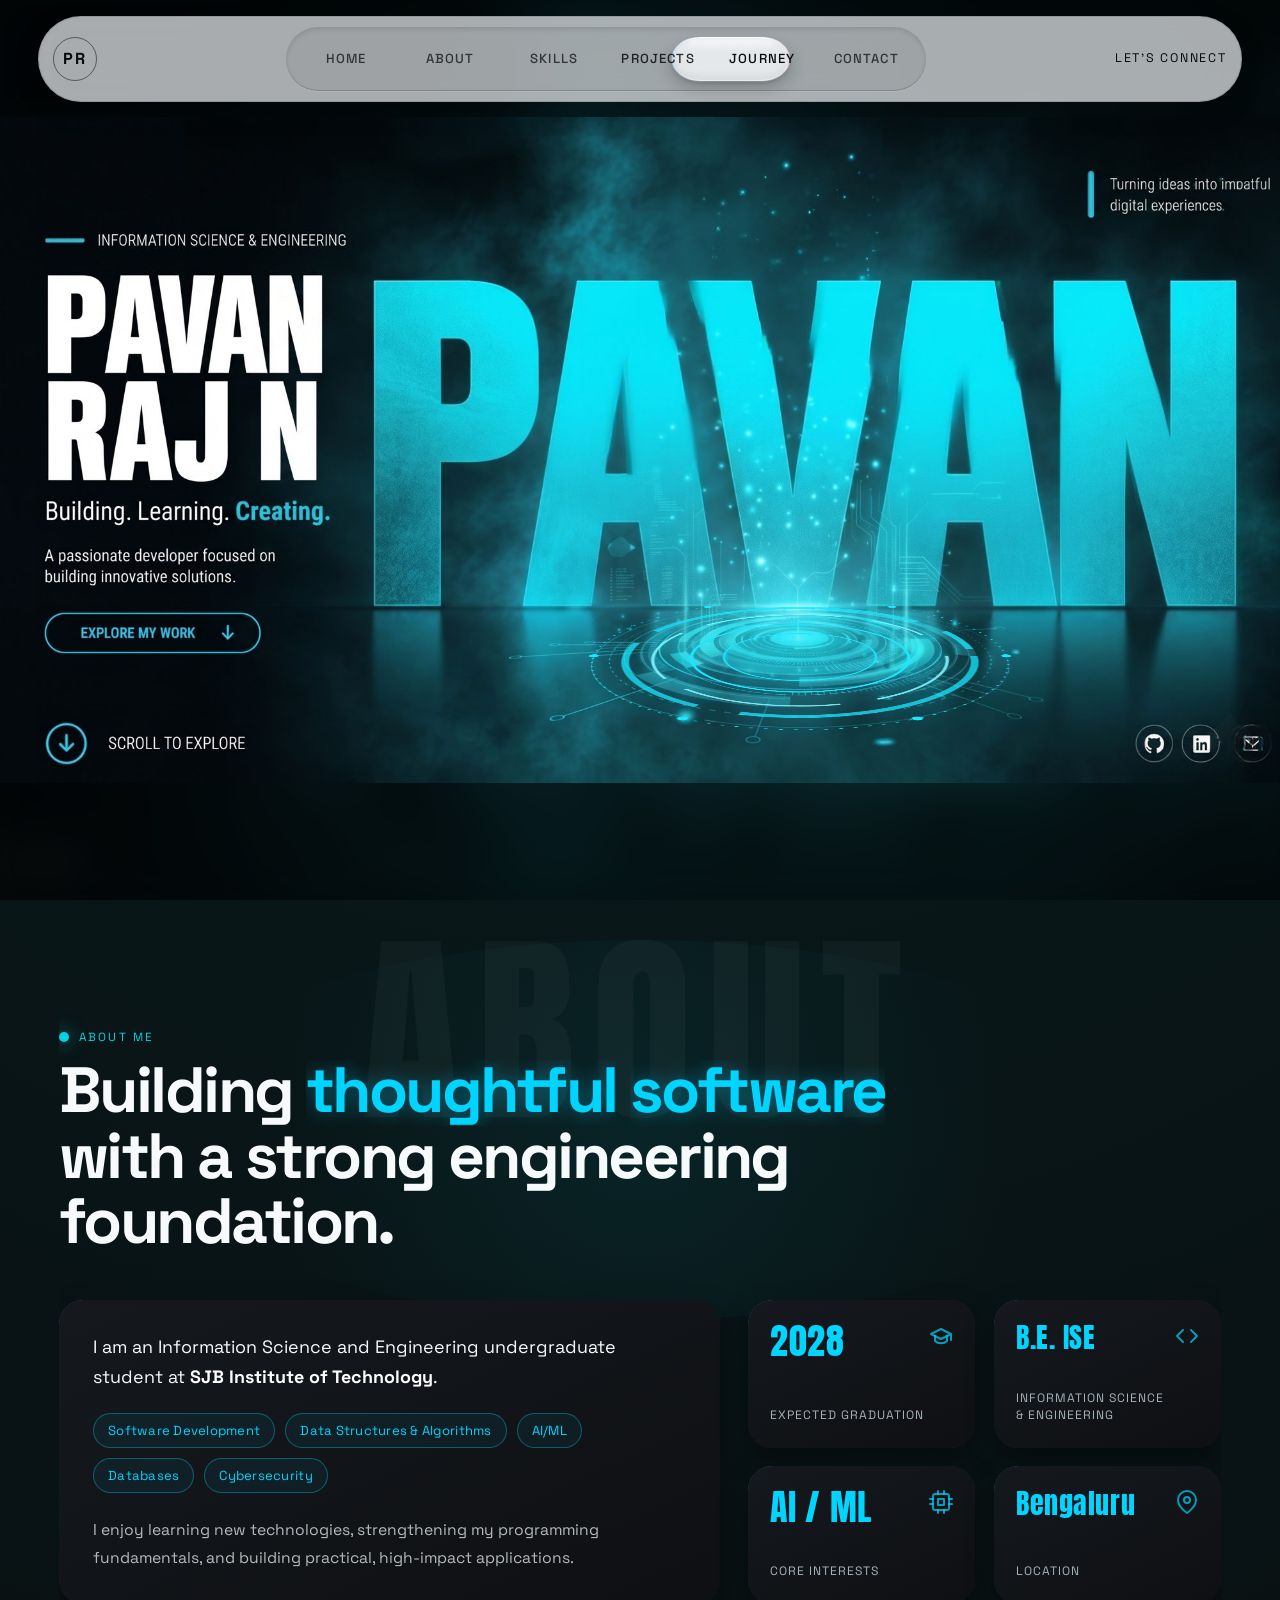
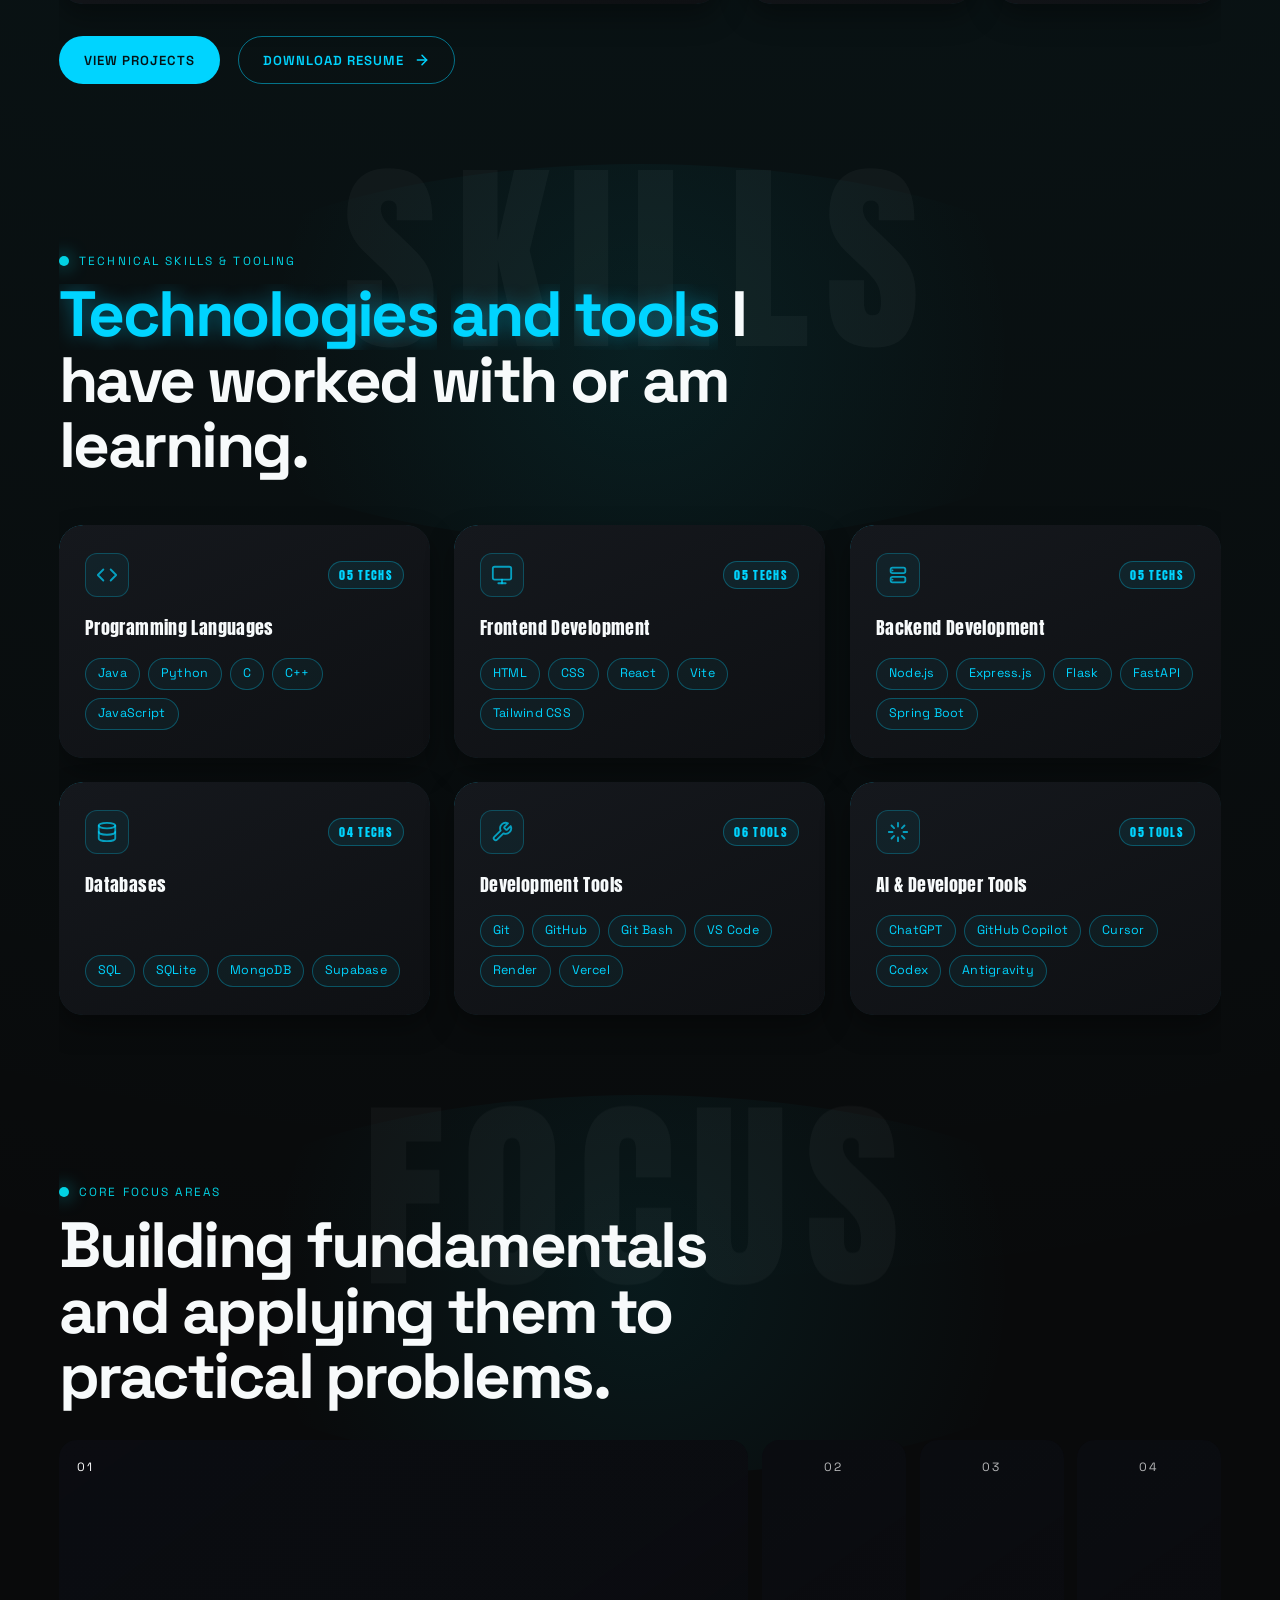
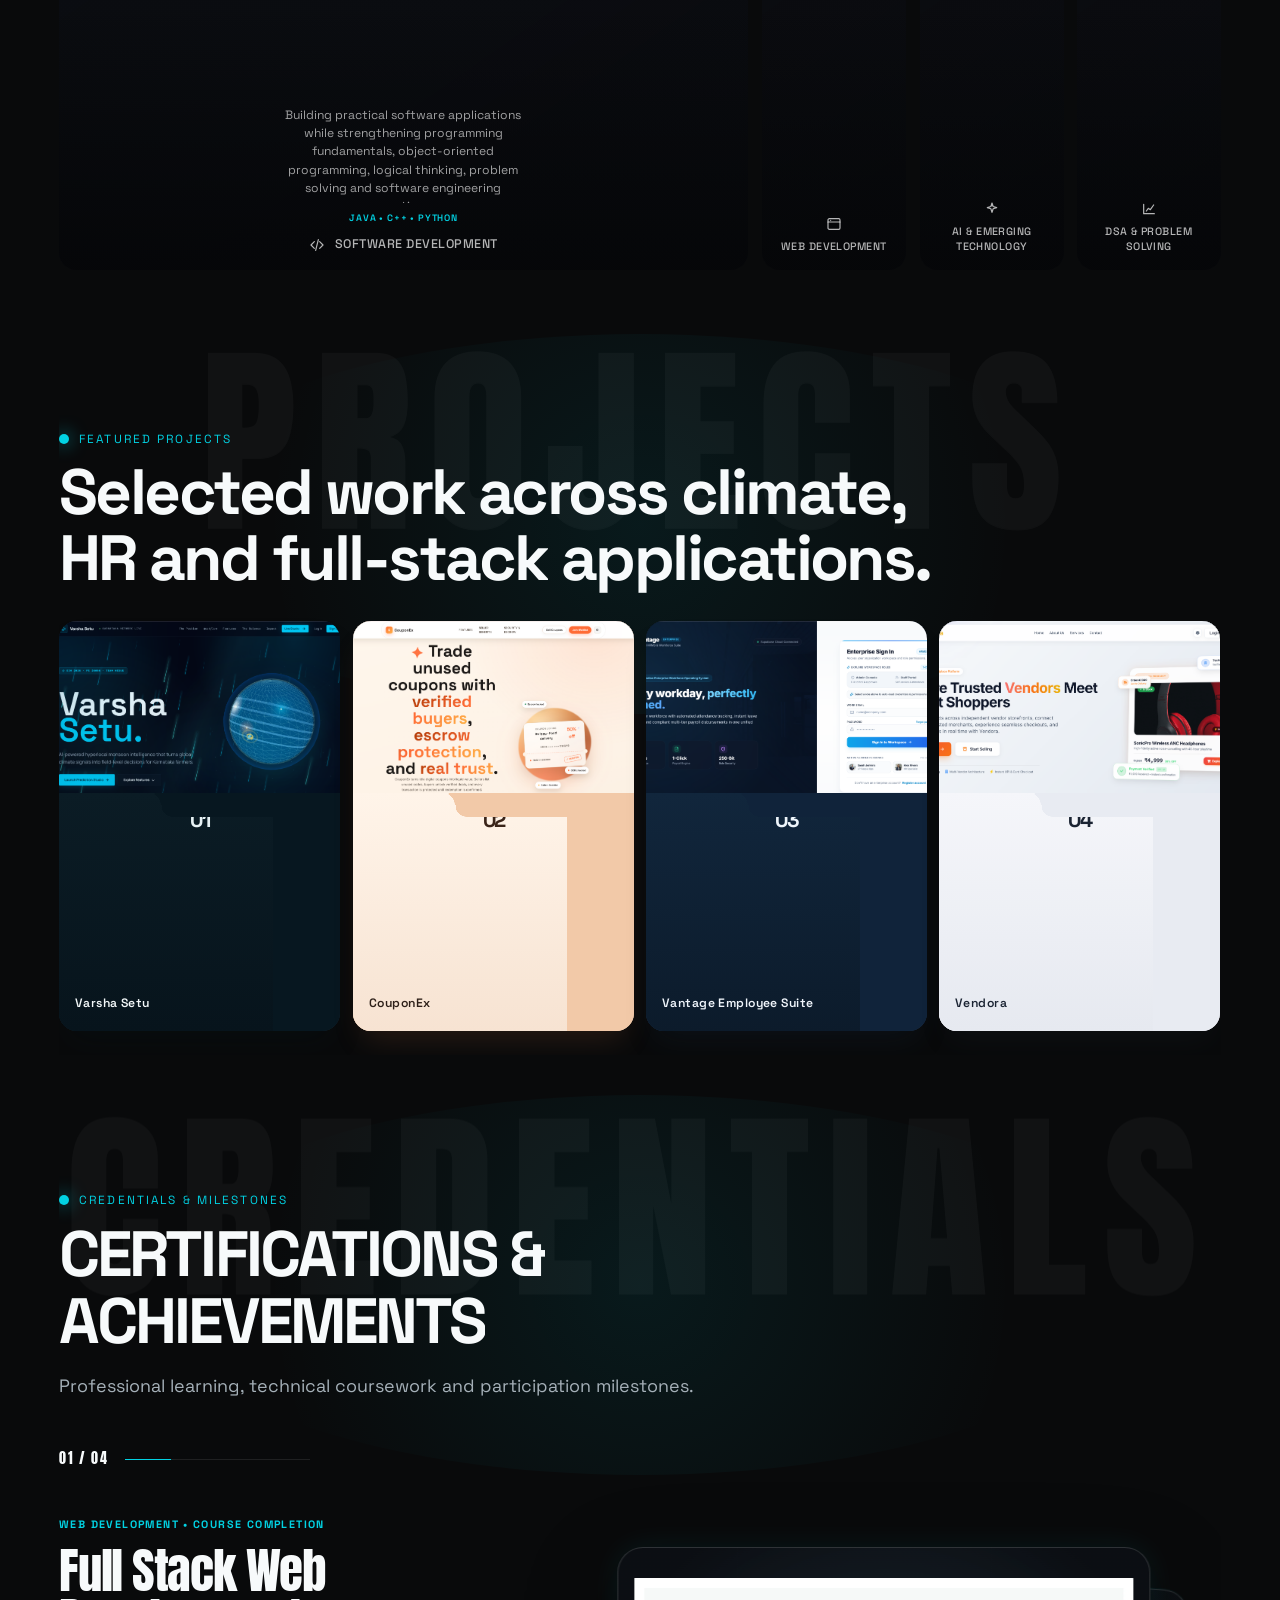
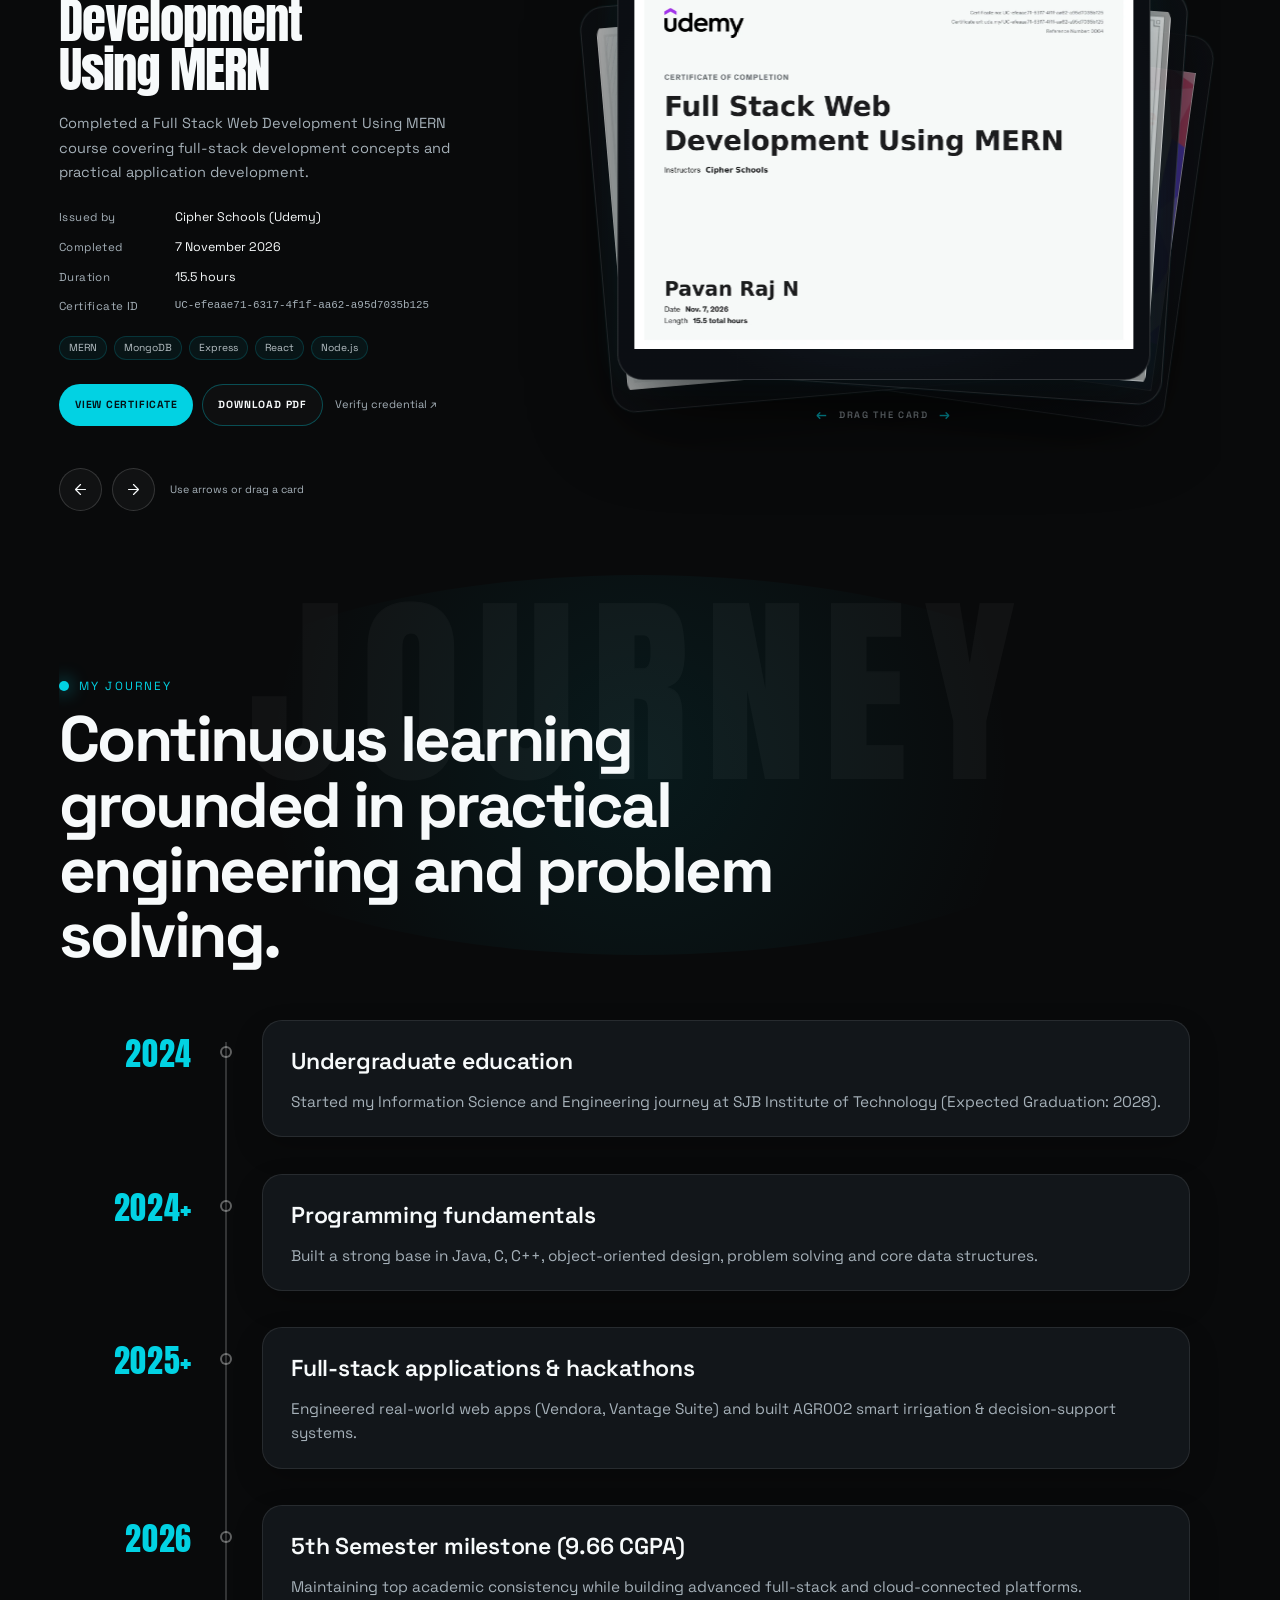
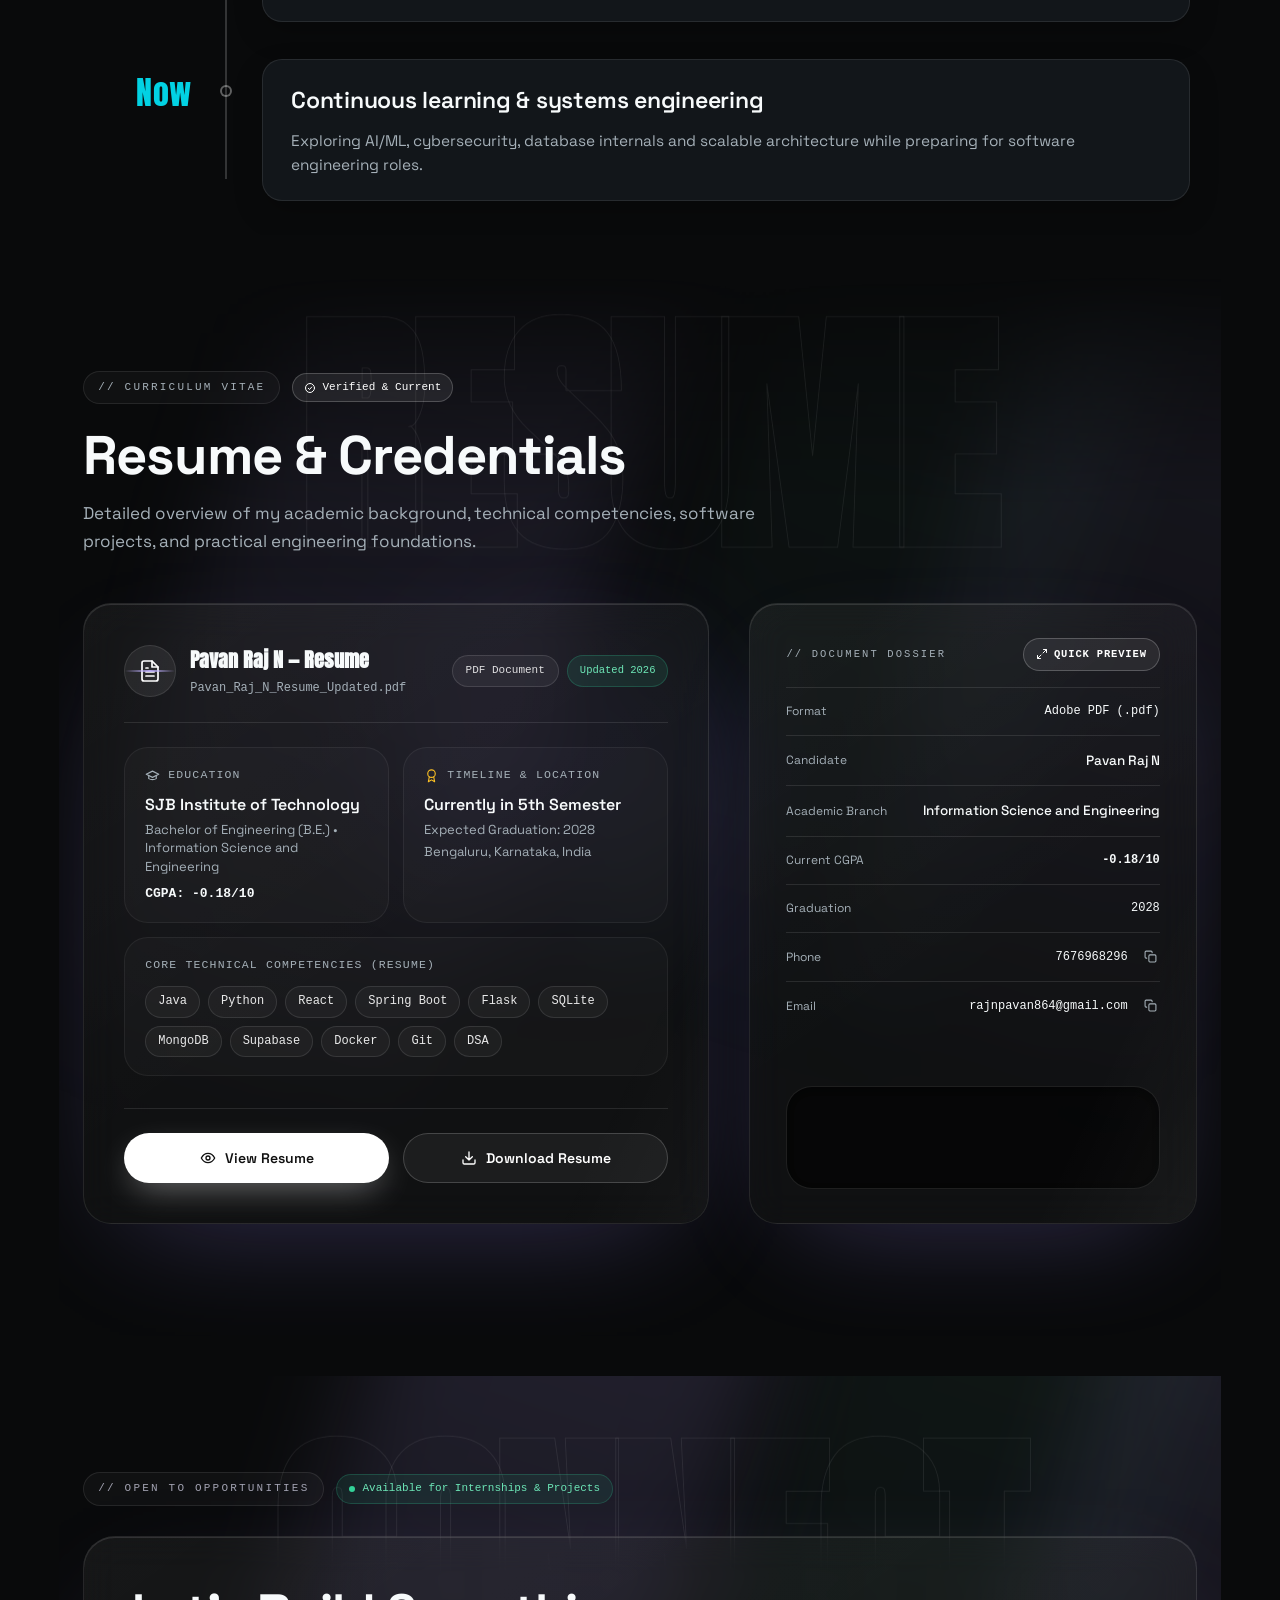
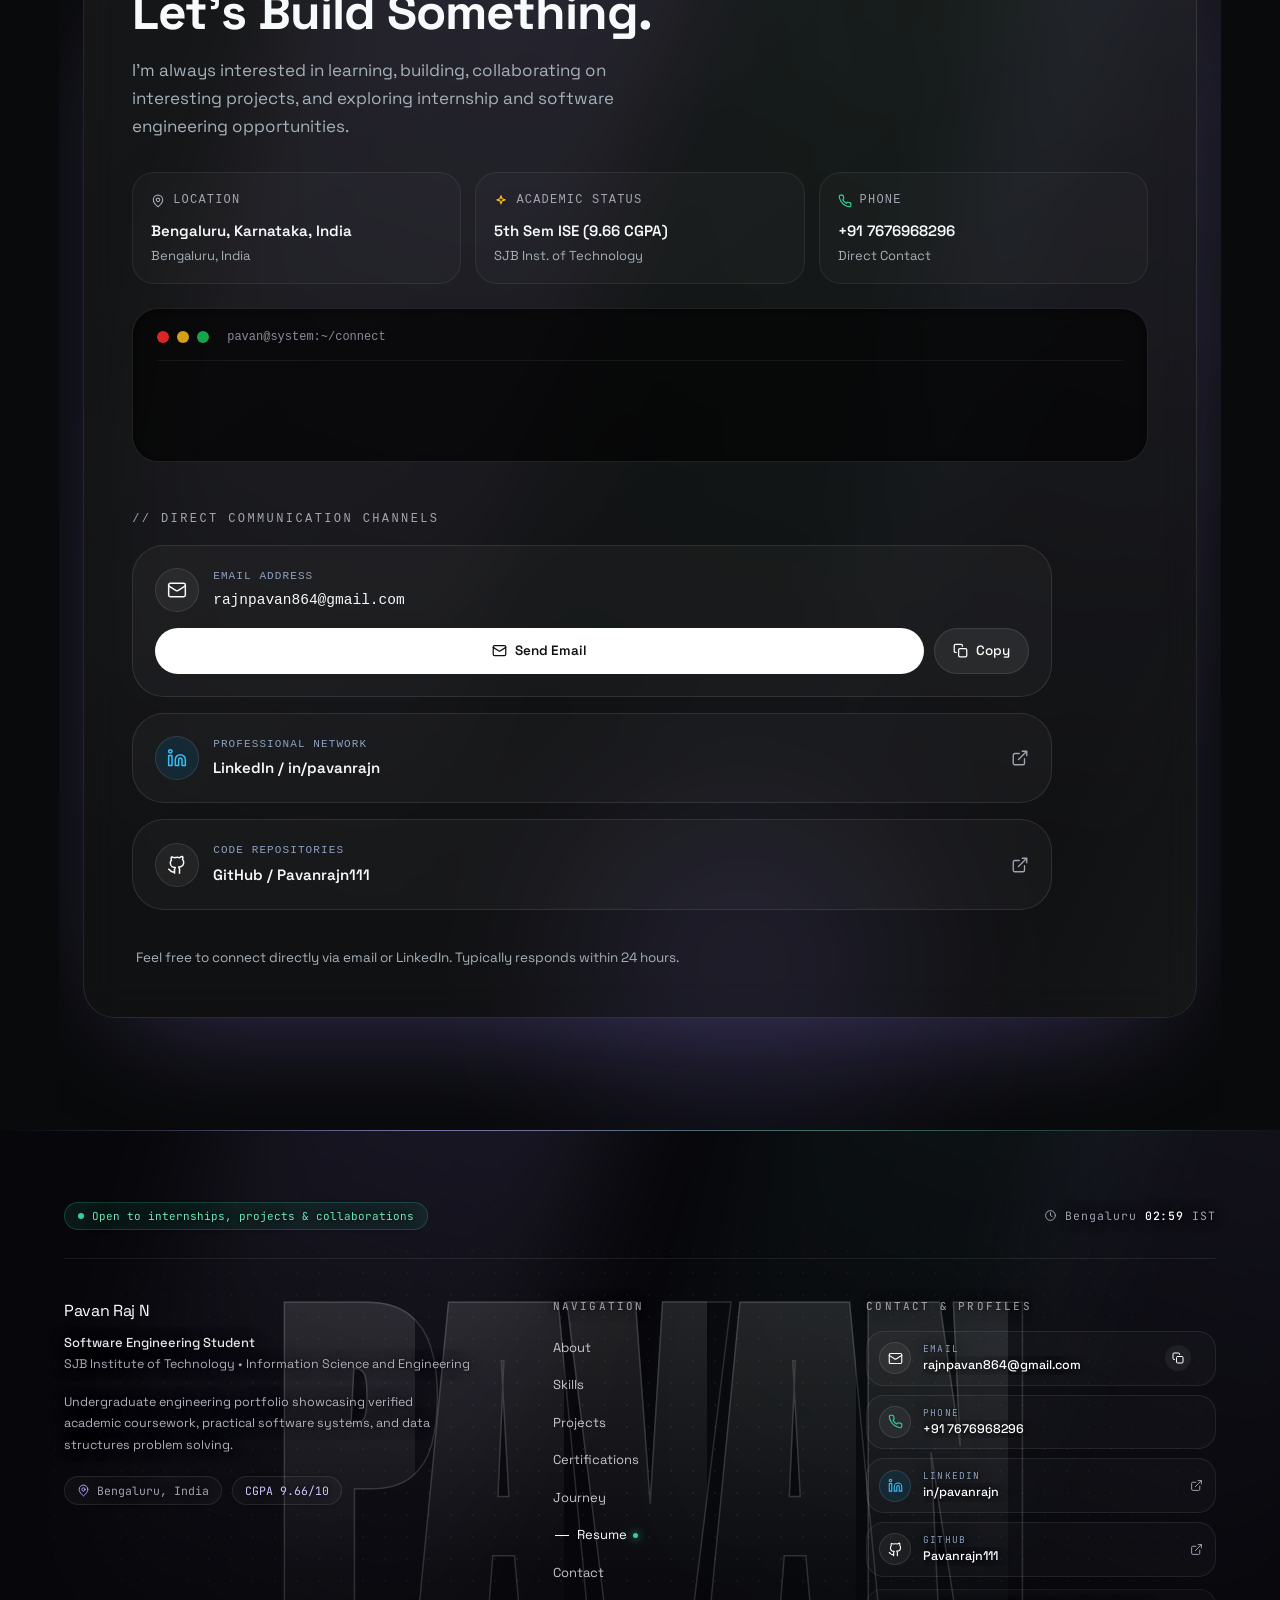
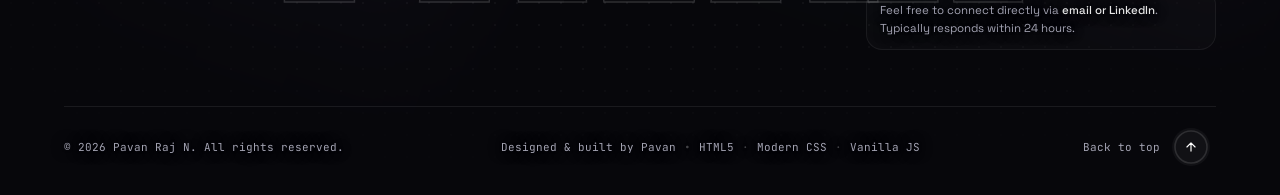
<file: index.html>
<!DOCTYPE html>
<html lang="en">
  <head>
    <meta charset="UTF-8" />
    <meta name="viewport" content="width=device-width, initial-scale=1.0" />
    <meta
      name="description"
      content="Pavan Raj N — Information Science and Engineering student building practical software and AI-powered solutions."
    />
    <title>Pavan Raj N | Portfolio</title>
    <link rel="preconnect" href="https://fonts.googleapis.com" />
    <link rel="preconnect" href="https://fonts.gstatic.com" crossorigin />
    <link
      href="https://fonts.googleapis.com/css2?family=Anton&family=Space+Grotesk:wght@400;500;700&display=swap"
      rel="stylesheet"
    />
    <link
      href="https://fonts.googleapis.com/css2?family=JetBrains+Mono:wght@400;500&display=swap"
      rel="stylesheet"
    />
    <link rel="stylesheet" href="styles.css" />
    <link rel="stylesheet" href="styles/hologram.css" />
    <link href="https://fonts.googleapis.com/css2?family=Oswald:wght@400;500;700&display=swap" rel="stylesheet" />
    <link rel="stylesheet" href="styles/loader.css" />
    <link rel="stylesheet" href="contact-cinematic.css" />
    <link rel="stylesheet" href="resume-cinematic.css" />
    <link rel="stylesheet" href="certifications.css" />
    <link rel="stylesheet" href="footer-cinematic.css" />
    <script>
      (function () {
        var root = document.documentElement;
        root.classList.add("pv-loading");
        try {
          if (sessionStorage.getItem("pvLoaderSeen") && !/[?&]loader/.test(location.search)) {
            root.classList.add("pv-skip");
            root.classList.remove("pv-loading");
          }
        } catch (error) {}
      })();
    </script>
    <noscript>
      <style>
        #pvl { display: none; }
        .pv-stage.pv-wait { opacity: 1; }
        .pv-stage.pv-wait * { animation-play-state: running !important; }
        html.pv-loading { overflow: auto; }
      </style>
    </noscript>
  </head>
  <body>
    <div class="page-shell">
      <header class="topbar">
        <a class="brand" href="#home" aria-label="Go to home section">PR</a>

        <nav class="lgt" id="main-nav" aria-label="Primary navigation">
          <div class="lgt-lens" aria-hidden="true"></div>
          <button class="lgt-tab" data-target="#home" type="button">Home</button>
          <button class="lgt-tab" data-target="#about" type="button">About</button>
          <button class="lgt-tab" data-target="#skills" type="button">Skills</button>
          <button class="lgt-tab" data-target="#projects" type="button">Projects</button>
          <button class="lgt-tab" data-target="#journey" type="button">Journey</button>
          <button class="lgt-tab" data-target="#contact" type="button">Contact</button>
        </nav>

        <a class="nav-link" href="#contact">Let’s connect</a>
      </header>

      <main>
        <section id="home" class="hero">
          <h1 class="sr-only hero-sr-heading">Pavan Raj N — Software Engineering Portfolio</h1>
          <div class="hero-artwork">
            <div class="pv-stage pv-wait" aria-hidden="true">
              <div class="pv-word"><div class="w-dim"></div><div class="w-hold"><div class="w-pool"></div><div class="w-breath"></div></div><div class="w-rise"></div><div class="w-sweep"></div><div class="w-down"></div><div class="w-flare"></div></div>
              <div class="pv-wordg"><div class="a"></div><div class="b"></div></div>
              <canvas class="pv-particles"></canvas>
              <div class="pv-beam"></div>
              <div class="pv-base">
                <svg viewBox="0 0 400 400">
                  <circle class="charge" cx="200" cy="200" r="190" fill="none" stroke="#e8feff" stroke-width="4"/>
                  <g class="r-out">
                    <circle cx="200" cy="200" r="190" fill="none" stroke="#19e6ff" stroke-width="1.6" stroke-dasharray="3 9" opacity=".85"/>
                    <circle class="node" cx="390" cy="200" r="4.5" style="animation-delay:0s"/>
                    <circle class="node" cx="295" cy="364.5" r="4.5" style="animation-delay:.4s"/>
                    <circle class="node" cx="105" cy="364.5" r="4.5" style="animation-delay:.8s"/>
                    <circle class="node" cx="10" cy="200" r="4.5" style="animation-delay:1.2s"/>
                    <circle class="node" cx="105" cy="35.5" r="4.5" style="animation-delay:1.6s"/>
                    <circle class="node" cx="295" cy="35.5" r="4.5" style="animation-delay:2s"/>
                  </g>
                  <circle class="r-seg" cx="200" cy="200" r="160" pathLength="100" fill="none" stroke="#19e6ff" stroke-width="7" stroke-dasharray="30 4 20 4 30 4 6 2" opacity=".75"/>
                  <circle class="r-seg2" cx="200" cy="200" r="135" pathLength="100" fill="none" stroke="#7ff3ff" stroke-width="3" stroke-dasharray="17 4 17 4 17 4 17 4 8 8" opacity=".9"/>
                  <circle cx="200" cy="200" r="108" fill="none" stroke="#19e6ff" stroke-width="1" opacity=".6"/>
                  <circle cx="200" cy="200" r="70" fill="rgba(25,230,255,.18)" stroke="#19e6ff" stroke-width="2"/>
                  <circle class="rip" cx="200" cy="200" r="100" fill="none" stroke="#19e6ff" stroke-width="2.5"/>
                  <circle class="rip" cx="200" cy="200" r="100" fill="none" stroke="#19e6ff" stroke-width="2.5" style="animation-delay:1.2s"/>
                  <circle class="rip" cx="200" cy="200" r="100" fill="none" stroke="#19e6ff" stroke-width="2.5" style="animation-delay:2.4s"/>
                </svg>
              </div>
              <div class="pv-holo">
                <div class="pv-tilt"><div class="pv-float">
                  <div class="pv-clip"><div class="pv-photo"></div><div class="pv-tint"></div><div class="pv-lines"></div><div class="pv-ghost a"></div><div class="pv-ghost b"></div></div>
                  <div class="pv-bar"></div>
                </div></div>
              </div>
            </div>
            <a class="hero-hotspot hero-hotspot-work" href="#projects" aria-label="Explore my work"></a>
            <a class="hero-hotspot hero-hotspot-scroll" href="#about" aria-label="Scroll to explore"></a>
            <a
              class="hero-hotspot hero-hotspot-github"
              href="https://github.com/Pavanrajn111"
              target="_blank"
              rel="noopener noreferrer"
              aria-label="GitHub profile"
            ></a>
            <a
              class="hero-hotspot hero-hotspot-linkedin"
              href="https://www.linkedin.com/in/pavanrajn"
              target="_blank"
              rel="noopener noreferrer"
              aria-label="LinkedIn profile"
            ></a>
            <a
              class="hero-hotspot hero-hotspot-email"
              href="mailto:rajnpavan864@gmail.com"
              aria-label="Email Pavan Raj N"
            ></a>
          </div>
        </section>

        <section id="about" class="about section reveal">
          <div class="section-glow section-glow-about" aria-hidden="true"></div>
          <div class="section-ghost" data-ghost aria-hidden="true">ABOUT</div>
          <div class="section-heading cine-reveal" style="--cine-delay: 0ms">
            <p class="eyebrow">About Me</p>
            <h2>
              <span class="cine-word"><span>Building</span></span>
              <span class="cine-word"><span class="about-highlight">thoughtful</span></span>
              <span class="cine-word"><span class="about-highlight">software</span></span>
              <span class="cine-word"><span>with</span></span>
              <span class="cine-word"><span>a</span></span>
              <span class="cine-word"><span>strong</span></span>
              <span class="cine-word"><span>engineering</span></span>
              <span class="cine-word"><span>foundation.</span></span>
            </h2>
          </div>

          <div class="about-grid">
            <!-- Left Card -->
            <div class="about-card about-card-main cine-reveal" style="--cine-delay: 150ms">
              <div class="about-card-inner">
                <p class="about-lead">
                  I am an Information Science and Engineering undergraduate student at
                  <strong>SJB Institute of Technology</strong>.
                </p>

                <div class="about-pills" aria-label="Core Technical Interests">
                  <span class="about-pill">Software Development</span>
                  <span class="about-pill">Data Structures &amp; Algorithms</span>
                  <span class="about-pill">AI/ML</span>
                  <span class="about-pill">Databases</span>
                  <span class="about-pill">Cybersecurity</span>
                </div>

                <p class="about-subtext">
                  I enjoy learning new technologies, strengthening my programming fundamentals, and building practical, high-impact applications.
                </p>
              </div>
            </div>

            <!-- Right Stat Cards (2x2 Grid) -->
            <div class="about-stats-grid">
              <!-- Stat 1: 2028 -->
              <div class="about-card about-card-stat cine-reveal" style="--cine-delay: 250ms; --stagger-delay: -1.5s" tabindex="0">
                <div class="about-card-inner">
                  <div class="stat-top">
                    <span class="stat-number">2028</span>
                    <svg class="stat-icon" viewBox="0 0 24 24" fill="none" stroke="currentColor" stroke-width="2" stroke-linecap="round" stroke-linejoin="round" aria-hidden="true">
                      <path d="M22 10v6M2 10l10-5 10 5-10 5z"></path>
                      <path d="M6 12v5c3 3 9 3 12 0v-5"></path>
                    </svg>
                  </div>
                  <span class="stat-label">Expected Graduation</span>
                </div>
              </div>

              <!-- Stat 2: B.E. ISE -->
              <div class="about-card about-card-stat cine-reveal" style="--cine-delay: 350ms; --stagger-delay: -3s" tabindex="0">
                <div class="about-card-inner">
                  <div class="stat-top">
                    <span class="stat-number stat-number-sm">B.E. ISE</span>
                    <svg class="stat-icon" viewBox="0 0 24 24" fill="none" stroke="currentColor" stroke-width="2" stroke-linecap="round" stroke-linejoin="round" aria-hidden="true">
                      <polyline points="16 18 22 12 16 6"></polyline>
                      <polyline points="8 6 2 12 8 18"></polyline>
                    </svg>
                  </div>
                  <span class="stat-label">Information Science &amp; Engineering</span>
                </div>
              </div>

              <!-- Stat 3: AI / ML -->
              <div class="about-card about-card-stat cine-reveal" style="--cine-delay: 450ms; --stagger-delay: -4.5s" tabindex="0">
                <div class="about-card-inner">
                  <div class="stat-top">
                    <span class="stat-number">AI / ML</span>
                    <svg class="stat-icon" viewBox="0 0 24 24" fill="none" stroke="currentColor" stroke-width="2" stroke-linecap="round" stroke-linejoin="round" aria-hidden="true">
                      <rect x="4" y="4" width="16" height="16" rx="2"></rect>
                      <rect x="9" y="9" width="6" height="6"></rect>
                      <line x1="9" y1="1" x2="9" y2="4"></line>
                      <line x1="15" y1="1" x2="15" y2="4"></line>
                      <line x1="9" y1="20" x2="9" y2="23"></line>
                      <line x1="15" y1="20" x2="15" y2="23"></line>
                      <line x1="20" y1="9" x2="23" y2="9"></line>
                      <line x1="20" y1="14" x2="23" y2="14"></line>
                      <line x1="1" y1="9" x2="4" y2="9"></line>
                      <line x1="1" y1="14" x2="4" y2="14"></line>
                    </svg>
                  </div>
                  <span class="stat-label">Core Interests</span>
                </div>
              </div>

              <!-- Stat 4: Bengaluru -->
              <div class="about-card about-card-stat cine-reveal" style="--cine-delay: 550ms; --stagger-delay: -6s" tabindex="0">
                <div class="about-card-inner">
                  <div class="stat-top">
                    <span class="stat-number stat-number-sm">Bengaluru</span>
                    <svg class="stat-icon" viewBox="0 0 24 24" fill="none" stroke="currentColor" stroke-width="2" stroke-linecap="round" stroke-linejoin="round" aria-hidden="true">
                      <path d="M21 10c0 7-9 13-9 13s-9-6-9-13a9 9 0 0 1 18 0z"></path>
                      <circle cx="12" cy="10" r="3"></circle>
                    </svg>
                  </div>
                  <span class="stat-label">Location</span>
                </div>
              </div>
            </div>
          </div>

          <!-- Call to Action Buttons -->
          <div class="about-actions cine-reveal" style="--cine-delay: 650ms">
            <a href="#projects" class="about-btn about-btn-primary">
              <span>View Projects</span>
            </a>
            <a href="Pavan_Raj_N_Resume_Updated.pdf" download class="about-btn about-btn-secondary">
              <span>Download Resume</span>
              <svg class="btn-arrow" viewBox="0 0 24 24" fill="none" stroke="currentColor" stroke-width="2.2" stroke-linecap="round" stroke-linejoin="round" aria-hidden="true">
                <line x1="5" y1="12" x2="19" y2="12"></line>
                <polyline points="12 5 19 12 12 19"></polyline>
              </svg>
            </a>
          </div>
        </section>

        <section id="skills" class="skills section reveal">
          <div class="section-glow section-glow-skills" aria-hidden="true"></div>
          <div class="section-ghost" data-ghost aria-hidden="true">SKILLS</div>
          <div class="section-heading narrow cine-reveal" style="--cine-delay: 0ms">
            <p class="eyebrow">Technical Skills &amp; Tooling</p>
            <h2>
              <span class="cine-word"><span class="skills-highlight">Technologies</span></span>
              <span class="cine-word"><span class="skills-highlight">and</span></span>
              <span class="cine-word"><span class="skills-highlight">tools</span></span>
              <span class="cine-word"><span>I</span></span>
              <span class="cine-word"><span>have</span></span>
              <span class="cine-word"><span>worked</span></span>
              <span class="cine-word"><span>with</span></span>
              <span class="cine-word"><span>or</span></span>
              <span class="cine-word"><span>am</span></span>
              <span class="cine-word"><span>learning.</span></span>
            </h2>
          </div>

          <div class="skill-grid" aria-label="Technical skills and tools">
            <!-- Card 1: Programming Languages -->
            <article class="skill-card cine-reveal" style="--cine-delay: 100ms; --stagger-delay: 0s" tabindex="0">
              <div class="skill-card-inner">
                <div class="skill-card-head">
                  <div class="skill-icon-wrap" aria-hidden="true">
                    <svg class="skill-icon" viewBox="0 0 24 24" fill="none" stroke="currentColor" stroke-width="2" stroke-linecap="round" stroke-linejoin="round">
                      <polyline points="16 18 22 12 16 6"></polyline>
                      <polyline points="8 6 2 12 8 18"></polyline>
                    </svg>
                  </div>
                  <span class="skill-count" aria-label="5 technologies">05 TECHS</span>
                </div>
                <div class="skill-card-title"><h3>Programming Languages</h3></div>
                <div class="skill-pills">
                  <span class="skill-pill">Java</span>
                  <span class="skill-pill">Python</span>
                  <span class="skill-pill">C</span>
                  <span class="skill-pill">C++</span>
                  <span class="skill-pill">JavaScript</span>
                </div>
              </div>
            </article>

            <!-- Card 2: Frontend Development -->
            <article class="skill-card cine-reveal" style="--cine-delay: 200ms; --stagger-delay: -2s" tabindex="0">
              <div class="skill-card-inner">
                <div class="skill-card-head">
                  <div class="skill-icon-wrap" aria-hidden="true">
                    <svg class="skill-icon" viewBox="0 0 24 24" fill="none" stroke="currentColor" stroke-width="2" stroke-linecap="round" stroke-linejoin="round">
                      <rect x="2" y="3" width="20" height="14" rx="2" ry="2"></rect>
                      <line x1="8" y1="21" x2="16" y2="21"></line>
                      <line x1="12" y1="17" x2="12" y2="21"></line>
                    </svg>
                  </div>
                  <span class="skill-count" aria-label="5 technologies">05 TECHS</span>
                </div>
                <div class="skill-card-title"><h3>Frontend Development</h3></div>
                <div class="skill-pills">
                  <span class="skill-pill">HTML</span>
                  <span class="skill-pill">CSS</span>
                  <span class="skill-pill">React</span>
                  <span class="skill-pill">Vite</span>
                  <span class="skill-pill">Tailwind CSS</span>
                </div>
              </div>
            </article>

            <!-- Card 3: Backend Development -->
            <article class="skill-card cine-reveal" style="--cine-delay: 300ms; --stagger-delay: -4s" tabindex="0">
              <div class="skill-card-inner">
                <div class="skill-card-head">
                  <div class="skill-icon-wrap" aria-hidden="true">
                    <svg class="skill-icon" viewBox="0 0 24 24" fill="none" stroke="currentColor" stroke-width="2" stroke-linecap="round" stroke-linejoin="round">
                      <rect x="4" y="4" width="16" height="6" rx="2"></rect>
                      <rect x="4" y="14" width="16" height="6" rx="2"></rect>
                      <line x1="6" y1="7" x2="6.01" y2="7"></line>
                      <line x1="6" y1="17" x2="6.01" y2="17"></line>
                    </svg>
                  </div>
                  <span class="skill-count" aria-label="5 technologies">05 TECHS</span>
                </div>
                <div class="skill-card-title"><h3>Backend Development</h3></div>
                <div class="skill-pills">
                  <span class="skill-pill">Node.js</span>
                  <span class="skill-pill">Express.js</span>
                  <span class="skill-pill">Flask</span>
                  <span class="skill-pill">FastAPI</span>
                  <span class="skill-pill">Spring Boot</span>
                </div>
              </div>
            </article>

            <!-- Card 4: Databases -->
            <article class="skill-card cine-reveal" style="--cine-delay: 400ms; --stagger-delay: -6s" tabindex="0">
              <div class="skill-card-inner">
                <div class="skill-card-head">
                  <div class="skill-icon-wrap" aria-hidden="true">
                    <svg class="skill-icon" viewBox="0 0 24 24" fill="none" stroke="currentColor" stroke-width="2" stroke-linecap="round" stroke-linejoin="round">
                      <ellipse cx="12" cy="5" rx="9" ry="3"></ellipse>
                      <path d="M21 12c0 1.66-4 3-9 3s-9-1.34-9-3"></path>
                      <path d="M3 5v14c0 1.66 4 3 9 3s9-1.34 9-3V5"></path>
                    </svg>
                  </div>
                  <span class="skill-count" aria-label="4 technologies">04 TECHS</span>
                </div>
                <div class="skill-card-title"><h3>Databases</h3></div>
                <div class="skill-pills">
                  <span class="skill-pill">SQL</span>
                  <span class="skill-pill">SQLite</span>
                  <span class="skill-pill">MongoDB</span>
                  <span class="skill-pill">Supabase</span>
                </div>
              </div>
            </article>

            <!-- Card 5: Development Tools -->
            <article class="skill-card cine-reveal" style="--cine-delay: 500ms; --stagger-delay: -8s" tabindex="0">
              <div class="skill-card-inner">
                <div class="skill-card-head">
                  <div class="skill-icon-wrap" aria-hidden="true">
                    <svg class="skill-icon" viewBox="0 0 24 24" fill="none" stroke="currentColor" stroke-width="2" stroke-linecap="round" stroke-linejoin="round">
                      <path d="M14.7 6.3a1 1 0 0 0 0 1.4l1.6 1.6a1 1 0 0 0 1.4 0l3.77-3.77a6 6 0 0 1-7.94 7.94l-6.91 6.91a2.12 2.12 0 0 1-3-3l6.91-6.91a6 6 0 0 1 7.94-7.94l-3.76 3.76z"></path>
                    </svg>
                  </div>
                  <span class="skill-count" aria-label="6 technologies">06 TOOLS</span>
                </div>
                <div class="skill-card-title"><h3>Development Tools</h3></div>
                <div class="skill-pills">
                  <span class="skill-pill">Git</span>
                  <span class="skill-pill">GitHub</span>
                  <span class="skill-pill">Git Bash</span>
                  <span class="skill-pill">VS Code</span>
                  <span class="skill-pill">Render</span>
                  <span class="skill-pill">Vercel</span>
                </div>
              </div>
            </article>

            <!-- Card 6: AI & Developer Tools -->
            <article class="skill-card cine-reveal" style="--cine-delay: 600ms; --stagger-delay: -10s" tabindex="0">
              <div class="skill-card-inner">
                <div class="skill-card-head">
                  <div class="skill-icon-wrap" aria-hidden="true">
                    <svg class="skill-icon" viewBox="0 0 24 24" fill="none" stroke="currentColor" stroke-width="2" stroke-linecap="round" stroke-linejoin="round">
                      <path d="M12 2v4M12 18v4M4.93 4.93l2.83 2.83M16.24 16.24l2.83 2.83M2 12h4M18 12h4M4.93 19.07l2.83-2.83M16.24 7.76l2.83-2.83"></path>
                    </svg>
                  </div>
                  <span class="skill-count" aria-label="5 tools">05 TOOLS</span>
                </div>
                <div class="skill-card-title"><h3>AI &amp; Developer Tools</h3></div>
                <div class="skill-pills">
                  <span class="skill-pill">ChatGPT</span>
                  <span class="skill-pill">GitHub Copilot</span>
                  <span class="skill-pill">Cursor</span>
                  <span class="skill-pill">Codex</span>
                  <span class="skill-pill">Antigravity</span>
                </div>
              </div>
            </article>
          </div>
        </section>

        <section id="focus-areas" class="focus-areas section reveal">
          <div class="section-glow section-glow-focus-areas" aria-hidden="true"></div>
          <div class="section-ghost" data-ghost aria-hidden="true">FOCUS</div>
          <div class="section-heading narrow cine-reveal" style="--cine-delay: 0ms">
            <p class="eyebrow">Core Focus Areas</p>
            <h2><span class="cine-word"><span>Building</span></span> <span class="cine-word"><span>fundamentals</span></span> <span class="cine-word"><span>and</span></span> <span class="cine-word"><span>applying</span></span> <span class="cine-word"><span>them</span></span> <span class="cine-word"><span>to</span></span> <span class="cine-word"><span>practical</span></span> <span class="cine-word"><span>problems.</span></span></h2>
          </div>

          <div class="eag focus-accordion" id="focus-gallery" aria-label="Core focus areas">
            <button class="eag-panel is-active cine-reveal" style="--cine-delay: 120ms" type="button" aria-label="Software Development" aria-controls="focus-detail-software">
              <div class="eag-art" style="--img: linear-gradient(145deg, rgba(7, 16, 24, .12), rgba(7, 10, 14, .28)), url('https://images.unsplash.com/photo-1555066931-4365d14bab8c?auto=format&fit=crop&w=1400&q=85');"></div>
              <span class="eag-num">01</span>
              <div class="eag-foot">
                <div class="focus-detail" id="focus-detail-software" aria-hidden="false">
                  <p class="eag-caption">Building practical software applications while strengthening programming fundamentals, object-oriented programming, logical thinking, problem solving and software engineering practices.</p>
                  <span class="focus-tech">JAVA &bull; C++ &bull; PYTHON</span>
                </div>
                <div class="eag-meta">
                  <svg viewBox="0 0 24 24" aria-hidden="true"><path d="m8 7-5 5 5 5M16 7l5 5-5 5M14 4l-4 16"/></svg>
                  <span class="eag-title">Software Development</span>
                </div>
              </div>
            </button>

            <button class="eag-panel cine-reveal" style="--cine-delay: 240ms" type="button" aria-label="Web Development" aria-controls="focus-detail-web">
              <div class="eag-art" style="--img: linear-gradient(145deg, rgba(7, 16, 24, .12), rgba(7, 10, 14, .28)), url('https://images.unsplash.com/photo-1498050108023-c5249f4df085?auto=format&fit=crop&w=1400&q=85');"></div>
              <span class="eag-num">02</span>
              <div class="eag-foot">
                <div class="focus-detail" id="focus-detail-web" aria-hidden="true">
                  <p class="eag-caption">Developing responsive web applications and full-stack systems using modern frontend and backend technologies, databases and application development frameworks.</p>
                  <span class="focus-tech">REACT &bull; NODE.JS &bull; SPRING BOOT &bull; FLASK</span>
                </div>
                <div class="eag-meta">
                  <svg viewBox="0 0 24 24" aria-hidden="true"><rect x="3" y="4" width="18" height="16" rx="2"/><path d="M3 9h18M7 6.5h.01"/></svg>
                  <span class="eag-title">Web Development</span>
                </div>
              </div>
            </button>

            <button class="eag-panel cine-reveal" style="--cine-delay: 360ms" type="button" aria-label="AI and Emerging Technology" aria-controls="focus-detail-ai">
              <div class="eag-art" style="--img: linear-gradient(145deg, rgba(7, 16, 24, .12), rgba(7, 10, 14, .28)), url('https://images.unsplash.com/photo-1677442136019-21780ecad995?auto=format&fit=crop&w=1400&q=85');"></div>
              <span class="eag-num">03</span>
              <div class="eag-foot">
                <div class="focus-detail" id="focus-detail-ai" aria-hidden="true">
                  <p class="eag-caption">Exploring artificial intelligence, machine learning and modern AI-powered developer tools while applying new concepts to practical projects and problem-solving workflows.</p>
                  <span class="focus-tech">AI/ML &bull; MACHINE LEARNING &bull; AI TOOLS</span>
                </div>
                <div class="eag-meta">
                  <svg viewBox="0 0 24 24" aria-hidden="true"><path d="m12 3 1.7 5.3L19 10l-5.3 1.7L12 17l-1.7-5.3L5 10l5.3-1.7L12 3Z"/></svg>
                  <span class="eag-title">AI &amp; Emerging Technology</span>
                </div>
              </div>
            </button>

            <button class="eag-panel cine-reveal" style="--cine-delay: 480ms" type="button" aria-label="DSA and Problem Solving" aria-controls="focus-detail-dsa">
              <div class="eag-art" style="--img: linear-gradient(145deg, rgba(7, 16, 24, .12), rgba(7, 10, 14, .28)), url('https://images.unsplash.com/photo-1509228468518-180dd4864904?auto=format&fit=crop&w=1400&q=85');"></div>
              <span class="eag-num">04</span>
              <div class="eag-foot">
                <div class="focus-detail" id="focus-detail-dsa" aria-hidden="true">
                  <p class="eag-caption">Improving algorithmic thinking through consistent data structures and algorithms practice, coding problems, logical reasoning and structured problem solving.</p>
                  <span class="focus-tech">DSA &bull; JAVA &bull; ALGORITHMS</span>
                </div>
                <div class="eag-meta">
                  <svg viewBox="0 0 24 24" aria-hidden="true"><path d="M4 19V5M4 19h16M8 15l3-4 3 2 5-7"/></svg>
                  <span class="eag-title">DSA &amp; Problem Solving</span>
                </div>
              </div>
            </button>
          </div>
        </section>

        <section id="projects" class="projects section reveal">
          <div class="section-glow section-glow-projects" aria-hidden="true"></div>
          <div class="section-ghost" data-ghost aria-hidden="true">PROJECTS</div>
          <div class="section-heading cine-reveal" style="--cine-delay: 0ms">
            <p class="eyebrow">Featured Projects</p>
            <h2><span class="cine-word"><span>Selected</span></span> <span class="cine-word"><span>work</span></span> <span class="cine-word"><span>across</span></span> <span class="cine-word"><span>climate,</span></span> <span class="cine-word"><span>HR</span></span> <span class="cine-word"><span>and</span></span> <span class="cine-word"><span>full-stack</span></span> <span class="cine-word"><span>applications.</span></span></h2>
          </div>

          <div class="frc project-folder-grid" id="project-folders" aria-label="Project folders">
            <article class="frc-card project-folder t-violet cine-reveal" style="--cine-delay: 140ms" aria-label="Project 01: Varsha Setu">
              <div class="frc-art" aria-hidden="true"></div>
              <div class="frc-obj project-preview" data-image-path="Project/VarshaSetu.png" role="img" aria-label="Screenshot of Varsha Setu">
                <div class="project-image-placeholder" aria-hidden="true">
                  <svg viewBox="0 0 48 36"><rect x="3" y="3" width="42" height="30" rx="3"/><circle cx="16" cy="14" r="3"/><path d="m6 29 11-10 7 6 6-5 12 9"/></svg>
                  <span>Project screenshot</span>
                </div>
              </div>
              <div class="frc-body">
                <span class="frc-num">01</span>
                <svg class="frc-arrow" viewBox="0 0 10 10" aria-hidden="true"><path d="M2 8L8 2M3.5 2H8v4.5"/></svg>
                <div class="frc-foot">
                  <span class="project-category">CLIMATE INTELLIGENCE</span>
                  <h3 class="frc-title"><button class="project-toggle" type="button" aria-expanded="false" aria-controls="project-details-varsha">Varsha Setu</button></h3>
                  <div class="project-open-details" id="project-details-varsha" aria-hidden="true" inert>
                    <p class="frc-text">A hyperlocal monsoon outlook and climate-risk advisory platform connecting seasonal forecasts with regional agronomic guidance.</p>
                    <ul class="project-tech" aria-label="Technologies">
                      <li>React</li><li>TypeScript</li><li>FastAPI</li><li>ML</li><li>SQLite</li>
                    </ul>
                    <div class="project-links">
                      <a class="folder-link" href="https://github.com/Pavanrajn111/VarshaSetu" target="_blank" rel="noreferrer">GitHub</a>
                      <a class="folder-link folder-link-live" href="https://varsha-setu-six.vercel.app/" target="_blank" rel="noreferrer">Live site <span aria-hidden="true">↗</span></a>
                    </div>
                  </div>
                </div>
              </div>
            </article>

            <article class="frc-card project-folder t-violet cine-reveal" style="--cine-delay: 260ms" aria-label="Project 02: CouponEx">
              <div class="frc-art" aria-hidden="true"></div>
              <div class="frc-obj project-preview" data-image-path="Project/CouponEx.png" role="img" aria-label="Screenshot of CouponEx">
                <div class="project-image-placeholder" aria-hidden="true">
                  <svg viewBox="0 0 48 36"><rect x="3" y="3" width="42" height="30" rx="3"/><circle cx="16" cy="14" r="3"/><path d="m6 29 11-10 7 6 6-5 12 9"/></svg>
                  <span>Project screenshot</span>
                </div>
              </div>
              <div class="frc-body">
                <span class="frc-num">02</span>
                <svg class="frc-arrow" viewBox="0 0 10 10" aria-hidden="true"><path d="M2 8L8 2M3.5 2H8v4.5"/></svg>
                <div class="frc-foot">
                  <span class="project-category">FULL-STACK &bull; FINTECH SIMULATION</span>
                  <h3 class="frc-title"><button class="project-toggle" type="button" aria-expanded="false" aria-controls="project-details-couponex">CouponEx</button></h3>
                  <div class="project-open-details" id="project-details-couponex" aria-hidden="true" inert>
                    <p class="frc-text">A coupon marketplace and digital-credit app with authentication, coupon management, simulated payments, wallet credits and redemption workflows.</p>
                    <ul class="project-tech" aria-label="Technologies">
                      <li>React</li><li>Vite</li><li>Node.js</li><li>Express.js</li><li>MongoDB</li><li>JWT</li><li>SQLite</li>
                    </ul>
                    <div class="project-links">
                      <a class="folder-link" href="https://github.com/Pavanrajn111/CouponEx" target="_blank" rel="noreferrer">GitHub</a>
                    </div>
                  </div>
                </div>
              </div>
            </article>

            <article class="frc-card project-folder t-violet cine-reveal" style="--cine-delay: 380ms" aria-label="Project 03: Vantage Employee Suite">
              <div class="frc-art" aria-hidden="true"></div>
              <div class="frc-obj project-preview" data-image-path="Project/Vantage.png" role="img" aria-label="Screenshot of Vantage Employee Suite">
                <div class="project-image-placeholder" aria-hidden="true">
                  <svg viewBox="0 0 48 36"><rect x="3" y="3" width="42" height="30" rx="3"/><circle cx="16" cy="14" r="3"/><path d="m6 29 11-10 7 6 6-5 12 9"/></svg>
                  <span>Project screenshot</span>
                </div>
              </div>
              <div class="frc-body">
                <span class="frc-num">03</span>
                <svg class="frc-arrow" viewBox="0 0 10 10" aria-hidden="true"><path d="M2 8L8 2M3.5 2H8v4.5"/></svg>
                <div class="frc-foot">
                  <span class="project-category">HR MANAGEMENT SYSTEM</span>
                  <h3 class="frc-title"><button class="project-toggle" type="button" aria-expanded="false" aria-controls="project-details-vantage">Vantage Employee Suite</button></h3>
                  <div class="project-open-details" id="project-details-vantage" aria-hidden="true" inert>
                    <p class="frc-text">An employee and HR suite for attendance, leave management, payroll visibility, employee records and reporting, using browser storage.</p>
                    <ul class="project-tech" aria-label="Technologies">
                      <li>React</li><li>Vite</li><li>Tailwind CSS</li><li>JavaScript</li><li>Supabase</li><li>React Router</li>
                    </ul>
                    <div class="project-links">
                      <a class="folder-link" href="https://github.com/Pavanrajn111/Vantage-Employee" target="_blank" rel="noreferrer">GitHub</a>
                      <a class="folder-link folder-link-live" href="https://vantage-employee.vercel.app" target="_blank" rel="noreferrer">Live site <span aria-hidden="true">↗</span></a>
                    </div>
                  </div>
                </div>
              </div>
            </article>

            <article class="frc-card project-folder t-violet cine-reveal" style="--cine-delay: 500ms" aria-label="Project 04: Vendora">
              <div class="frc-art" aria-hidden="true"></div>
              <div class="frc-obj project-preview" data-image-path="Project/Vendora.png" role="img" aria-label="Screenshot of Vendora">
                <div class="project-image-placeholder" aria-hidden="true">
                  <svg viewBox="0 0 48 36"><rect x="3" y="3" width="42" height="30" rx="3"/><circle cx="16" cy="14" r="3"/><path d="m6 29 11-10 7 6 6-5 12 9"/></svg>
                  <span>Project screenshot</span>
                </div>
              </div>
              <div class="frc-body">
                <span class="frc-num">04</span>
                <svg class="frc-arrow" viewBox="0 0 10 10" aria-hidden="true"><path d="M2 8L8 2M3.5 2H8v4.5"/></svg>
                <div class="frc-foot">
                  <span class="project-category">MARKETPLACE &bull; FULL-STACK WEB APP</span>
                  <h3 class="frc-title"><button class="project-toggle" type="button" aria-expanded="false" aria-controls="project-details-vendora">Vendora</button></h3>
                  <div class="project-open-details" id="project-details-vendora" aria-hidden="true" inert>
                    <p class="frc-text">A role-based vendor marketplace for onboarding vendors, listing products, managing orders, tracking payments and reviewing products.</p>
                    <ul class="project-tech" aria-label="Technologies">
                      <li>Python</li><li>Flask</li><li>SQLite</li><li>HTML</li><li>CSS</li><li>JavaScript</li>
                    </ul>
                    <div class="project-links">
                      <a class="folder-link" href="https://github.com/Pavanrajn111/Vendora" target="_blank" rel="noreferrer">GitHub</a>
                      <a class="folder-link folder-link-live" href="https://vendora-marketplace.vercel.app" target="_blank" rel="noreferrer">Live site <span aria-hidden="true">↗</span></a>
                    </div>
                  </div>
                </div>
              </div>
            </article>
          </div>
        </section>

        <section id="certifications" class="certifications section reveal" aria-labelledby="cert-heading">
          <div class="section-glow section-glow-certifications" aria-hidden="true"></div>
          <div class="section-ghost" data-ghost aria-hidden="true">CREDENTIALS</div>
          <div class="cert-section-heading cine-reveal" style="--cine-delay: 0ms">
            <p class="eyebrow">Credentials &amp; milestones</p>
            <h2 id="cert-heading"><span class="cine-word"><span>Certifications</span></span> <span class="cine-word"><span>&amp;</span></span> <span class="cine-word"><span>Achievements</span></span></h2>
            <p>Professional learning, technical coursework and participation milestones.</p>
          </div>

          <div class="cert-showcase" data-cert-carousel aria-roledescription="carousel" aria-label="Certifications and achievements">
            <div class="cert-info cine-reveal" style="--cine-delay: 200ms">
              <div class="cert-progress" aria-label="Certificate progress">
                <span data-cert-counter>01 <span aria-hidden="true">/</span> 04</span>
                <span class="cert-progress-track" aria-hidden="true"><span data-cert-progress></span></span>
              </div>

              <div class="cert-copy" aria-live="polite" aria-atomic="true">
                <p class="cert-eyebrow" data-cert-category>WEB DEVELOPMENT <span aria-hidden="true">•</span> COURSE COMPLETION</p>
                <h3 class="cert-title" data-cert-title>Full Stack Web Development Using MERN</h3>
                <p class="cert-description" data-cert-description>Completed a Full Stack Web Development Using MERN course covering full-stack development concepts and practical application development.</p>
                <dl class="cert-metadata">
                  <div><dt>Issued by</dt><dd data-cert-issuer>Cipher Schools (Udemy)</dd></div>
                  <div><dt>Completed</dt><dd data-cert-date>7 November 2026</dd></div>
                  <div data-cert-duration-row><dt>Duration</dt><dd data-cert-duration>15.5 hours</dd></div>
                  <div data-cert-id-row><dt>Certificate ID</dt><dd class="cert-id" data-cert-id>UC-efeaae71-6317-4f1f-aa62-a95d7035b125</dd></div>
                </dl>
                <div class="cert-skills" data-cert-skills aria-label="Relevant topics">
                  <span>MERN</span><span>MongoDB</span><span>Express</span><span>React</span><span>Node.js</span>
                </div>
              </div>

              <div class="cert-actions">
                <a class="cert-button cert-button-primary" data-cert-view href="Certificates/Web Development.pdf" target="_blank" rel="noopener noreferrer">View certificate</a>
                <a class="cert-button cert-button-secondary" data-cert-download href="Certificates/Web Development.pdf" download="Web Development.pdf">Download PDF</a>
                <a class="cert-verify" data-cert-verify href="https://ude.my/UC-efeaae71-6317-4f1f-aa62-a95d7035b125" target="_blank" rel="noopener noreferrer">Verify credential <span aria-hidden="true">↗</span></a>
              </div>

              <div class="cert-navigation">
                <button class="cert-arrow" data-cert-prev type="button" aria-label="Previous certificate">
                  <svg viewBox="0 0 24 24" aria-hidden="true"><path d="M19 12H5m7 7-7-7 7-7"/></svg>
                </button>
                <button class="cert-arrow" data-cert-next type="button" aria-label="Next certificate">
                  <svg viewBox="0 0 24 24" aria-hidden="true"><path d="M5 12h14m-7-7 7 7-7 7"/></svg>
                </button>
                <span>Use arrows or drag a card</span>
              </div>
            </div>

            <div class="cert-visual cine-reveal-right" style="--cine-delay: 340ms">
              <div class="cert-stack" data-cert-stack tabindex="0" aria-label="Certificate image stack. Use the left and right arrow keys to navigate.">
                <article class="cert-card is-active" data-cert-card data-cert-index="0" aria-hidden="false" aria-label="Certificate 1 of 4: Full Stack Web Development Using MERN">
                  <img src="public/certificates/previews/mern-preview.webp" alt="Full Stack Web Development Using MERN certificate from Cipher Schools, completed by Pavan Raj N on 7 November 2026." draggable="false">
                </article>
                <article class="cert-card" data-cert-card data-cert-index="1" aria-hidden="true" aria-label="Certificate 2 of 4: Automata and Computability">
                  <img src="public/certificates/previews/automata-preview.webp" alt="Automata and Computability certificate from Birla Institute of Technology and Science, Pilani, through Coursera." draggable="false">
                </article>
                <article class="cert-card" data-cert-card data-cert-index="2" aria-hidden="true" aria-label="Certificate 3 of 4: Adobe University Hackathon">
                  <img src="public/certificates/previews/adobe-hackathon-preview.webp" alt="Certificate of participation in the Adobe University Hackathon, organised by Adobe." draggable="false">
                </article>
                <article class="cert-card" data-cert-card data-cert-index="3" aria-hidden="true" aria-label="Certificate 4 of 4: Cyber Threat Management">
                  <img src="public/certificates/previews/cyber-threat-preview.webp" alt="Cyber Threat Management course completion certificate from Cisco Networking Academy." draggable="false">
                </article>
              </div>
              <p class="cert-drag-hint" aria-hidden="true"><span>←</span> DRAG THE CARD <span>→</span></p>
            </div>
          </div>
        </section>

        <section id="journey" class="journey section reveal">
          <div class="section-glow section-glow-journey" aria-hidden="true"></div>
          <div class="section-ghost" data-ghost aria-hidden="true">JOURNEY</div>
          <div class="section-heading narrow cine-reveal" style="--cine-delay: 0ms">
            <p class="eyebrow">My Journey</p>
            <h2><span class="cine-word"><span>Continuous</span></span> <span class="cine-word"><span>learning</span></span> <span class="cine-word"><span>grounded</span></span> <span class="cine-word"><span>in</span></span> <span class="cine-word"><span>practical</span></span> <span class="cine-word"><span>engineering</span></span> <span class="cine-word"><span>and</span></span> <span class="cine-word"><span>problem</span></span> <span class="cine-word"><span>solving.</span></span></h2>
          </div>

          <div class="timeline" data-timeline>
            <div class="timeline-rail" aria-hidden="true">
              <div class="timeline-track"></div>
              <div class="timeline-laser" data-timeline-laser></div>
            </div>

            <div class="timeline-item is-active cine-reveal" style="--cine-delay: 120ms" data-timeline-item tabindex="0" role="button" aria-label="Milestone 2024: Undergraduate education">
              <span class="year">2024</span>
              <div class="timeline-node-wrapper" aria-hidden="true">
                <span class="timeline-node"></span>
                <span class="timeline-node-pulse"></span>
              </div>
              <div class="timeline-content">
                <h3>Undergraduate education</h3>
                <p>Started my Information Science and Engineering journey at SJB Institute of Technology (Expected Graduation: 2028).</p>
              </div>
            </div>

            <div class="timeline-item cine-reveal" style="--cine-delay: 240ms" data-timeline-item tabindex="0" role="button" aria-label="Milestone 2024+: Programming fundamentals">
              <span class="year">2024+</span>
              <div class="timeline-node-wrapper" aria-hidden="true">
                <span class="timeline-node"></span>
                <span class="timeline-node-pulse"></span>
              </div>
              <div class="timeline-content">
                <h3>Programming fundamentals</h3>
                <p>Built a strong base in Java, C, C++, object-oriented design, problem solving and core data structures.</p>
              </div>
            </div>

            <div class="timeline-item cine-reveal" style="--cine-delay: 360ms" data-timeline-item tabindex="0" role="button" aria-label="Milestone 2025+: Full-stack applications and hackathons">
              <span class="year">2025+</span>
              <div class="timeline-node-wrapper" aria-hidden="true">
                <span class="timeline-node"></span>
                <span class="timeline-node-pulse"></span>
              </div>
              <div class="timeline-content">
                <h3>Full-stack applications &amp; hackathons</h3>
                <p>Engineered real-world web apps (Vendora, Vantage Suite) and built AGR002 smart irrigation &amp; decision-support systems.</p>
              </div>
            </div>

            <div class="timeline-item cine-reveal" style="--cine-delay: 480ms" data-timeline-item tabindex="0" role="button" aria-label="Milestone 2026: 5th Semester milestone">
              <span class="year">2026</span>
              <div class="timeline-node-wrapper" aria-hidden="true">
                <span class="timeline-node"></span>
                <span class="timeline-node-pulse"></span>
              </div>
              <div class="timeline-content">
                <h3>5th Semester milestone (9.66 CGPA)</h3>
                <p>Maintaining top academic consistency while building advanced full-stack and cloud-connected platforms.</p>
              </div>
            </div>

            <div class="timeline-item cine-reveal" style="--cine-delay: 600ms" data-timeline-item tabindex="0" role="button" aria-label="Milestone Present: Continuous learning and systems engineering">
              <span class="year">Now</span>
              <div class="timeline-node-wrapper" aria-hidden="true">
                <span class="timeline-node"></span>
                <span class="timeline-node-pulse"></span>
              </div>
              <div class="timeline-content">
                <h3>Continuous learning &amp; systems engineering</h3>
                <p>Exploring AI/ML, cybersecurity, database internals and scalable architecture while preparing for software engineering roles.</p>
              </div>
            </div>
          </div>
        </section>

        <section id="resume" class="section rc-resume" aria-labelledby="rc-heading">
          <div class="rc-bg" aria-hidden="true">
            <div class="rc-beam rc-beam-one"></div>
            <div class="rc-beam rc-beam-two"></div>
            <div class="rc-beam rc-beam-three"></div>
            <div class="rc-glow"></div>
          </div>
          <div class="rc-ghost" data-rc-ghost data-ghost aria-hidden="true">RESUME</div>

          <div class="rc-wrap" data-rc-wrap>
            <div class="rc-top rc-reveal">
              <span class="rc-tag">// CURRICULUM VITAE</span>
              <span class="rc-verified">
                <svg viewBox="0 0 24 24" aria-hidden="true"><circle cx="12" cy="12" r="9"></circle><path d="m8.5 12.5 2.5 2.5 4.5-5"></path></svg>
                Verified &amp; Current
              </span>
            </div>

            <h2 id="rc-heading" class="rc-heading">
              <span class="rc-word"><span>Resume</span></span>
              <span class="rc-word"><span>&amp;</span></span>
              <span class="rc-word"><span>Credentials</span></span>
            </h2>
            <p class="rc-lead rc-reveal" style="--rc-delay: 450ms">
              Detailed overview of my academic background, technical competencies, software projects,
              and practical engineering foundations.
            </p>

            <div class="rc-grid">
              <div class="rc-card rc-main-card" style="--rc-delay: 250ms">
                <div>
                  <div class="rc-file rc-reveal" style="--rc-delay: 700ms">
                    <div class="rc-file-info">
                      <span class="rc-file-icon" aria-hidden="true">
                        <svg viewBox="0 0 24 24"><path d="M14 2H6a2 2 0 0 0-2 2v16a2 2 0 0 0 2 2h12a2 2 0 0 0 2-2V8z"></path><path d="M14 2v6h6M8 13h8M8 17h8M8 9h2"></path></svg>
                      </span>
                      <span>
                        <span class="rc-file-name">Pavan Raj N — Resume</span>
                        <span class="rc-file-subtitle">Pavan_Raj_N_Resume_Updated.pdf</span>
                      </span>
                    </div>
                    <span class="rc-badges">
                      <span class="rc-badge">PDF Document</span>
                      <span class="rc-badge rc-badge-current">Updated 2026</span>
                    </span>
                  </div>

                  <div class="rc-tiles">
                    <article class="rc-tile rc-reveal" style="--rc-delay: 850ms">
                      <h3>
                        <svg viewBox="0 0 24 24" aria-hidden="true"><path d="m22 10-10-5-10 5 10 5z"></path><path d="M6 12v5c3 2 9 2 12 0v-5"></path></svg>
                        Education
                      </h3>
                      <p>SJB Institute of Technology</p>
                      <p class="rc-tile-detail">Bachelor of Engineering (B.E.) • Information Science and Engineering</p>
                      <p class="rc-cgpa">CGPA: <span data-rc-count="9.66">9.66</span>/10</p>
                    </article>
                    <article class="rc-tile rc-reveal" style="--rc-delay: 960ms">
                      <h3>
                        <svg viewBox="0 0 24 24" aria-hidden="true"><circle cx="12" cy="9" r="6"></circle><path d="m8.5 14-1.5 8L12 19l5 3-1.5-8"></path></svg>
                        Timeline &amp; Location
                      </h3>
                      <p>Currently in 5th Semester</p>
                      <p class="rc-tile-detail">Expected Graduation: 2028</p>
                      <p class="rc-tile-detail">Bengaluru, Karnataka, India</p>
                    </article>
                  </div>

                  <div class="rc-skills rc-reveal" style="--rc-delay: 1070ms">
                    <h3>Core Technical Competencies (Resume)</h3>
                    <div class="rc-chips">
                      <span class="rc-chip">Java</span>
                      <span class="rc-chip">Python</span>
                      <span class="rc-chip">React</span>
                      <span class="rc-chip">Spring Boot</span>
                      <span class="rc-chip">Flask</span>
                      <span class="rc-chip">SQLite</span>
                      <span class="rc-chip">MongoDB</span>
                      <span class="rc-chip">Supabase</span>
                      <span class="rc-chip">Docker</span>
                      <span class="rc-chip">Git</span>
                      <span class="rc-chip">DSA</span>
                    </div>
                  </div>
                </div>

                <div class="rc-actions rc-reveal" style="--rc-delay: 1500ms">
                  <a
                    class="rc-button rc-button-view"
                    data-rc-magnetic
                    href="Pavan_Raj_N_Resume_Updated.pdf#view=FitH"
                    target="_blank"
                    rel="noopener noreferrer"
                  >
                    <svg viewBox="0 0 24 24" aria-hidden="true"><path d="M2 12s3.6-7 10-7 10 7 10 7-3.6 7-10 7-10-7-10-7z"></path><circle cx="12" cy="12" r="3"></circle></svg>
                    View Resume
                  </a>
                  <a
                    class="rc-button rc-button-download"
                    href="Pavan_Raj_N_Resume_Updated.pdf"
                    download="Pavan_Raj_N_Resume_Updated.pdf"
                  >
                    <svg viewBox="0 0 24 24" aria-hidden="true"><path d="M21 15v4a2 2 0 0 1-2 2H5a2 2 0 0 1-2-2v-4M7 10l5 5 5-5M12 15V3"></path></svg>
                    Download Resume
                  </a>
                </div>
              </div>

              <div class="rc-card rc-dossier-card" style="--rc-delay: 450ms">
                <div>
                  <div class="rc-dossier-header rc-reveal-right">
                    <span>// DOCUMENT DOSSIER</span>
                    <button class="rc-quick-preview" data-rc-preview-open type="button">
                      <svg viewBox="0 0 24 24" aria-hidden="true"><path d="M15 3h6v6M9 21H3v-6M21 3l-7 7M3 21l7-7"></path></svg>
                      Quick Preview
                    </button>
                  </div>
                  <div class="rc-row rc-reveal-right" style="--rc-delay: 1000ms">
                    <span class="rc-row-label">Format</span>
                    <span class="rc-row-value rc-mono">Adobe PDF (.pdf)</span>
                  </div>
                  <div class="rc-row rc-reveal-right" style="--rc-delay: 1080ms">
                    <span class="rc-row-label">Candidate</span>
                    <span class="rc-row-value">Pavan Raj N</span>
                  </div>
                  <div class="rc-row rc-reveal-right" style="--rc-delay: 1160ms">
                    <span class="rc-row-label">Academic Branch</span>
                    <span class="rc-row-value">Information Science and Engineering</span>
                  </div>
                  <div class="rc-row rc-reveal-right" style="--rc-delay: 1240ms">
                    <span class="rc-row-label">Current CGPA</span>
                    <span class="rc-row-value rc-mono rc-cgpa"><span data-rc-count="9.66">9.66</span>/10</span>
                  </div>
                  <div class="rc-row rc-reveal-right" style="--rc-delay: 1320ms">
                    <span class="rc-row-label">Graduation</span>
                    <span class="rc-row-value rc-mono">2028</span>
                  </div>
                  <div class="rc-row rc-reveal-right" style="--rc-delay: 1400ms">
                    <span class="rc-row-label">Phone</span>
                    <span class="rc-row-value rc-mono">
                      7676968296
                      <button class="rc-copy" data-rc-copy="7676968296" aria-label="Copy phone number" type="button">
                        <svg viewBox="0 0 24 24" aria-hidden="true"><rect x="9" y="9" width="13" height="13" rx="2"></rect><path d="M5 15H4a2 2 0 0 1-2-2V4a2 2 0 0 1 2-2h9a2 2 0 0 1 2 2v1"></path></svg>
                      </button>
                      <span class="rc-copy-status" data-rc-copy-status aria-live="polite"></span>
                    </span>
                  </div>
                  <div class="rc-row rc-reveal-right" style="--rc-delay: 1480ms">
                    <span class="rc-row-label">Email</span>
                    <span class="rc-row-value rc-mono">
                      rajnpavan864@gmail.com
                      <button class="rc-copy" data-rc-copy="rajnpavan864@gmail.com" aria-label="Copy email address" type="button">
                        <svg viewBox="0 0 24 24" aria-hidden="true"><rect x="9" y="9" width="13" height="13" rx="2"></rect><path d="M5 15H4a2 2 0 0 1-2-2V4a2 2 0 0 1 2-2h9a2 2 0 0 1 2 2v1"></path></svg>
                      </button>
                      <span class="rc-copy-status" data-rc-copy-status aria-live="polite"></span>
                    </span>
                  </div>
                </div>

                <div class="rc-terminal rc-reveal" style="--rc-delay: 1600ms" aria-label="Resume terminal">
                  <p data-rc-line="0"></p>
                  <p data-rc-line="1"></p>
                  <p data-rc-line="2"></p>
                </div>
              </div>
            </div>
          </div>
        </section>

        <section id="contact" class="contact section cc-contact" aria-labelledby="cc-heading">
          <div class="cc-bg" aria-hidden="true">
                        <div class="cc-beam cc-beam-one"></div>
            <div class="cc-beam cc-beam-two"></div>
            <div class="cc-beam cc-beam-three"></div>
            <div class="cc-glow"></div>
          </div>
          <div class="cc-ghost" data-cc-ghost data-ghost aria-hidden="true">CONNECT</div>

          <div class="cc-wrap" data-cc-wrap>
            <div class="cc-top cc-reveal" style="--cc-delay: 0ms">
              <span class="cc-tag">// OPEN TO OPPORTUNITIES</span>
              <span class="cc-chip"><i aria-hidden="true"></i>Available for Internships &amp; Projects</span>
            </div>

            <div class="cc-card" data-cc-card>
              <div class="cc-left">
                <div>
                  <h2 id="cc-heading" class="cc-heading">
                    <span class="cc-word"><span>Let’s</span></span>
                    <span class="cc-word"><span>Build</span></span>
                    <span class="cc-word"><span>Something.</span></span>
                  </h2>
                  <p class="cc-copy cc-reveal" style="--cc-delay: 500ms">
                    I'm always interested in learning, building, collaborating on interesting
                    projects, and exploring internship and software engineering opportunities.
                  </p>

                  <div class="cc-tiles">
                    <div class="cc-tile cc-reveal" style="--cc-delay: 650ms">
                      <h3>
                        <svg viewBox="0 0 24 24" aria-hidden="true"><path d="M20 10c0 6-8 12-8 12S4 16 4 10a8 8 0 0 1 16 0z"></path><circle cx="12" cy="10" r="3"></circle></svg>
                        Location
                      </h3>
                      <p>Bengaluru, Karnataka, India</p>
                      <small>Bengaluru, India</small>
                    </div>
                    <div class="cc-tile cc-reveal" style="--cc-delay: 760ms">
                      <h3>
                        <svg viewBox="0 0 24 24" aria-hidden="true"><path d="M12 3l1.8 5.2L19 10l-5.2 1.8L12 17l-1.8-5.2L5 10l5.2-1.8z"></path></svg>
                        Academic Status
                      </h3>
                      <p>5th Sem ISE (9.66 CGPA)</p>
                      <small>SJB Inst. of Technology</small>
                    </div>
                    <div class="cc-tile cc-reveal" style="--cc-delay: 870ms">
                      <h3>
                        <svg viewBox="0 0 24 24" aria-hidden="true"><path d="M22 16.9v3a2 2 0 0 1-2.2 2 19.8 19.8 0 0 1-8.6-3.1 19.5 19.5 0 0 1-6-6A19.8 19.8 0 0 1 2.1 4.2 2 2 0 0 1 4.1 2h3a2 2 0 0 1 2 1.7c.1 1 .4 1.9.7 2.8a2 2 0 0 1-.5 2.1L8.1 9.9a16 16 0 0 0 6 6l1.3-1.3a2 2 0 0 1 2.1-.4c.9.3 1.8.6 2.8.7a2 2 0 0 1 1.7 2z"></path></svg>
                        Phone
                      </h3>
                      <p><a href="tel:+917676968296">+91 7676968296</a></p>
                      <small>Direct Contact</small>
                    </div>
                  </div>

                  <div class="cc-terminal cc-reveal" style="--cc-delay: 1000ms" data-cc-terminal aria-label="Contact terminal">
                    <div class="cc-terminal-bar">
                      <b></b><b></b><b></b>
                      <span>pavan@system:~/connect</span>
                    </div>
                    <p data-cc-line="0"></p>
                    <p data-cc-line="1"></p>
                    <p data-cc-line="2"></p>
                  </div>
                </div>
              </div>

              <div class="cc-right">
                <div>
                  <h3 class="cc-channel-heading cc-reveal cc-reveal-right" style="--cc-delay: 450ms">
                    // Direct Communication Channels
                  </h3>

                  <div class="cc-channel cc-reveal cc-reveal-right" style="--cc-delay: 550ms">
                    <div class="cc-who">
                      <span class="cc-icon" aria-hidden="true">
                        <svg viewBox="0 0 24 24"><rect x="2" y="4" width="20" height="16" rx="2"></rect><path d="m22 7-8.97 5.7a1.94 1.94 0 0 1-2.06 0L2 7"></path></svg>
                      </span>
                      <div>
                        <p class="cc-label">Email address</p>
                        <p class="cc-value cc-mono">rajnpavan864@gmail.com</p>
                      </div>
                    </div>
                    <div class="cc-buttons">
                      <a class="cc-button cc-button-primary" data-cc-magnetic href="mailto:rajnpavan864@gmail.com">
                        <svg viewBox="0 0 24 24" aria-hidden="true"><rect x="2" y="4" width="20" height="16" rx="2"></rect><path d="m22 7-8.97 5.7a1.94 1.94 0 0 1-2.06 0L2 7"></path></svg>
                        Send Email
                      </a>
                      <button class="cc-button cc-button-secondary" data-cc-copy type="button" aria-label="Copy email address">
                        <svg viewBox="0 0 24 24" aria-hidden="true"><rect x="9" y="9" width="13" height="13" rx="2"></rect><path d="M5 15H4a2 2 0 0 1-2-2V4a2 2 0 0 1 2-2h9a2 2 0 0 1 2 2v1"></path></svg>
                        <span data-cc-copy-label aria-live="polite">Copy</span>
                      </button>
                    </div>
                  </div>

                  <a
                    class="cc-channel cc-social cc-reveal cc-reveal-right"
                    style="--cc-delay: 680ms"
                    href="https://www.linkedin.com/in/pavanrajn"
                    target="_blank"
                    rel="noopener noreferrer"
                  >
                    <span class="cc-who">
                      <span class="cc-icon cc-icon-linkedin" aria-hidden="true">
                        <svg viewBox="0 0 24 24"><path d="M16 8a6 6 0 0 1 6 6v7h-4v-7a2 2 0 0 0-4 0v7h-4v-7a6 6 0 0 1 6-6zM2 9h4v12H2zM4 2a2 2 0 1 1 0 4 2 2 0 0 1 0-4z"></path></svg>
                      </span>
                      <span>
                        <span class="cc-label">Professional network</span>
                        <span class="cc-value">LinkedIn / in/pavanrajn</span>
                      </span>
                    </span>
                    <svg class="cc-external" viewBox="0 0 24 24" aria-hidden="true"><path d="M18 13v6a2 2 0 0 1-2 2H5a2 2 0 0 1-2-2V8a2 2 0 0 1 2-2h6M15 3h6v6M10 14 21 3"></path></svg>
                  </a>

                  <a
                    class="cc-channel cc-social cc-reveal cc-reveal-right"
                    style="--cc-delay: 810ms"
                    href="https://github.com/Pavanrajn111"
                    target="_blank"
                    rel="noopener noreferrer"
                  >
                    <span class="cc-who">
                      <span class="cc-icon" aria-hidden="true">
                        <svg viewBox="0 0 24 24"><path d="M15 22v-4a4.8 4.8 0 0 0-1-3.5c3 0 6-2 6-5.5.1-1.3-.4-2.6-1.3-3.6.4-1.1.4-2.4 0-3.5 0 0-1.1-.3-3.5 1.3a12.3 12.3 0 0 0-6.4 0C6.4 2.1 5.3 2.4 5.3 2.4c-.4 1.1-.4 2.4 0 3.5A5.4 5.4 0 0 0 4 9.5C4 13 7 15 10 15a4.8 4.8 0 0 0-1 3.5V22"></path><path d="M9 20c-5 1.5-5-2.5-7-3"></path></svg>
                      </span>
                      <span>
                        <span class="cc-label">Code repositories</span>
                        <span class="cc-value">GitHub / Pavanrajn111</span>
                      </span>
                    </span>
                    <svg class="cc-external" viewBox="0 0 24 24" aria-hidden="true"><path d="M18 13v6a2 2 0 0 1-2 2H5a2 2 0 0 1-2-2V8a2 2 0 0 1 2-2h6M15 3h6v6M10 14 21 3"></path></svg>
                  </a>
                </div>

                <p class="cc-note cc-reveal" style="--cc-delay: 950ms">
                  Feel free to connect directly via email or LinkedIn. Typically responds within 24 hours.
                </p>
              </div>
            </div>
          </div>
        </section>

        
      </main>
      <footer class="ft-footer ft" id="footer">
        <div class="ft-line" aria-hidden="true"></div>
        <div class="ft-bg" aria-hidden="true">
          <div class="ft-beam"></div>
          <div class="ft-beam"></div>
          <div class="ft-beam"></div>
        </div>

        <div class="ft-wrap">
          <div class="ft-status ft-reveal">
            <span class="ft-chip"><i></i>Open to internships, projects &amp; collaborations</span>
            <span class="ft-clock">
              <svg viewBox="0 0 24 24" aria-hidden="true"><circle cx="12" cy="12" r="9"></circle><path d="M12 7v5l3 2"></path></svg>
              Bengaluru <b data-ft-clock>--:--</b> IST
            </span>
          </div>

          <div class="ft-grid">
            <div class="ft-identity">
              <button class="ft-name ft-reveal" style="--ft-delay:100ms" data-ft-top type="button" aria-label="Pavan Raj N - Return to top">
                Pavan Raj N
              </button>
              <p class="ft-role ft-reveal" style="--ft-delay:170ms">Software Engineering Student</p>
              <p class="ft-affiliation ft-reveal" style="--ft-delay:220ms">SJB Institute of Technology &bull; Information Science and Engineering</p>
              <p class="ft-blurb ft-reveal" style="--ft-delay:280ms">Undergraduate engineering portfolio showcasing verified academic coursework, practical software systems, and data structures problem solving.</p>
              <div class="ft-meta ft-reveal" style="--ft-delay:340ms">
                <span class="ft-pill">
                  <svg viewBox="0 0 24 24" aria-hidden="true"><path d="M20 10c0 6-8 12-8 12S4 16 4 10a8 8 0 0 1 16 0z"></path><circle cx="12" cy="10" r="3"></circle></svg>
                  Bengaluru, India
                </span>
                <span class="ft-pill ft-pill-grade">CGPA 9.66/10</span>
              </div>
            </div>

            <div class="ft-navigation">
              <h4 class="ft-reveal" style="--ft-delay:200ms">Navigation</h4>
              <ul class="ft-nav" data-ft-nav>
                <li class="ft-reveal" style="--ft-delay:230ms"><button type="button" data-target="about">About</button></li>
                <li class="ft-reveal" style="--ft-delay:275ms"><button type="button" data-target="skills">Skills</button></li>
                <li class="ft-reveal" style="--ft-delay:320ms"><button type="button" data-target="projects">Projects</button></li>
                <li class="ft-reveal" style="--ft-delay:365ms"><button type="button" data-target="certifications">Certifications</button></li>
                <li class="ft-reveal" style="--ft-delay:410ms"><button type="button" data-target="journey">Journey</button></li>
                <li class="ft-reveal" style="--ft-delay:455ms"><button type="button" data-target="resume">Resume</button></li>
                <li class="ft-reveal" style="--ft-delay:500ms"><button type="button" data-target="contact">Contact</button></li>
              </ul>
            </div>

            <div class="ft-contact">
              <h4 class="ft-reveal" style="--ft-delay:260ms">Contact &amp; Profiles</h4>
              <ul class="ft-contacts">
                <li class="ft-reveal" style="--ft-delay:320ms">
                  <div class="ft-contact-card">
                    <span class="ft-icon" aria-hidden="true"><svg viewBox="0 0 24 24"><rect x="2" y="4" width="20" height="16" rx="2"></rect><path d="m22 7-8.97 5.7a1.94 1.94 0 0 1-2.06 0L2 7"></path></svg></span>
                    <a class="ft-contact-text" href="mailto:rajnpavan864@gmail.com"><small>Email</small><span>rajnpavan864@gmail.com</span></a>
                    <button class="ft-copy" data-ft-copy type="button" aria-label="Copy email address" aria-live="polite">
                      <svg class="ft-copy-icon" viewBox="0 0 24 24" aria-hidden="true"><rect x="9" y="9" width="13" height="13" rx="2"></rect><path d="M5 15H4a2 2 0 0 1-2-2V4a2 2 0 0 1 2-2h9a2 2 0 0 1 2 2v1"></path></svg>
                    </button>
                    <span class="ft-sr-only" data-ft-copy-status aria-live="polite"></span>
                  </div>
                </li>
                <li class="ft-reveal" style="--ft-delay:380ms">
                  <a class="ft-contact-card" href="tel:+917676968296">
                    <span class="ft-icon ft-icon-phone" aria-hidden="true"><svg viewBox="0 0 24 24"><path d="M22 16.9v3a2 2 0 0 1-2.2 2 19.8 19.8 0 0 1-8.6-3.1 19.5 19.5 0 0 1-6-6A19.8 19.8 0 0 1 2.1 4.2 2 2 0 0 1 4.1 2h3a2 2 0 0 1 2 1.7c.1 1 .4 1.9.7 2.8a2 2 0 0 1-.5 2.1L8.1 9.9a16 16 0 0 0 6 6l1.3-1.3a2 2 0 0 1 2.1-.4c.9.3 1.8.6 2.8.7a2 2 0 0 1 1.7 2z"></path></svg></span>
                    <span class="ft-contact-text"><small>Phone</small><span>+91 7676968296</span></span>
                  </a>
                </li>
                <li class="ft-reveal" style="--ft-delay:440ms">
                  <a class="ft-contact-card" href="https://linkedin.com/in/pavanrajn" target="_blank" rel="noopener noreferrer">
                    <span class="ft-icon ft-icon-linkedin" aria-hidden="true"><svg viewBox="0 0 24 24"><path d="M16 8a6 6 0 0 1 6 6v7h-4v-7a2 2 0 0 0-4 0v7h-4v-7a6 6 0 0 1 6-6zM2 9h4v12H2zM4 2a2 2 0 1 1 0 4 2 2 0 0 1 0-4z"></path></svg></span>
                    <span class="ft-contact-text"><small>LinkedIn</small><span>in/pavanrajn</span></span>
                    <svg class="ft-external" viewBox="0 0 24 24" aria-hidden="true"><path d="M18 13v6a2 2 0 0 1-2 2H5a2 2 0 0 1-2-2V8a2 2 0 0 1 2-2h6M15 3h6v6M10 14 21 3"></path></svg>
                  </a>
                </li>
                <li class="ft-reveal" style="--ft-delay:500ms">
                  <a class="ft-contact-card" href="https://github.com/Pavanrajn111" target="_blank" rel="noopener noreferrer">
                    <span class="ft-icon" aria-hidden="true"><svg viewBox="0 0 24 24"><path d="M15 22v-4a4.8 4.8 0 0 0-1-3.5c3 0 6-2 6-5.5.1-1.3-.4-2.6-1.3-3.6.4-1.1.4-2.4 0-3.5 0 0-1.1-.3-3.5 1.3a12.3 12.3 0 0 0-6.4 0C6.4 2.1 5.3 2.4 5.3 2.4c-.4 1.1-.4 2.4 0 3.5A5.4 5.4 0 0 0 4 9.5C4 13 7 15 10 15a4.8 4.8 0 0 0-1 3.5V22"></path><path d="M9 20c-5 1.5-5-2.5-7-3"></path></svg></span>
                    <span class="ft-contact-text"><small>GitHub</small><span>Pavanrajn111</span></span>
                    <svg class="ft-external" viewBox="0 0 24 24" aria-hidden="true"><path d="M18 13v6a2 2 0 0 1-2 2H5a2 2 0 0 1-2-2V8a2 2 0 0 1 2-2h6M15 3h6v6M10 14 21 3"></path></svg>
                  </a>
                </li>
              </ul>
              <p class="ft-availability ft-reveal" style="--ft-delay:560ms">Feel free to connect directly via <b>email or LinkedIn</b>. Typically responds within 24 hours.</p>
            </div>
          </div>

          <div class="ft-bar ft-reveal" style="--ft-delay:600ms">
            <span>&copy; <span data-ft-year></span> Pavan Raj N. All rights reserved.</span>
            <span class="ft-credit">Designed &amp; built by Pavan <i>&bull;</i> HTML5 <i>&middot;</i> Modern CSS <i>&middot;</i> Vanilla JS</span>
            <button class="ft-top" data-ft-top type="button" aria-label="Back to top">
              <span>Back to top</span>
              <span class="ft-ring">
                <svg class="ft-ring-svg" viewBox="0 0 38 38" aria-hidden="true"><circle class="ft-ring-bg" cx="19" cy="19" r="16"></circle><circle class="ft-ring-progress" data-ft-progress cx="19" cy="19" r="16" pathLength="100"></circle></svg>
                <svg class="ft-up" viewBox="0 0 24 24" aria-hidden="true"><path d="M12 19V5M5 12l7-7 7 7"></path></svg>
              </span>
            </button>
          </div>
        </div>

        <div class="ft-mark" data-ft-mark aria-hidden="true">
          <div class="ft-mark-layer ft-mark-base"><span style="--ft-letter:0">P</span><span style="--ft-letter:1">A</span><span style="--ft-letter:2">V</span><span style="--ft-letter:3">A</span><span style="--ft-letter:4">N</span></div>
          <div class="ft-mark-layer ft-mark-lit"><span style="--ft-letter:0">P</span><span style="--ft-letter:1">A</span><span style="--ft-letter:2">V</span><span style="--ft-letter:3">A</span><span style="--ft-letter:4">N</span></div>
        </div>
      </footer>
    </div>

    <dialog class="rc-modal" data-rc-dialog aria-labelledby="rc-modal-title">
      <div class="rc-modal-panel">
        <header class="rc-modal-header">
          <div>
            <p class="rc-modal-institution">SJB Institute of Technology <span>Verified PDF</span></p>
            <h2 id="rc-modal-title">Pavan Raj N — Resume</h2>
            <p>Information Science &amp; Engineering Student • B.E. (CGPA: 9.66/10)</p>
          </div>
          <button class="rc-modal-close" data-rc-preview-close type="button" aria-label="Close resume preview">×</button>
        </header>
        <iframe
          class="rc-pdf-frame"
          data-rc-pdf-frame
          data-src="Pavan_Raj_N_Resume_Updated.pdf#view=FitH"
          title="Pavan Raj N resume PDF preview"
        ></iframe>
        <footer class="rc-modal-footer">
          <span>Pavan_Raj_N_Resume_Updated.pdf • Updated 2026</span>
          <div>
            <a href="Pavan_Raj_N_Resume_Updated.pdf#view=FitH" target="_blank" rel="noopener noreferrer">Open in Tab</a>
            <a href="Pavan_Raj_N_Resume_Updated.pdf" download="Pavan_Raj_N_Resume_Updated.pdf">Download PDF</a>
          </div>
        </footer>
      </div>
    </dialog>

    <div id="pvl" role="status" aria-live="polite" aria-label="Loading">
      <div class="shock"></div>
      <div class="box">
        <div class="rw">
          <svg viewBox="0 0 200 200" aria-hidden="true">
            <g class="a1"><circle cx="100" cy="100" r="94" fill="none" stroke="#19e6ff" stroke-width="1" stroke-dasharray="1.5 5" opacity=".8"/></g>
            <g class="a2"><circle cx="100" cy="100" r="84" pathLength="100" fill="none" stroke="#19e6ff" stroke-width="3" stroke-dasharray="30 4 20 4 30 4 6 2" opacity=".6"/></g>
            <circle cx="100" cy="100" r="70" fill="none" stroke="rgba(25,230,255,.15)" stroke-width="4"/>
            <circle class="arc" cx="100" cy="100" r="70" pathLength="100" fill="none" stroke="#19e6ff" stroke-width="4" stroke-linecap="round"/>
            <circle class="rp" cx="100" cy="100" r="50" fill="none" stroke="#19e6ff" stroke-width="1.5"/>
          </svg>
          <div class="mid"><div class="num"><span data-pct>0</span><small>%</small></div></div>
        </div>
        <div class="stat" data-stat>INITIALIZING SYSTEM</div>
        <div class="foot">PAVAN RAJ N &nbsp;&middot;&nbsp; INFORMATION SCIENCE &amp; ENGINEERING</div>
      </div>
    </div>
    <script src="script.js"></script>
    <script src="certifications-data.js"></script>
    <script src="certifications.js"></script>
    <script src="footer-cinematic.js"></script>
    <script src="scripts/hologram.js"></script>
    <script src="scripts/loader.js"></script>
  </body>
</html>
</file>
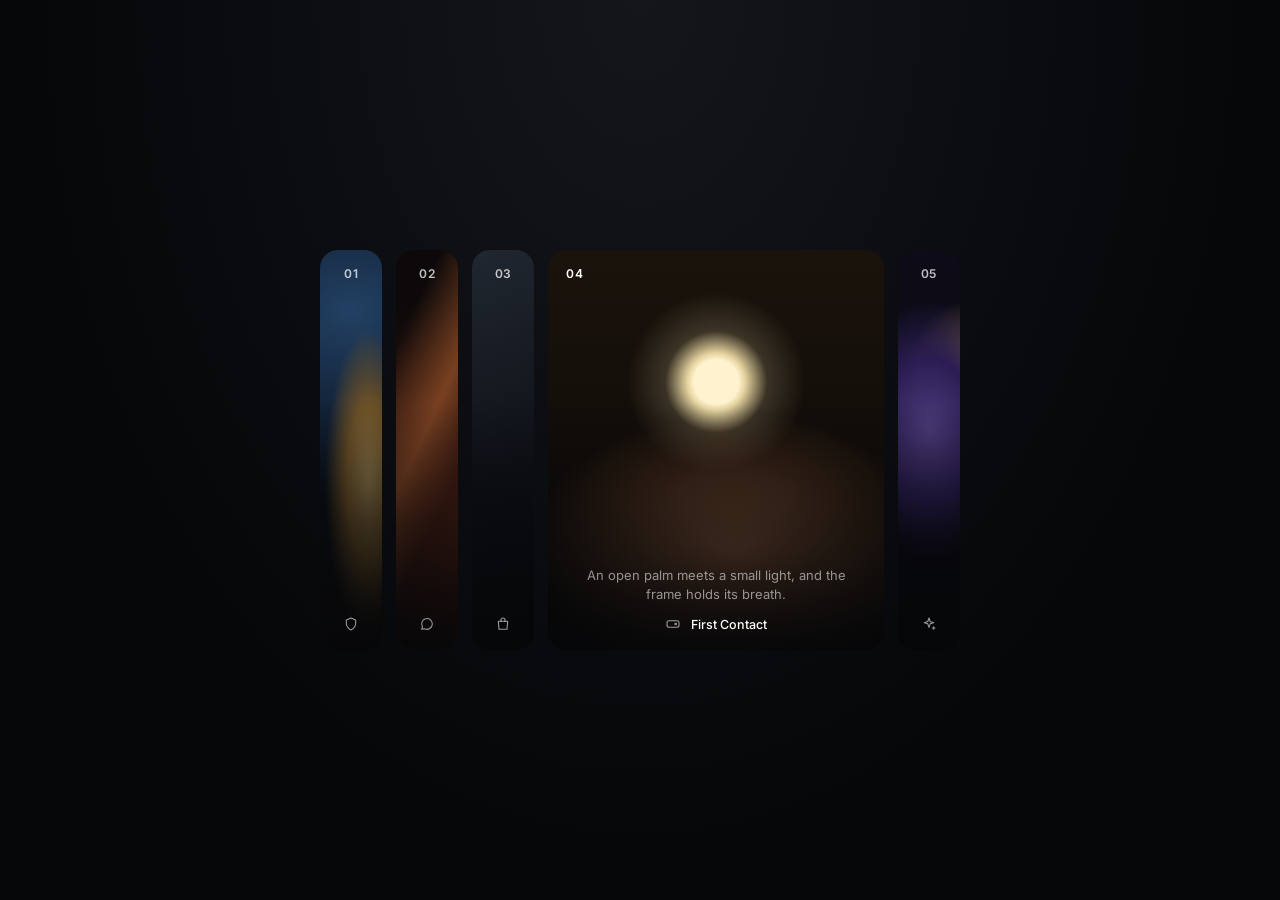
<file: expanding-accordion-gallery/expanding-accordion-gallery/index.html>
<!doctype html>
<html lang="en">
<head>
<meta charset="utf-8">
<meta name="viewport" content="width=device-width, initial-scale=1, viewport-fit=cover">
<title>Expanding Accordion Gallery</title>
<link rel="preconnect" href="https://fonts.googleapis.com">
<link href="https://fonts.googleapis.com/css2?family=Inter:wght@500;600&display=swap" rel="stylesheet">
<link rel="stylesheet" href="expanding-accordion-gallery.css">
<style>
html,body{height:100%;margin:0}
body{display:grid;place-items:center;background:radial-gradient(ellipse at 50% 0%,#14161c,#050608 70%);font-family:"Inter",system-ui,sans-serif}
.wrap{width:min(640px,92vw)}
</style>
</head>
<body>
  <div class="wrap">
  <section class="eag" id="gallery" aria-label="Gallery">
    <button class="eag-panel" style="--art:radial-gradient(ellipse 18% 55% at 55% 58%, #ffcf6b 0%, #c98a2b 35%, transparent 70%), radial-gradient(ellipse 90% 60% at 50% 15%, #2f6fb5 0%, #16345c 45%, transparent 80%), linear-gradient(#0c1a2e, #07101c 60%, #1a1208)" aria-label="Polar Studio">
      <div class="eag-art"></div>
      <span class="eag-num">01</span>
      <div class="eag-foot">
        <p class="eag-caption">A shard of light climbs from black water into a torn sky.</p>
        <div class="eag-meta"><svg viewBox="0 0 24 24"><path d="M12 3l7 3v5c0 4.5-3 8-7 10-4-2-7-5.500-7-10V6z"/></svg><span class="eag-title">Polar Studio</span></div>
      </div>
    </button>
    <button class="eag-panel" style="--art:linear-gradient(115deg, transparent 35%, rgba(255,120,40,.85) 48%, transparent 58%), radial-gradient(ellipse 80% 60% at 70% 70%, #b33a12 0%, #4a1608 55%, #120805 100%)" aria-label="Ember Drift">
      <div class="eag-art"></div>
      <span class="eag-num">02</span>
      <div class="eag-foot">
        <p class="eag-caption">Slow heat moves across the frame like a held breath.</p>
        <div class="eag-meta"><svg viewBox="0 0 24 24"><path d="M20 12a8 8 0 0 1-11.800 7L4 20l1.200-4A8 8 0 1 1 20 12z"/></svg><span class="eag-title">Ember Drift</span></div>
      </div>
    </button>
    <button class="eag-panel" style="--art:radial-gradient(circle at 30% 30%, rgba(190,210,235,.55) 0 6%, transparent 7%), radial-gradient(circle at 65% 55%, rgba(190,210,235,.35) 0 4%, transparent 5%), linear-gradient(160deg, #3b4658, #12171f 55%, #05070a)" aria-label="Glass Cargo">
      <div class="eag-art"></div>
      <span class="eag-num">03</span>
      <div class="eag-foot">
        <p class="eag-caption">Cold glass and quiet machinery, stacked in the dark.</p>
        <div class="eag-meta"><svg viewBox="0 0 24 24"><path d="M5 8h14l-1 12H6z"/><path d="M9 8V6a3 3 0 0 1 6 0v2"/></svg><span class="eag-title">Glass Cargo</span></div>
      </div>
    </button>
    <button class="eag-panel" style="--art:radial-gradient(circle at 50% 33%, #fff3cf 0 7%, #e6d4a0 9%, rgba(230,212,160,.18) 16%, transparent 28%), radial-gradient(ellipse 70% 40% at 55% 75%, #8a5a3a 0%, #3a2416 55%, transparent 85%), linear-gradient(#1a130c, #0a0706)" aria-label="First Contact">
      <div class="eag-art"></div>
      <span class="eag-num">04</span>
      <div class="eag-foot">
        <p class="eag-caption">An open palm meets a small light, and the frame holds its breath.</p>
        <div class="eag-meta"><svg viewBox="0 0 24 24"><rect x="3" y="7" width="18" height="10" rx="3"/><circle cx="16" cy="12" r="1.200"/></svg><span class="eag-title">First Contact</span></div>
      </div>
    </button>
    <button class="eag-panel" style="--art:radial-gradient(ellipse 35% 45% at 50% 45%, #8a63e8 0%, #4a2a9a 40%, transparent 72%), radial-gradient(ellipse 25% 25% at 62% 30%, #e7b45a 0%, transparent 70%), linear-gradient(#120d22, #07050d)" aria-label="Bent Light">
      <div class="eag-art"></div>
      <span class="eag-num">05</span>
      <div class="eag-foot">
        <p class="eag-caption">A creased sheet of metal throws violet and gold in every direction.</p>
        <div class="eag-meta"><svg viewBox="0 0 24 24"><path d="M12 3l1.800 5.200L19 10l-5.200 1.800L12 17l-1.800-5.200L5 10l5.200-1.800z"/><path d="M19 16v4M17 18h4"/></svg><span class="eag-title">Bent Light</span></div>
      </div>
    </button>
  </section>
  </div>
<script src="expanding-accordion-gallery.js"></script>
<script>
new ExpandingAccordion(document.getElementById("gallery"),{initial:3,trigger:"hover"});
</script>
</body>
</html>
</file>
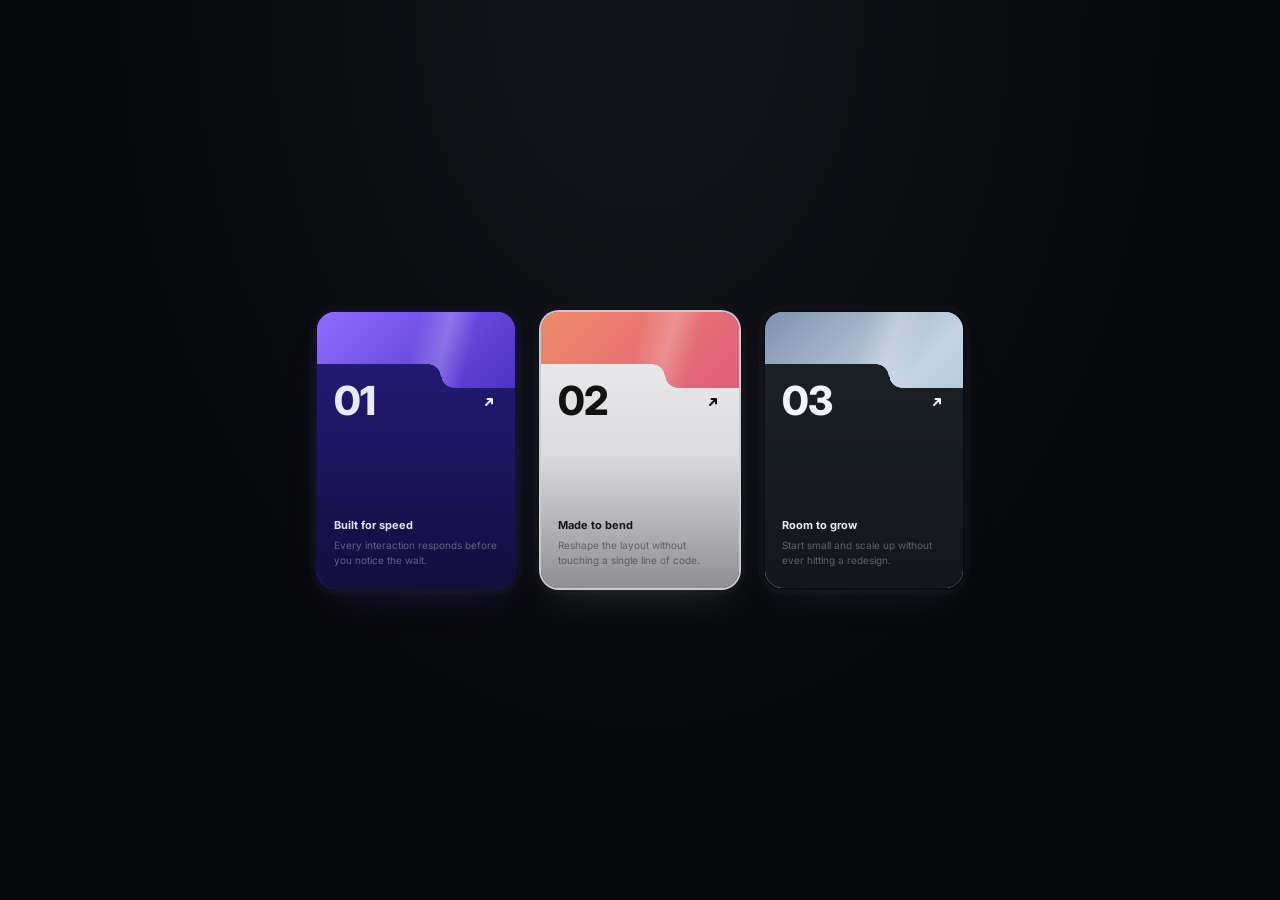
<file: folder-reveal-cards/folder-reveal-cards/index.html>
<!doctype html>
<html lang="en"><head><meta charset="utf-8"><meta name="viewport" content="width=device-width, initial-scale=1, viewport-fit=cover"><title>Folder Reveal Cards</title>
<link rel="preconnect" href="https://fonts.googleapis.com"><link href="https://fonts.googleapis.com/css2?family=Inter:wght@500;700;800&display=swap" rel="stylesheet">
<link rel="stylesheet" href="folder-reveal-cards.css"><style>html,body{height:100%;margin:0}body{display:grid;place-items:center;background:radial-gradient(ellipse at 50% 0%,#12141a,#050608 70%)}.wrap{padding:24px}</style></head>
<body><div class="wrap">
  <section class="frc">
    <a class="frc-card t-violet" href="#">
      <div class="frc-art"></div>
      <div class="frc-obj"><svg viewBox="0 0 200 126"><defs>
<linearGradient id="g1" x1="0" y1="1" x2="1" y2="0"><stop offset="0" stop-color="#5a7cff"/><stop offset=".35" stop-color="#b48cff"/><stop offset=".65" stop-color="#9be7ff"/><stop offset="1" stop-color="#ff9de0"/></linearGradient></defs>
<path d="M28 118 L64 84 L50 70 L92 64 L138 30 L120 18 L176 8 L170 62 L156 46 L108 92 L106 112 L82 100 L44 124 Z" fill="url(#g1)" stroke="rgba(255,255,255,.7)" stroke-width="1.5" stroke-linejoin="round"/>
<path d="M92 64 L138 30 L156 46 L110 88 Z" fill="rgba(255,255,255,.25)"/></svg></div>
      <div class="frc-body">
        <span class="frc-num">01</span><svg class="frc-arrow" viewBox="0 0 10 10"><path d="M2 8L8 2M3.500 2H8v4.500"/></svg>
        <div class="frc-foot"><h3 class="frc-title">Built for speed</h3><p class="frc-text">Every interaction responds before you notice the wait.</p></div>
      </div>
    </a>
    <a class="frc-card t-light" href="#">
      <div class="frc-art"></div>
      <div class="frc-obj"><svg viewBox="0 0 200 126"><defs>
<linearGradient id="g2" x1="0" y1="0" x2="1" y2="1"><stop offset="0" stop-color="#ffb347"/><stop offset=".5" stop-color="#e8552e"/><stop offset="1" stop-color="#9b1d3a"/></linearGradient>
<linearGradient id="g2s" x1="0" y1="0" x2="1" y2="1"><stop offset="0" stop-color="#fff2c8"/><stop offset=".5" stop-color="#b58a4a"/><stop offset="1" stop-color="#f4e2b0"/></linearGradient></defs>
<path d="M58 22 L99 30 L99 118 L58 108 Z" fill="url(#g2)" stroke="url(#g2s)" stroke-width="4" stroke-linejoin="round"/>
<path d="M141 22 L101 30 L101 118 L141 108 Z" fill="url(#g2)" stroke="url(#g2s)" stroke-width="4" stroke-linejoin="round"/>
<path d="M66 50 L92 56 M66 70 L92 76 M134 50 L108 56 M134 70 L108 76" stroke="rgba(255,240,180,.5)" stroke-width="2"/></svg></div>
      <div class="frc-body">
        <span class="frc-num">02</span><svg class="frc-arrow" viewBox="0 0 10 10"><path d="M2 8L8 2M3.500 2H8v4.500"/></svg>
        <div class="frc-foot"><h3 class="frc-title">Made to bend</h3><p class="frc-text">Reshape the layout without touching a single line of code.</p></div>
      </div>
    </a>
    <a class="frc-card t-slate" href="#">
      <div class="frc-art"></div>
      <div class="frc-obj"><svg viewBox="0 0 200 126"><defs>
<linearGradient id="g3" x1="0" y1="0" x2="1" y2="1"><stop offset="0" stop-color="#cfe4ff"/><stop offset=".4" stop-color="#3a63b0"/><stop offset="1" stop-color="#0a1633"/></linearGradient></defs>
<g transform="translate(100 66)" fill="url(#g3)" stroke="rgba(220,235,255,.8)" stroke-width="1.2" opacity=".92">
<ellipse rx="52" ry="14" transform="rotate(-24)"/><ellipse rx="52" ry="14" transform="rotate(8)"/><ellipse rx="52" ry="14" transform="rotate(38)"/><ellipse rx="40" ry="10" transform="rotate(-58)"/></g></svg></div>
      <div class="frc-body">
        <span class="frc-num">03</span><svg class="frc-arrow" viewBox="0 0 10 10"><path d="M2 8L8 2M3.500 2H8v4.500"/></svg>
        <div class="frc-foot"><h3 class="frc-title">Room to grow</h3><p class="frc-text">Start small and scale up without ever hitting a redesign.</p></div>
      </div>
    </a>
  </section>
</div>
<script src="folder-reveal-cards.js"></script>
<script>new FolderRevealCards(document.querySelector(".frc"));</script>
</body></html>
</file>
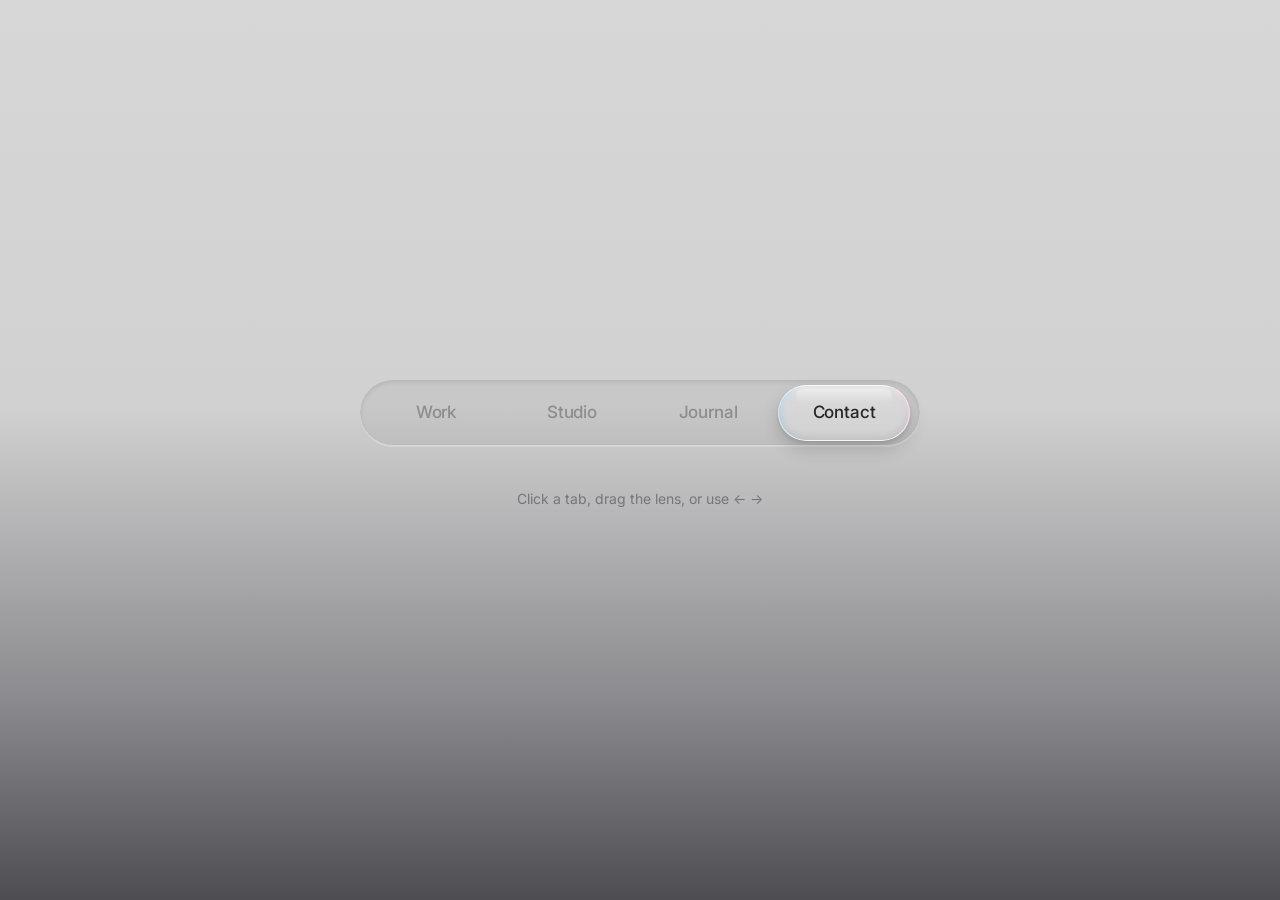
<file: liquid-glass-tabs/liquid-glass-tabs/index.html>
<!doctype html>
<html lang="en">
<head>
<meta charset="utf-8">
<meta name="viewport" content="width=device-width, initial-scale=1">
<title>Liquid Glass Tabs</title>
<link rel="preconnect" href="https://fonts.googleapis.com">
<link href="https://fonts.googleapis.com/css2?family=Inter:wght@500&display=swap" rel="stylesheet">
<link rel="stylesheet" href="liquid-glass-tabs.css">
<style>
  html, body { height: 100%; margin: 0; }
  body {
    display: grid; place-items: center; align-content: center; gap: 28px;
    background: linear-gradient(180deg, #d7d7d7 0%, #d1d1d1 45%, #8a8a8e 78%, #4d4d52 100%);
    font-family: "Inter", system-ui, sans-serif;
  }
  .demo { width: min(560px, 92vw); }
  .hint { text-align: center; margin-top: 44px; font-size: 14px; color: rgba(60,60,67,.55); }
</style>
</head>
<body>
  <div class="demo">
    <nav class="lgt" id="nav" aria-label="Sections">
      <div class="lgt-lens"></div>
      <button class="lgt-tab">Work</button>
      <button class="lgt-tab">Studio</button>
      <button class="lgt-tab">Journal</button>
      <button class="lgt-tab">Contact</button>
    </nav>
    <p class="hint">Click a tab, drag the lens, or use ← →</p>
  </div>
  <script src="liquid-glass-tabs.js"></script>
  <script>
    new LiquidGlassTabs(document.getElementById('nav'), {
      initial: 3,
      onChange: (i, btn) => console.log('tab', i, btn.textContent)
    });
  </script>
</body>
</html>
</file>
<file: styles.css>
:root {
  --bg: #090a0b;
  --bg-alt: #17181d;
  --bg-soft: #1d2026;
  --panel: #101216;
  --line: rgba(255, 255, 255, 0.09);
  --text: #f7fafb;
  --muted: #a5b0b8;
  --accent: #02d2e3;
  --accent-soft: rgba(2, 210, 227, 0.18);
  --shadow: rgba(2, 210, 227, 0.22);
  --display: "Anton", Impact, sans-serif;
  --sans: "Space Grotesk", system-ui, sans-serif;
  --radius: 26px;
  --container: min(94vw, 1420px);
}

* {
  box-sizing: border-box;
}

html {
  scroll-behavior: smooth;
  overflow-x: hidden;
}

body {
  margin: 0;
  background:
    radial-gradient(circle at top, rgba(2, 210, 227, 0.09), transparent 30%),
    var(--bg);
  color: var(--text);
  font-family: var(--sans);
  line-height: 1.6;
  min-height: 100vh;
  -webkit-font-smoothing: antialiased;
  text-rendering: optimizeLegibility;
  overflow-x: hidden;
}

img {
  max-width: 100%;
  display: block;
}

a {
  color: inherit;
  text-decoration: none;
}

button,
input,
textarea,
select {
  font: inherit;
}

::selection {
  background: var(--accent);
  color: #051519;
}

.page-shell {
  width: min(100%, calc(var(--container) + 48px));
  margin: 0 auto;
  padding: 24px clamp(16px, 3.5vw, 48px) 80px;
}

.topbar {
  position: sticky;
  top: 20px;
  z-index: 20;
  display: flex;
  align-items: center;
  justify-content: space-between;
  gap: 20px;
  padding: 16px 18px;
  background: rgba(17, 19, 22, 0.7);
  border: 1px solid var(--line);
  border-radius: 999px;
  backdrop-filter: blur(18px);
  box-shadow: 0 10px 40px rgba(0, 0, 0, 0.18);
}

.brand {
  width: 44px;
  height: 44px;
  display: grid;
  place-items: center;
  border: 1px solid rgba(255, 255, 255, 0.6);
  border-radius: 50%;
  font-weight: 700;
  letter-spacing: 0.12em;
  color: var(--text);
}

.nav-link {
  color: var(--text);
  font-size: 0.78rem;
  letter-spacing: 0.14em;
  text-transform: uppercase;
}

.nav-link:hover,
.nav-link:focus-visible {
  color: var(--accent);
}

main {
  display: grid;
  gap: 40px;
}

.sr-only {
  position: absolute;
  width: 1px;
  height: 1px;
  padding: 0;
  margin: -1px;
  overflow: hidden;
  clip: rect(0, 0, 0, 0);
  white-space: nowrap;
  border-width: 0;
}

.section {
  position: relative;
  overflow: hidden;
  isolation: isolate;
  padding: 84px 0 24px;
}

.section-ghost {
  position: absolute;
  top: 10px;
  left: 0;
  right: 0;
  width: 100%;
  text-align: center;
  margin: 0 auto;
  font-family: var(--display);
  font-size: clamp(4.5rem, 16vw, 15rem);
  line-height: 0.8;
  letter-spacing: 0.08em;
  text-transform: uppercase;
  color: rgba(255, 255, 255, 0.035);
  pointer-events: none;
  user-select: none;
  white-space: nowrap;
  z-index: 0;
  will-change: transform;
}

.section-glow {
  position: absolute;
  top: 0;
  left: 50%;
  transform: translateX(-50%);
  width: min(1000px, 90vw);
  height: 380px;
  border-radius: 50%;
  background: radial-gradient(circle, rgba(2, 210, 227, 0.08), transparent 70%);
  pointer-events: none;
  z-index: 0;
}

.cine-word {
  display: inline-block;
  overflow: hidden;
  vertical-align: bottom;
  padding-bottom: 0.06em;
}

.cine-word > span {
  display: inline-block;
  transform: translateY(115%);
  opacity: 0;
  transition: transform 0.9s cubic-bezier(0.16, 1, 0.3, 1), opacity 0.8s ease;
  transition-delay: var(--word-delay, 0ms);
  will-change: transform, opacity;
}

.section.cine-in .cine-word > span {
  transform: translateY(0);
  opacity: 1;
}

.cine-reveal {
  opacity: 0;
  transform: translateY(32px);
  transition: opacity 0.85s cubic-bezier(0.16, 1, 0.3, 1), transform 0.85s cubic-bezier(0.16, 1, 0.3, 1);
  transition-delay: var(--cine-delay, 0ms);
  will-change: transform, opacity;
}

.section.cine-in .cine-reveal {
  opacity: 1;
  transform: translateY(0);
}

.hero {
  display: grid;
  grid-template-columns: 1.1fr 0.9fr;
  align-items: center;
  gap: 28px;
  min-height: calc(100vh - 140px);
  padding-top: 48px;
}

.hero-copy {
  position: relative;
  z-index: 1;
}

.eyebrow {
  display: inline-flex;
  align-items: center;
  gap: 10px;
  margin: 0 0 14px;
  font-size: 0.74rem;
  letter-spacing: 0.18em;
  text-transform: uppercase;
  color: var(--accent);
}

.eyebrow::before {
  content: "";
  width: 10px;
  height: 10px;
  border-radius: 50%;
  background: var(--accent);
  box-shadow: 0 0 18px rgba(2, 210, 227, 0.8);
}

h1 {
  margin: 0;
  font-family: var(--display);
  line-height: 0.85;
  letter-spacing: 0.03em;
}

h1 .display {
  display: block;
  font-size: clamp(4rem, 8vw, 8.8rem);
  font-weight: 400;
  text-transform: uppercase;
}

h1 .accent {
  color: var(--accent);
}

.subtitle {
  margin: 16px 0 0;
  color: var(--muted);
  font-size: clamp(1.1rem, 2vw, 1.55rem);
  letter-spacing: 0.06em;
  text-transform: uppercase;
}

.lead {
  max-width: 620px;
  margin-top: 22px;
  font-size: clamp(1.04rem, 1.6vw, 1.3rem);
  color: rgba(247, 250, 251, 0.8);
}

.hero-actions {
  display: flex;
  flex-wrap: wrap;
  gap: 16px;
  margin-top: 28px;
}

.button {
  display: inline-flex;
  align-items: center;
  justify-content: center;
  min-height: 52px;
  padding: 0 24px;
  border-radius: 14px;
  border: 1px solid rgba(2, 210, 227, 0.6);
  text-transform: uppercase;
  letter-spacing: 0.09em;
  font-size: 0.75rem;
  transition: transform 0.2s ease, box-shadow 0.3s ease, border-color 0.3s ease;
}

.button:hover,
.button:focus-visible {
  transform: translateY(-1px);
  box-shadow: 0 0 0 4px rgba(2, 210, 227, 0.08);
}

.button-primary {
  background: linear-gradient(135deg, var(--accent), #65e9fa);
  color: #041316;
  border-color: transparent;
  font-weight: 700;
}

.button-secondary {
  background: transparent;
  color: var(--text);
}

.mini-links {
  display: flex;
  align-items: center;
  gap: 12px;
  margin-top: 22px;
  color: var(--muted);
  font-size: 0.8rem;
  letter-spacing: 0.12em;
  text-transform: uppercase;
}

.mini-links a:hover,
.mini-links a:focus-visible {
  color: var(--accent);
}

.dot {
  width: 6px;
  height: 6px;
  border-radius: 50%;
  background: var(--accent);
}

.hero-visual {
  position: relative;
  display: flex;
  justify-content: center;
  align-items: center;
}

.portrait-frame {
  position: relative;
  width: min(90vw, 470px);
  aspect-ratio: 0.86;
  border-radius: calc(var(--radius) + 16px);
  overflow: hidden;
  border: 1px solid rgba(2, 210, 227, 0.2);
  background: linear-gradient(180deg, rgba(2, 210, 227, 0.14), rgba(17, 19, 22, 0.2));
  box-shadow: 0 30px 60px rgba(0, 0, 0, 0.34), 0 0 0 1px rgba(2, 210, 227, 0.1);
}

.portrait-frame::before {
  content: "";
  position: absolute;
  inset: 0;
  background: radial-gradient(circle at top, rgba(255,255,255,0.24), transparent 40%);
  z-index: 2;
}

.portrait-frame img {
  width: 100%;
  height: 100%;
  object-fit: cover;
  filter: saturate(1.08) contrast(1.04);
}

.floating-panel {
  position: absolute;
  right: -8px;
  bottom: 18px;
  display: grid;
  gap: 6px;
  width: min(220px, 46%);
  padding: 18px 18px 16px;
  background: rgba(17, 19, 22, 0.82);
  border: 1px solid rgba(2, 210, 227, 0.22);
  border-radius: 18px;
  box-shadow: 0 18px 40px rgba(0, 0, 0, 0.2);
}

.panel-label {
  color: var(--muted);
  font-size: 0.7rem;
  letter-spacing: 0.15em;
  text-transform: uppercase;
}

.floating-panel strong {
  font-size: clamp(1.5rem, 4vw, 2.7rem);
  line-height: 1;
  color: var(--accent);
}

.floating-panel small {
  color: rgba(247, 250, 251, 0.8);
  line-height: 1.4;
}

.section-heading {
  margin-bottom: 28px;
}

.section-heading h2 {
  margin: 0;
  max-width: 900px;
  font-size: clamp(2.3rem, 5vw, 4.6rem);
  line-height: 0.96;
  letter-spacing: -0.04em;
}

.section-heading.narrow h2 {
  max-width: 760px;
}

/* ========================================================
   ABOUT ME SECTION ENHANCEMENT
   ======================================================== */

.about {
  padding-top: 84px;
  padding-bottom: 40px;
}

.about .section-heading {
  margin-bottom: 44px;
}

.about-highlight {
  color: #00d4ff;
  text-shadow: 0 0 20px rgba(0, 212, 255, 0.4);
}

/* Two-column layout */
.about-grid {
  display: grid;
  grid-template-columns: 1.4fr 1fr;
  gap: 28px;
  align-items: stretch;
}

/* Card Base & Static Fallback */
.about-card {
  position: relative;
  border-radius: 24px;
  background: linear-gradient(155deg, #15181d 0%, #0e1013 100%);
  border: 1px solid rgba(0, 212, 255, 0.25);
  box-shadow: 0 12px 28px rgba(0, 0, 0, 0.35);
  display: flex;
  flex-direction: column;
  transition: transform 0.35s cubic-bezier(0.16, 1, 0.3, 1),
              box-shadow 0.35s cubic-bezier(0.16, 1, 0.3, 1),
              border-color 0.35s ease;
  overflow: hidden;
  outline: none;
}

.about-card:hover,
.about-card:focus-visible {
  transform: translateY(-4px);
  border-color: rgba(0, 212, 255, 0.6);
  box-shadow: 0 16px 36px rgba(0, 0, 0, 0.45), 0 0 28px rgba(0, 212, 255, 0.28);
}

.about-card-inner {
  position: relative;
  z-index: 2;
  height: 100%;
  display: flex;
  flex-direction: column;
  padding: 32px 34px;
  background: inherit;
  border-radius: inherit;
}

/* Running Comet Border via CSS @property */
@property --about-angle {
  syntax: "<angle>";
  initial-value: 0deg;
  inherits: false;
}

@keyframes aboutBorderSpin {
  to {
    --about-angle: 360deg;
  }
}

@supports (background: conic-gradient(from 0deg, red, blue)) {
  .about-card {
    border: none;
  }

  .about-card::before {
    content: "";
    position: absolute;
    inset: 0;
    padding: 1.5px;
    border-radius: inherit;
    background: conic-gradient(
      from var(--about-angle),
      rgba(0, 212, 255, 0.15) 0deg,
      rgba(0, 212, 255, 0.15) 250deg,
      #00d4ff 325deg,
      #ffffff 350deg,
      rgba(0, 212, 255, 0.15) 360deg
    );
    -webkit-mask: linear-gradient(#000 0 0) content-box, linear-gradient(#000 0 0);
    -webkit-mask-composite: xor;
    mask-composite: exclude;
    pointer-events: none;
    z-index: 1;
    animation: aboutBorderSpin 7s linear infinite;
  }

  /* Left card runs continuous 7s loop */
  .about-card-main::before {
    animation-duration: 7s;
  }

  /* Stat cards idle slow at 12s with staggered negative delays */
  .about-card-stat::before {
    animation-duration: 12s;
    animation-delay: var(--stagger-delay, 0s);
  }

  /* Stat cards accelerate to 3s on hover or focus */
  .about-card-stat:hover::before,
  .about-card-stat:focus-visible::before {
    animation-duration: 3s;
  }

  /* Touch devices maintain gentle continuous rotation */
  @media (hover: none) {
    .about-card-stat::before {
      animation-duration: 12s;
    }
  }
}

/* Left Card Content */
.about-card-main .about-lead {
  margin: 0 0 22px;
  font-size: clamp(1.05rem, 1.4vw, 1.25rem);
  line-height: 1.65;
  color: var(--text);
}

.about-card-main .about-lead strong {
  color: #ffffff;
  font-weight: 700;
}

.about-pills {
  display: flex;
  flex-wrap: wrap;
  gap: 10px;
  margin-bottom: 24px;
}

.about-pill {
  display: inline-flex;
  align-items: center;
  padding: 6px 14px;
  font-size: 0.82rem;
  letter-spacing: 0.02em;
  border-radius: 999px;
  background: rgba(0, 212, 255, 0.06);
  border: 1px solid rgba(0, 212, 255, 0.35);
  color: #00d4ff;
  transition: transform 0.25s ease, border-color 0.25s ease, background-color 0.25s ease;
  cursor: default;
}

.about-pill:hover {
  transform: translateY(-2px);
  border-color: #00d4ff;
  background: rgba(0, 212, 255, 0.14);
}

.about-card-main .about-subtext {
  margin: 0;
  font-size: 0.98rem;
  line-height: 1.75;
  color: rgba(247, 250, 251, 0.72);
}

/* Stat Cards 2x2 Grid */
.about-stats-grid {
  display: grid;
  grid-template-columns: repeat(2, 1fr);
  gap: 18px;
}

.about-card-stat .about-card-inner {
  padding: 24px 22px;
  justify-content: space-between;
}

.stat-top {
  display: flex;
  align-items: flex-start;
  justify-content: space-between;
  gap: 12px;
  margin-bottom: 14px;
}

.stat-number {
  font-family: var(--display);
  font-size: clamp(2.1rem, 2.8vw, 3rem);
  line-height: 0.95;
  letter-spacing: 0.02em;
  color: #00d4ff;
  overflow-wrap: anywhere;
  text-wrap: balance;
  transition: color 0.3s ease;
}

.stat-number-sm {
  font-size: clamp(1.65rem, 2.2vw, 2.3rem);
}

.stat-icon {
  width: 24px;
  height: 24px;
  flex-shrink: 0;
  stroke: rgba(0, 212, 255, 0.7);
  transition: stroke 0.3s ease, transform 0.3s ease;
}

.about-card-stat:hover .stat-icon,
.about-card-stat:focus-visible .stat-icon {
  stroke: #00d4ff;
  transform: scale(1.12);
}

.stat-label {
  display: block;
  font-size: 0.76rem;
  letter-spacing: 0.08em;
  text-transform: uppercase;
  color: var(--muted);
  line-height: 1.4;
  overflow-wrap: anywhere;
  text-wrap: balance;
}

/* Call to Action Buttons */
.about-actions {
  display: flex;
  align-items: center;
  justify-content: flex-start;
  gap: 18px;
  margin-top: 32px;
}

.about-btn {
  display: inline-flex;
  align-items: center;
  justify-content: center;
  gap: 10px;
  min-height: 48px;
  padding: 0 24px;
  border-radius: 999px;
  font-size: 0.82rem;
  font-weight: 600;
  letter-spacing: 0.08em;
  text-transform: uppercase;
  text-decoration: none;
  cursor: pointer;
  transition: transform 0.25s cubic-bezier(0.16, 1, 0.3, 1),
              background 0.25s ease,
              border-color 0.25s ease,
              box-shadow 0.25s ease,
              color 0.25s ease;
  outline: none;
}

.about-btn:focus-visible {
  outline: 2px solid #00d4ff;
  outline-offset: 3px;
}

.about-btn-primary {
  background: #00d4ff;
  color: #041316;
  border: 1px solid transparent;
}

.about-btn-primary:hover {
  transform: translateY(-2px);
  background: #38e1ff;
  box-shadow: 0 8px 24px rgba(0, 212, 255, 0.38);
}

.about-btn-secondary {
  background: transparent;
  color: #00d4ff;
  border: 1px solid rgba(0, 212, 255, 0.5);
  backdrop-filter: blur(8px);
  -webkit-backdrop-filter: blur(8px);
}

.about-btn-secondary:hover {
  transform: translateY(-2px);
  border-color: #00d4ff;
  background: rgba(0, 212, 255, 0.08);
  box-shadow: 0 8px 20px rgba(0, 212, 255, 0.2);
}

.about-btn-secondary .btn-arrow {
  width: 16px;
  height: 16px;
  transition: transform 0.25s ease;
}

.about-btn-secondary:hover .btn-arrow {
  transform: translateX(4px);
}

@media (max-width: 900px) {
  .about-grid {
    grid-template-columns: 1fr;
    gap: 22px;
  }

  .about-actions {
    flex-wrap: wrap;
    margin-top: 26px;
  }
}

@media (max-width: 520px) {
  .about-stats-grid {
    grid-template-columns: 1fr;
    gap: 14px;
  }

  .about-card-inner {
    padding: 24px 20px;
  }

  .about-btn {
    width: 100%;
  }
}

@media (prefers-reduced-motion: reduce) {
  .about-card::before {
    animation: none !important;
  }

  .about-card:hover,
  .about-btn:hover,
  .about-pill:hover {
    transform: none !important;
  }

  .about-btn-secondary:hover .btn-arrow {
    transform: none !important;
  }
}

.frc {
  display: flex;
  flex-wrap: wrap;
  justify-content: flex-start;
  gap: 26px;
  margin-top: 16px;
}

.frc-card {
  --w: 216px;
  --hgt: 300px;
  --h-rest: 60px;
  --h-open: 136px;
  --nl: 124px;
  --nh: 24px;
  --r: 12px;
  --speed: 0.62s;
  --ease: cubic-bezier(0.2, 0.9, 0.25, 1);
  --art: linear-gradient(135deg, rgba(2,210,227,0.7), rgba(10,22,33,0.95));
  --body: linear-gradient(180deg, #12191f, #0b0d10);
  --num: #dfeaf0;
  --title: #ecf6fb;
  --muted: rgba(236, 246, 251, 0.5);
  --ring: rgba(6, 9, 12, 0.9);
  --glow: rgba(2, 210, 227, 0.15);

  position: relative;
  display: block;
  width: var(--w);
  height: var(--hgt);
  border-radius: 18px;
  overflow: hidden;
  text-decoration: none;
  color: inherit;
  background: var(--art);
  box-shadow: 0 18px 30px -10px var(--glow), inset 0 0 0 1px rgba(255,255,255,0.08);
  transition: transform 0.28s ease, box-shadow 0.28s ease;
}

.frc-card:hover,
.frc-card:focus-visible {
  transform: translateY(-4px);
  box-shadow: 0 18px 36px -12px var(--glow), inset 0 0 0 1px rgba(255,255,255,0.12);
}

.frc-card.t-violet {
  --art: linear-gradient(140deg, rgba(20, 124, 158, 0.9), rgba(33, 74, 103, 0.9) 42%, rgba(18, 24, 31, 0.95));
  --body: linear-gradient(180deg, #0f1620, #090c10);
}

.frc-card.t-light {
  --art: linear-gradient(135deg, rgba(61, 180, 229, 0.6), rgba(122, 70, 146, 0.7) 52%, rgba(28, 35, 56, 0.9));
  --body: linear-gradient(180deg, rgba(211, 216, 223, 0.95), rgba(168, 175, 185, 0.88));
  --num: #111722;
  --title: #101827;
  --muted: rgba(16, 24, 39, 0.58);
  --ring: rgba(42, 52, 71, 0.85);
  --glow: rgba(120, 180, 255, 0.12);
}

.frc-card.t-slate {
  --art: linear-gradient(135deg, rgba(112, 128, 143, 0.72), rgba(167, 181, 195, 0.7) 32%, rgba(22, 31, 41, 0.9));
  --body: linear-gradient(180deg, #1a202a, #11161d);
}

.frc-art {
  position: absolute;
  inset: 0;
  z-index: 0;
  background: var(--art);
}

.frc-art::after {
  content: "";
  position: absolute;
  inset: 0;
  background: linear-gradient(105deg, transparent 38%, rgba(255,255,255,0.26) 50%, transparent 60%);
  opacity: 0.8;
  transition: transform var(--speed) var(--ease);
}

.frc-card:hover .frc-art::after,
.frc-card:focus-visible .frc-art::after {
  transform: translateX(12%);
}

.frc-obj {
  position: absolute;
  left: 0;
  right: 0;
  top: 0;
  height: var(--h-open);
  display: grid;
  place-items: center;
  pointer-events: none;
  opacity: 0;
  transform: translateY(26px) scale(0.82);
  transition: opacity 0.32s ease, transform var(--speed) var(--ease);
  z-index: 1;
}

.frc-card:hover .frc-obj,
.frc-card:focus-visible .frc-obj {
  opacity: 1;
  transform: none;
}

.frc-obj svg {
  width: 120px;
  height: 92px;
  overflow: visible;
}

.frc-body {
  position: absolute;
  inset: var(--h-rest) 0 0 0;
  z-index: 2;
  background: var(--body);
  transition: inset var(--speed) var(--ease), transform var(--speed) var(--ease);
  -webkit-mask-repeat: no-repeat;
  mask-repeat: no-repeat;
  -webkit-mask-image:
    linear-gradient(#000, #000),
    radial-gradient(circle at 0 100%, #000 calc(var(--r) - 0.5px), transparent var(--r)),
    linear-gradient(#000, #000),
    linear-gradient(#000, #000),
    radial-gradient(circle at 100% 0, transparent calc(var(--r) - 0.5px), #000 var(--r));
  mask-image:
    linear-gradient(#000, #000),
    radial-gradient(circle at 0 100%, #000 calc(var(--r) - 0.5px), transparent var(--r)),
    linear-gradient(#000, #000),
    linear-gradient(#000, #000),
    radial-gradient(circle at 100% 0, transparent calc(var(--r) - 0.5px), #000 var(--r));
  -webkit-mask-position:
    0 0,
    calc(var(--nl) - var(--r)) 0,
    calc(var(--nl) - var(--r)) var(--r),
    calc(var(--nl) - 1px) var(--nh),
    var(--nl) calc(var(--nh) - var(--r));
  mask-position:
    0 0,
    calc(var(--nl) - var(--r)) 0,
    calc(var(--nl) - var(--r)) var(--r),
    calc(var(--nl) - 1px) var(--nh),
    var(--nl) calc(var(--nh) - var(--r));
  -webkit-mask-size:
    calc(var(--nl) - var(--r) + 1px) 100%,
    var(--r) var(--r),
    calc(var(--r) + 1px) calc(100% - var(--r)),
    calc(100% - var(--nl) + 1px) calc(100% - var(--nh)),
    var(--r) var(--r);
  mask-size:
    calc(var(--nl) - var(--r) + 1px) 100%,
    var(--r) var(--r),
    calc(var(--r) + 1px) calc(100% - var(--r)),
    calc(100% - var(--nl) + 1px) calc(100% - var(--nh)),
    var(--r) var(--r);
}

.frc-card:hover .frc-body,
.frc-card:focus-visible .frc-body {
  inset: var(--h-open) 0 0 0;
}

.frc-num {
  position: absolute;
  left: 17px;
  top: 17px;
  font-size: 2.4rem;
  font-weight: 700;
  line-height: 1;
  color: var(--num);
  letter-spacing: -0.08em;
}

.frc-arrow {
  position: absolute;
  right: 20px;
  top: 30px;
  width: 10px;
  height: 10px;
  stroke: var(--num);
  fill: none;
  stroke-width: 2;
  stroke-linecap: round;
  stroke-linejoin: round;
  transition: transform 0.38s var(--ease);
}

.frc-card:hover .frc-arrow,
.frc-card:focus-visible .frc-arrow {
  transform: translate(2px, -2px);
}

.frc-foot {
  position: absolute;
  left: 17px;
  right: 17px;
  bottom: 18px;
}

.frc-title {
  margin: 0 0 8px;
  font-size: 0.78rem;
  letter-spacing: 0.11em;
  text-transform: uppercase;
  color: var(--title);
}

.frc-text {
  margin: 0;
  font-size: 0.72rem;
  line-height: 1.6;
  color: var(--muted);
}

.projects {
  padding-top: 92px;
}

.eag {
  --eag-height: 430px;
  --eag-gap: 14px;
  --eag-radius: 18px;
  --eag-collapsed: 1;
  --eag-open: 4.8;
  --eag-speed: 0.68s;
  --eag-ease: cubic-bezier(0.22, 0.9, 0.24, 1);
  --eag-bg: #0b0c10;
  --eag-text: #f2f2f4;
  --eag-muted: rgba(255, 255, 255, 0.62);
  --eag-font: var(--sans);

  display: flex;
  gap: var(--eag-gap);
  height: var(--eag-height);
  margin-top: 26px;
}

.eag-panel {
  position: relative;
  flex: var(--eag-collapsed) 1 0;
  min-width: 0;
  overflow: hidden;
  border: 0;
  padding: 0;
  border-radius: var(--eag-radius);
  background: var(--eag-bg);
  color: inherit;
  font: inherit;
  cursor: pointer;
  transition: flex-grow var(--eag-speed) var(--eag-ease);
  text-align: left;
  isolation: isolate;
}

.eag-panel.is-active {
  flex-grow: var(--eag-open);
}

.eag-panel:focus-visible {
  box-shadow: 0 0 0 2px rgba(255,255,255,0.7);
}

.eag-panel::after {
  content: "";
  position: absolute;
  inset: 0;
  background: linear-gradient(180deg, rgba(5,6,8,0) 38%, rgba(5,6,8,0.48) 68%, rgba(5,6,8,0.92) 100%);
}

.eag-art {
  position: absolute;
  inset: 0;
  background: var(--img);
  background-size: cover;
  background-position: center;
  filter: saturate(0.86) brightness(0.8);
  transform: scale(1.05);
  transition: filter var(--eag-speed) var(--eag-ease), opacity var(--eag-speed) var(--eag-ease);
}

.eag-panel.is-active .eag-art {
  filter: saturate(1) brightness(1);
}

.eag-num {
  position: absolute;
  top: 18px;
  left: 50%;
  transform: translateX(-50%);
  font-size: 0.75rem;
  letter-spacing: 0.18em;
  color: rgba(255,255,255,0.7);
  text-transform: uppercase;
  z-index: 2;
  transition: left var(--eag-speed) var(--eag-ease), transform var(--eag-speed) var(--eag-ease), color 0.2s ease;
}

.eag-panel.is-active .eag-num {
  left: 18px;
  transform: none;
  color: #ffffff;
}

.eag-foot {
  position: absolute;
  left: 0;
  right: 0;
  bottom: 17px;
  display: flex;
  flex-direction: column;
  align-items: center;
  gap: 12px;
  padding: 0 18px;
  z-index: 2;
}

.eag-caption {
  margin: 0;
  max-width: 32ch;
  color: var(--eag-muted);
  font-size: 0.76rem;
  text-align: center;
  line-height: 1.5;
  max-height: 0;
  opacity: 0;
  overflow: hidden;
  transform: translateY(10px);
  transition: max-height 0.5s var(--eag-ease), opacity 0.42s ease, transform 0.42s var(--eag-ease);
}

.eag-panel.is-active .eag-caption {
  max-height: 8em;
  opacity: 1;
  transform: none;
}

.eag-meta {
  display: flex;
  align-items: center;
  gap: 10px;
  color: rgba(255,255,255,0.7);
}

.eag-meta svg {
  width: 16px;
  height: 16px;
  stroke: currentColor;
  fill: none;
  stroke-width: 1.8;
  stroke-linecap: round;
  stroke-linejoin: round;
}

.eag-title {
  display: inline-block;
  max-width: 0;
  opacity: 0;
  overflow: hidden;
  white-space: nowrap;
  font-size: 0.8rem;
  font-weight: 500;
  letter-spacing: 0.04em;
  text-transform: uppercase;
  transition: max-width var(--eag-speed) var(--eag-ease), opacity 0.35s ease;
}

.eag-panel.is-active .eag-title {
  max-width: 230px;
  opacity: 1;
}

.project-link {
  position: absolute;
  right: 18px;
  bottom: 18px;
  z-index: 3;
  display: inline-flex;
  align-items: center;
  justify-content: center;
  min-height: 32px;
  padding: 0 12px;
  border-radius: 999px;
  background: rgba(2, 210, 227, 0.12);
  border: 1px solid rgba(2, 210, 227, 0.4);
  font-size: 0.64rem;
  letter-spacing: 0.14em;
  text-transform: uppercase;
  color: var(--text);
  opacity: 0;
  transform: translateY(10px);
  transition: opacity 0.3s ease, transform 0.3s ease, border-color 0.2s ease;
}

.eag-panel.is-active .project-link {
  opacity: 1;
  transform: translateY(0);
}

.project-link:hover,
.project-link:focus-visible {
  border-color: rgba(2, 210, 227, 0.8);
  color: var(--accent);
}

.journey {
  padding-top: 98px;
}

/* ========================================================
   JOURNEY SECTION — ALIGNED 3-COLUMN TIMELINE WITH LASER BEAM
   ======================================================== */
.timeline {
  position: relative;
  display: flex;
  flex-direction: column;
  gap: 36px;
  width: min(100%, 1100px);
  margin: 40px auto 0;
  padding: 10px 0;
}

.timeline-rail {
  position: absolute;
  top: 32px;
  bottom: 32px;
  left: 135px;
  width: 2px;
  background: rgba(255, 255, 255, 0.1);
  pointer-events: none;
  overflow: hidden;
  z-index: 1;
}

.timeline-track {
  position: absolute;
  inset: 0;
  background: rgba(255, 255, 255, 0.08);
}

.timeline-laser {
  position: absolute;
  top: 0;
  left: 0;
  width: 100%;
  height: 0%;
  background: linear-gradient(180deg, #02d2e3, #65e9fa, rgba(2, 210, 227, 0.4));
  box-shadow: 0 0 10px #02d2e3, 0 0 20px rgba(2, 210, 227, 0.6);
  transition: height 0.15s ease-out;
}

.timeline-item {
  position: relative;
  display: grid;
  grid-template-columns: 120px 32px 1fr;
  align-items: start;
  gap: 0;
  cursor: pointer;
  outline: none;
  transition: transform 0.35s cubic-bezier(0.16, 1, 0.3, 1);
}

.journey .timeline-item.cine-reveal {
  transition:
    opacity 0.85s cubic-bezier(0.16, 1, 0.3, 1),
    transform 0.85s cubic-bezier(0.16, 1, 0.3, 1);
  transition-delay: var(--cine-delay, 0ms);
}

.timeline-item .year {
  order: 1;
  text-align: right;
  padding-right: 18px;
  padding-top: 18px;
  font-family: var(--display);
  font-size: clamp(1.8rem, 2.5vw, 2.4rem);
  line-height: 1;
  letter-spacing: 0.02em;
  color: var(--accent);
  transition: color 0.3s ease, text-shadow 0.3s ease;
}

.timeline-item .timeline-node-wrapper {
  order: 2;
  position: relative;
  width: 32px;
  height: 32px;
  margin-top: 16px;
  display: flex;
  align-items: center;
  justify-content: center;
  z-index: 2;
}

.timeline-node {
  position: relative;
  width: 12px;
  height: 12px;
  border-radius: 50%;
  background: var(--bg);
  border: 2px solid rgba(255, 255, 255, 0.35);
  transition: border-color 0.35s ease, background 0.35s ease, box-shadow 0.35s ease, transform 0.35s ease;
}

.timeline-node-pulse {
  position: absolute;
  inset: -6px;
  border-radius: 50%;
  border: 1px solid rgba(2, 210, 227, 0.6);
  opacity: 0;
  transform: scale(0.6);
  transition: opacity 0.35s ease, transform 0.35s ease;
  pointer-events: none;
}

.timeline-item .timeline-content {
  order: 3;
  margin-left: 20px;
  background: rgba(20, 25, 30, 0.85);
  border: 1px solid rgba(255, 255, 255, 0.09);
  border-radius: 20px;
  padding: 22px 28px;
  box-shadow: 0 12px 30px rgba(0, 0, 0, 0.2);
  backdrop-filter: blur(12px);
  -webkit-backdrop-filter: blur(12px);
  transition: border-color 0.35s ease, box-shadow 0.35s ease, transform 0.35s ease, background 0.35s ease;
}

.timeline-item .timeline-content h3 {
  margin: 0 0 10px;
  font-size: clamp(1.15rem, 1.8vw, 1.55rem);
  font-weight: 600;
  color: var(--text);
  letter-spacing: -0.01em;
  transition: color 0.3s ease;
}

.timeline-item .timeline-content p {
  margin: 0;
  color: var(--muted);
  font-size: 0.96rem;
  line-height: 1.6;
}

/* Hover & Active Focal Highlighting */
.timeline-item:hover .timeline-content,
.timeline-item:focus-visible .timeline-content {
  border-color: rgba(2, 210, 227, 0.35);
  transform: translateX(4px);
  box-shadow: 0 16px 36px rgba(0, 0, 0, 0.28), 0 0 20px rgba(2, 210, 227, 0.08);
}

.timeline-item:hover .timeline-node,
.timeline-item:focus-visible .timeline-node {
  border-color: #02d2e3;
  background: #02d2e3;
  box-shadow: 0 0 12px rgba(2, 210, 227, 0.7);
}

.timeline-item.is-active .year,
.timeline-item.is-milestone-active .year {
  color: #fff;
  text-shadow: 0 0 14px rgba(2, 210, 227, 0.6);
}

.timeline-item.is-active .timeline-node,
.timeline-item.is-milestone-active .timeline-node {
  border-color: #02d2e3;
  background: #02d2e3;
  box-shadow: 0 0 16px rgba(2, 210, 227, 0.95);
  transform: scale(1.3);
}

.timeline-item.is-active .timeline-node-pulse,
.timeline-item.is-milestone-active .timeline-node-pulse {
  opacity: 1;
  transform: scale(1.8);
}

.timeline-item.is-active .timeline-content,
.timeline-item.is-milestone-active .timeline-content {
  border-color: rgba(2, 210, 227, 0.5);
  background: rgba(20, 28, 35, 0.92);
  box-shadow: 0 18px 40px rgba(0, 0, 0, 0.32), 0 0 32px rgba(2, 210, 227, 0.16);
  transform: translateX(6px);
}

.timeline-item.is-active .timeline-content h3,
.timeline-item.is-milestone-active .timeline-content h3 {
  color: var(--accent);
}

@media (max-width: 760px) {
  .timeline {
    width: 100%;
    margin-top: 24px;
    gap: 24px;
  }

  .timeline-rail {
    left: 15px;
    top: 20px;
    bottom: 20px;
  }

  .timeline-item {
    grid-template-columns: 32px 1fr;
    gap: 12px;
  }

  .timeline-item .year {
    order: 2;
    grid-column: 2;
    text-align: left;
    padding: 0;
    margin-bottom: 6px;
    font-size: 1.5rem;
  }

  .timeline-item .timeline-node-wrapper {
    order: 1;
    grid-column: 1;
    margin-top: 4px;
  }

  .timeline-item .timeline-content {
    order: 3;
    grid-column: 2;
    margin-left: 0;
    padding: 18px 20px;
  }
}

.contact {
  padding-top: 98px;
}

.contact-panel {
  padding: 36px 30px 42px;
  border: 1px solid rgba(2,210,227,0.25);
  background: linear-gradient(180deg, rgba(17, 19, 22, 0.9), rgba(18, 18, 22, 0.9));
  border-radius: 28px;
  box-shadow: 0 18px 40px rgba(0,0,0,0.24);
}

.contact-panel h2 {
  margin: 0 0 18px;
  font-size: clamp(2.4rem, 6vw, 5.3rem);
  line-height: 0.92;
  letter-spacing: -0.05em;
  text-transform: uppercase;
  color: var(--text);
}

.contact-links {
  display: flex;
  flex-wrap: wrap;
  gap: 18px;
}

.contact-links a {
  display: inline-flex;
  align-items: center;
  justify-content: center;
  min-height: 46px;
  padding: 0 18px;
  border-radius: 999px;
  background: rgba(2,210,227,0.08);
  border: 1px solid rgba(2,210,227,0.3);
  font-size: 0.82rem;
  letter-spacing: 0.12em;
  text-transform: uppercase;
  color: var(--text);
  transition: border-color 0.2s ease, transform 0.2s ease;
}

.contact-links a:hover,
.contact-links a:focus-visible {
  transform: translateY(-1px);
  border-color: rgba(2, 210, 227, 0.7);
  color: var(--accent);
}

.lgt {
  --lgt-height: 64px;
  --lgt-pad: 8px;
  --lgt-font: var(--sans);
  --lgt-font-size: 0.82rem;
  --lgt-text: rgba(255,255,255,0.72);
  --lgt-text-active: #08181b;
  --lgt-track: rgba(243, 246, 247, 0.08);
  --lgt-track-edge: rgba(255,255,255,0.4);
  --lgt-glass: rgba(255,255,255,0.18);
  --lgt-rim: rgba(255,255,255,0.84);

  position: relative;
  display: grid;
  grid-auto-flow: column;
  grid-auto-columns: minmax(100px, 1fr);
  align-items: center;
  width: min(640px, 58vw);
  height: var(--lgt-height);
  padding: 0 var(--lgt-pad);
  border-radius: 999px;
  background: var(--lgt-track);
  box-shadow: inset 0 2px 5px rgba(0,0,0,0.12), inset 0 -1px 0 var(--lgt-track-edge), 0 1px 0 rgba(255,255,255,0.1);
  user-select: none;
  -webkit-user-select: none;
  touch-action: pan-y;
  font-family: var(--lgt-font);
}

.lgt-tab {
  position: relative;
  z-index: 2;
  height: 100%;
  padding: 0;
  border: 0;
  background: none;
  font: 500 var(--lgt-font-size)/1 var(--lgt-font);
  letter-spacing: 0.09em;
  text-transform: uppercase;
  color: var(--lgt-text);
  cursor: pointer;
  -webkit-tap-highlight-color: transparent;
  outline: none;
}

.lgt-tab:focus-visible {
  box-shadow: inset 0 0 0 2px rgba(2,210,227,0.75);
  border-radius: 999px;
}

.lgt-lens {
  cursor: grab;
  touch-action: none;
  position: absolute;
  z-index: 1;
  top: 8px;
  bottom: 8px;
  left: 0;
  width: 0;
  border-radius: 999px;
  background: linear-gradient(180deg, rgba(255,255,255,0.23) 0%, rgba(255,255,255,0) 30%), var(--lgt-glass);
  backdrop-filter: blur(1.6px) saturate(1.35) brightness(1.05);
  box-shadow: inset 0 0 0 1px var(--lgt-rim), inset 0 2px 4px rgba(255,255,255,0.4), inset 0 -4px 8px rgba(0,0,0,0.08), 0 8px 18px rgba(0,0,0,0.22), 0 2px 4px rgba(0,0,0,0.14);
  will-change: transform, width;
}

.lgt-lens.is-dragging {
  cursor: grabbing;
}

.lgt-lens::before {
  content: "";
  position: absolute;
  inset: 0;
  border-radius: inherit;
  padding: 1.5px;
  background: linear-gradient(90deg, rgba(140,210,255,0.45), rgba(255,255,255,0) 18%, rgba(255,255,255,0) 82%, rgba(255,170,215,0.45));
  -webkit-mask: linear-gradient(#000 0 0) content-box, linear-gradient(#000 0 0);
  -webkit-mask-composite: xor;
  mask-composite: exclude;
}

.lgt-lens::after {
  content: "";
  position: absolute;
  left: 14%;
  right: 14%;
  top: 3px;
  height: 28%;
  border-radius: 999px;
  background: linear-gradient(180deg, rgba(255,255,255,0.45), rgba(255,255,255,0));
  filter: blur(1px);
}

.reveal {
  opacity: 0;
  transform: translateY(28px);
  transition: opacity 0.7s ease, transform 0.7s ease;
}

.reveal.is-visible {
  opacity: 1;
  transform: translateY(0);
}

@media (max-width: 980px) {
  .hero {
    grid-template-columns: 1fr;
  }

  .topbar {
    grid-template-columns: auto 1fr auto;
    flex-wrap: wrap;
    justify-content: center;
  }

  .lgt {
    width: min(100%, 540px);
  }
}

@media (max-width: 760px) {
  .page-shell {
    padding-inline: 14px;
  }

  .topbar {
    top: 12px;
    border-radius: 24px;
  }

  .nav-link {
    display: none;
  }

  .lgt {
    width: 100%;
    grid-auto-columns: minmax(70px, 1fr);
  }

  .lgt-tab {
    letter-spacing: 0.06em;
  }

  .hero {
    min-height: auto;
    padding-top: 28px;
  }

  .hero-actions {
    flex-direction: column;
    align-items: stretch;
  }

  .button {
    width: 100%;
  }

  .floating-panel {
    position: static;
    width: 100%;
    margin-top: 18px;
  }

  .eag {
    flex-direction: column;
    height: auto;
  }

  .eag-panel {
    min-height: 160px;
  }

  .eag-panel.is-active {
    min-height: 240px;
  }
}

.topbar {
  position: fixed;
  top: 16px;
  left: max(14px, calc((100vw - var(--container) - 48px) / 2 + 24px));
  right: max(14px, calc((100vw - var(--container) - 48px) / 2 + 24px));
  z-index: 20;
  flex-wrap: nowrap;
  padding: 10px 14px;
  background: rgba(233, 238, 240, 0.72);
  border-color: rgba(9, 10, 11, 0.12);
  box-shadow: 0 8px 32px rgba(9, 10, 11, 0.08);
  color: #090a0b;
}

.brand {
  border-color: rgba(9, 10, 11, 0.5);
  color: #090a0b;
}

.nav-link {
  color: #090a0b;
}

.lgt {
  --lgt-text: rgba(9, 10, 11, 0.72);
  --lgt-text-active: #090a0b;
  --lgt-track: rgba(9, 10, 11, 0.06);
  --lgt-track-edge: rgba(9, 10, 11, 0.16);
  --lgt-glass: rgba(255, 255, 255, 0.48);
  --lgt-rim: rgba(255, 255, 255, 0.82);
  grid-auto-columns: minmax(0, 1fr);
  width: min(640px, 58vw);
  min-width: 0;
}

.hero {
  position: relative;
  isolation: isolate;
  display: block;
  width: var(--layout-viewport-width, 100vw);
  height: 100vh;
  height: 100svh;
  min-height: 560px;
  margin: -24px calc(50% - var(--layout-viewport-width, 100vw) / 2) 0;
  padding: 0;
  overflow: hidden;
  background: #e9eef0;
  color: #090a0b;
}

.hero-reference {
  position: absolute;
  z-index: 0;
  inset: 0;
  display: block;
  width: 100%;
  height: 100%;
  max-width: none;
  object-fit: cover;
  object-position: center top;
}

.hero-nav-scrim {
  position: absolute;
  z-index: 1;
  top: 0;
  right: 0;
  left: 0;
  height: clamp(68px, 8.5vh, 92px);
  background: #e9eef0;
}

@media (prefers-reduced-motion: reduce) {
  html {
    scroll-behavior: auto;
  }

  *,
  *::before,
  *::after {
    transition-duration: 0.01ms !important;
    animation-duration: 0.01ms !important;
    animation-iteration-count: 1 !important;
  }

  .reveal {
    opacity: 1;
    transform: none;
  }
}

@media (max-width: 760px) {
  .topbar {
    top: 10px;
    padding: 6px;
    gap: 4px;
  }

  .brand,
  .nav-link {
    display: none;
  }

  .lgt {
    width: 100%;
    height: 48px;
    --lgt-pad: 4px;
    --lgt-font-size: clamp(0.48rem, 2.1vw, 0.68rem);
  }

  .hero {
    height: 100vh;
    height: 100svh;
    min-height: 520px;
  }

}

@media (min-width: 761px) and (max-width: 980px) {
  .lgt {
    --lgt-font-size: 0.68rem;
  }

  .lgt-tab {
    letter-spacing: 0.04em;
  }

}

/* ========================================================
   SKILLS SECTION ENHANCEMENT
   ======================================================== */

.skills {
  padding-top: 84px;
  padding-bottom: 40px;
}

.skills .section-heading {
  margin-bottom: 44px;
}

.skills-highlight {
  color: #00d4ff;
  text-shadow: 0 0 20px rgba(0, 212, 255, 0.4);
}

/* 3-Column Responsive Grid */
.skill-grid {
  display: grid;
  grid-template-columns: repeat(3, minmax(0, 1fr));
  gap: 24px;
  align-items: stretch;
}

/* Card Base & Static Fallback */
.skill-card {
  position: relative;
  border-radius: 24px;
  background: linear-gradient(155deg, #15181d 0%, #0e1013 100%);
  border: 1px solid rgba(0, 212, 255, 0.25);
  box-shadow: 0 12px 28px rgba(0, 0, 0, 0.35);
  display: flex;
  flex-direction: column;
  transition: transform 0.35s cubic-bezier(0.16, 1, 0.3, 1),
              box-shadow 0.35s cubic-bezier(0.16, 1, 0.3, 1),
              border-color 0.35s ease;
  overflow: hidden;
  outline: none;
}

.skill-card:hover,
.skill-card:focus-visible {
  transform: translateY(-4px);
  border-color: rgba(0, 212, 255, 0.6);
  box-shadow: 0 16px 36px rgba(0, 0, 0, 0.45), 0 0 28px rgba(0, 212, 255, 0.28);
}

.skill-card-inner {
  position: relative;
  z-index: 2;
  height: 100%;
  display: flex;
  flex-direction: column;
  padding: 28px 26px;
  background: inherit;
  border-radius: inherit;
}

/* Running Comet Border via CSS @property */
@property --skills-angle {
  syntax: "<angle>";
  initial-value: 0deg;
  inherits: false;
}

@keyframes skillsBorderSpin {
  to {
    --skills-angle: 360deg;
  }
}

@supports (background: conic-gradient(from 0deg, red, blue)) {
  .skill-card {
    border: none;
  }

  .skill-card::before {
    content: "";
    position: absolute;
    inset: 0;
    padding: 1.5px;
    border-radius: inherit;
    background: conic-gradient(
      from var(--skills-angle),
      rgba(0, 212, 255, 0.15) 0deg,
      rgba(0, 212, 255, 0.15) 250deg,
      #00d4ff 325deg,
      #ffffff 350deg,
      rgba(0, 212, 255, 0.15) 360deg
    );
    -webkit-mask: linear-gradient(#000 0 0) content-box, linear-gradient(#000 0 0);
    -webkit-mask-composite: xor;
    mask-composite: exclude;
    pointer-events: none;
    z-index: 1;
    animation: skillsBorderSpin 12s linear infinite;
    animation-delay: var(--stagger-delay, 0s);
  }

  /* Accelerate to 3s on hover or keyboard focus */
  .skill-card:hover::before,
  .skill-card:focus-visible::before {
    animation-duration: 3s;
  }

  /* Touch devices maintain continuous gentle 12s rotation */
  @media (hover: none) {
    .skill-card::before {
      animation-duration: 12s;
    }
  }
}

/* Header: Icon & Count Badge */
.skill-card-head {
  display: flex;
  align-items: center;
  justify-content: space-between;
  gap: 12px;
  margin-bottom: 16px;
}

.skill-icon-wrap {
  display: grid;
  width: 44px;
  height: 44px;
  place-items: center;
  border-radius: 12px;
  background: rgba(0, 212, 255, 0.06);
  border: 1px solid rgba(0, 212, 255, 0.25);
  transition: border-color 0.3s ease, background 0.3s ease, transform 0.3s ease;
}

.skill-icon {
  width: 22px;
  height: 22px;
  stroke: rgba(0, 212, 255, 0.7);
  transition: stroke 0.3s ease, transform 0.3s ease;
}

.skill-card:hover .skill-icon-wrap,
.skill-card:focus-visible .skill-icon-wrap {
  border-color: #00d4ff;
  background: rgba(0, 212, 255, 0.12);
  transform: translateY(-1px);
}

.skill-card:hover .skill-icon,
.skill-card:focus-visible .skill-icon {
  stroke: #00d4ff;
  transform: scale(1.08);
}

.skill-count {
  display: inline-flex;
  align-items: center;
  padding: 4px 10px;
  font-size: 0.72rem;
  font-family: var(--display);
  letter-spacing: 0.12em;
  color: #00d4ff;
  border-radius: 999px;
  background: rgba(0, 212, 255, 0.08);
  border: 1px solid rgba(0, 212, 255, 0.3);
}

/* Card Title */
.skill-card-title h3 {
  margin: 0 0 16px;
  font-family: var(--display);
  font-size: 1.15rem;
  font-weight: 500;
  letter-spacing: 0.02em;
  color: var(--text);
  transition: color 0.3s ease;
}

.skill-card:hover .skill-card-title h3,
.skill-card:focus-visible .skill-card-title h3 {
  color: #00d4ff;
}

/* Pill Tags Cloud */
.skill-pills {
  display: flex;
  flex-wrap: wrap;
  gap: 8px;
  margin-top: auto;
}

.skill-pill {
  display: inline-flex;
  align-items: center;
  padding: 5px 12px;
  font-size: 0.78rem;
  letter-spacing: 0.02em;
  border-radius: 999px;
  background: rgba(0, 212, 255, 0.05);
  border: 1px solid rgba(0, 212, 255, 0.3);
  color: #00d4ff;
  transition: transform 0.25s ease, border-color 0.25s ease, background-color 0.25s ease;
  cursor: default;
}

.skill-pill:hover {
  transform: translateY(-2px);
  border-color: #00d4ff;
  background: rgba(0, 212, 255, 0.14);
}

/* Respect Reduced Motion */
@media (prefers-reduced-motion: reduce) {
  .skill-card::before {
    animation: none !important;
  }

  .skill-card:hover,
  .skill-pill:hover,
  .skill-icon-wrap:hover {
    transform: none !important;
  }
}

.focus-accordion .eag-panel {
  flex-basis: 0;
}

.focus-areas .eag-foot {
  align-items: stretch;
  gap: 10px;
}

.focus-detail {
  display: flex;
  flex-direction: column;
  align-items: center;
  gap: 9px;
  visibility: hidden;
  transition: visibility 0s linear 0.5s;
}

.eag-panel.is-active .focus-detail {
  visibility: visible;
  transition-delay: 0s;
}

.focus-areas .eag-meta {
  justify-content: center;
}

.focus-areas .eag-title {
  max-width: 100%;
  opacity: 1;
  overflow: visible;
  white-space: normal;
  font-size: 0.78rem;
  line-height: 1.35;
}

.focus-areas .eag-panel:not(.is-active) .eag-foot {
  align-items: center;
}

.focus-areas .eag-panel:not(.is-active) .eag-meta {
  flex-direction: column;
  gap: 7px;
  max-width: 100%;
}

.focus-areas .eag-panel:not(.is-active) .eag-title {
  max-width: 100%;
  text-align: center;
  font-size: 0.67rem;
}

.focus-tech {
  color: var(--accent);
  font-size: 0.58rem;
  font-weight: 600;
  letter-spacing: 0.09em;
  line-height: 1.5;
  text-align: center;
}

.project-folder-grid {
  display: flex;
  align-items: stretch;
  height: 410px;
  gap: 12px;
  margin-top: 26px;
  overflow: visible;
}

.project-folder-grid .frc-card {
  --hgt: 410px;
  --h-rest: 80px;
  --h-open: 172px;
  --nl: clamp(24px, 38%, 150px);
  --nh: 24px;
  --r: 12px;
  --art: #071720;
  --body: linear-gradient(180deg, #0b1c25, #07141c);
  --title: #f2f7f8;
  --num: #e7f2f5;
  --muted: rgba(231, 242, 245, 0.62);
  --project-accent: #27c5d5;
  --project-accent-rgb: 39, 197, 213;
  --ring: rgba(16, 36, 44, 0.9);
  --glow: rgba(2, 20, 26, 0.28);
  flex: 1 1 0;
  width: auto;
  min-width: 0;
  height: 100%;
  cursor: default;
  transition: flex-grow var(--speed) var(--ease), transform 0.28s ease, box-shadow 0.28s ease;
}

.project-folder-grid .frc-art::after {
  display: none;
}

.project-folder-grid .frc-card .project-preview {
  inset: 0 0 auto;
  z-index: 1;
  display: block;
  height: var(--h-open);
  opacity: 1;
  transform: none;
  transition: none;
}

.project-folder-grid .project-preview img {
  width: 100%;
  height: 100%;
  aspect-ratio: auto;
  border: 0;
  border-radius: 0;
  object-fit: cover;
  box-shadow: none;
}

.project-folder-grid .frc-body {
  top: var(--h-open);
}

.project-folder-grid .frc-card:nth-child(2) {
  --art: #f2c9a8;
  --body: linear-gradient(180deg, #fff4e9, #f7e3d2);
  --title: #2e2019;
  --num: #3a2419;
  --muted: rgba(46, 32, 25, 0.7);
  --project-accent: #e86635;
  --project-accent-rgb: 232, 102, 53;
  --ring: #d7a07c;
  --glow: rgba(183, 100, 54, 0.18);
}

.project-folder-grid .frc-card:nth-child(3) {
  --art: #10233a;
  --body: linear-gradient(180deg, #11263c, #0c1b2b);
  --title: #f0f5fb;
  --num: #eef5fb;
  --muted: rgba(230, 239, 248, 0.68);
  --project-accent: #50b7eb;
  --project-accent-rgb: 80, 183, 235;
  --ring: #233c54;
  --glow: rgba(22, 43, 64, 0.24);
}

.project-folder-grid .frc-card:nth-child(4) {
  --art: #e8ebf2;
  --body: linear-gradient(180deg, #f5f6fa, #e6e9f0);
  --title: #1b2433;
  --num: #1b2433;
  --muted: rgba(27, 36, 51, 0.68);
  --project-accent: #f36b35;
  --project-accent-rgb: 243, 107, 53;
  --ring: #b7c0cf;
  --glow: rgba(38, 48, 65, 0.14);
}

.project-folder-grid .frc-card.is-open {
  flex-grow: 4.8;
}

.project-folder-grid .frc-card.is-open .frc-art::after {
  transform: translateX(12%);
}

.project-folder-grid .frc-card.is-open .frc-obj {
  opacity: 1;
  transform: none;
}

.project-folder-grid .frc-card.is-open .frc-body {
  inset: var(--h-open) 0 0;
}

.project-folder-grid .frc-card.is-open .frc-arrow {
  transform: translate(2px, -2px);
}

.project-folder-grid .frc-card:not(.is-open) .frc-num {
  left: 50%;
  transform: translateX(-50%);
  font-size: clamp(0.8rem, 2vw, 1.3rem);
}

.project-folder-grid .frc-card:not(.is-open) .frc-arrow,
.project-folder-grid .frc-card:not(.is-open) .project-category {
  display: none;
}

.project-folder-grid .frc-obj {
  height: var(--h-open);
}

.project-preview {
  pointer-events: none;
}

.project-preview img {
  display: block;
  width: min(90%, 270px);
  aspect-ratio: 16 / 9;
  border: 1px solid rgba(255, 255, 255, 0.14);
  border-radius: 12px;
  object-fit: cover;
  box-shadow: 0 12px 30px rgba(0, 0, 0, 0.28);
}

.project-image-placeholder {
  display: flex;
  width: min(90%, 270px);
  aspect-ratio: 16 / 9;
  flex-direction: column;
  align-items: center;
  justify-content: center;
  gap: 8px;
  border: 1px dashed rgba(255, 255, 255, 0.28);
  border-radius: 12px;
  background: rgba(5, 12, 17, 0.34);
  color: rgba(236, 246, 251, 0.62);
  font-size: 0.62rem;
  letter-spacing: 0.08em;
  text-transform: uppercase;
}

.project-image-placeholder svg {
  width: 42px;
  height: 32px;
  fill: none;
  stroke: currentColor;
  stroke-width: 1.4;
  stroke-linecap: round;
  stroke-linejoin: round;
}

.project-folder-grid .frc-foot {
  display: flex;
  flex-direction: column;
  gap: 5px;
  bottom: 14px;
  left: 16px;
  right: 16px;
}

.project-category {
  color: var(--project-accent);
  font-size: 0.54rem;
  font-weight: 600;
  letter-spacing: 0.11em;
  line-height: 1.35;
}

.project-folder-grid .frc-title {
  display: -webkit-box;
  margin: 0;
  overflow: hidden;
  color: var(--title);
  font-size: 0.76rem;
  font-weight: 600;
  letter-spacing: 0.035em;
  line-height: 1.3;
  text-overflow: ellipsis;
  text-transform: none;
  -webkit-box-orient: vertical;
  -webkit-line-clamp: 2;
}

.project-toggle {
  display: block;
  width: 100%;
  padding: 0;
  border: 0;
  background: transparent;
  color: inherit;
  font: inherit;
  letter-spacing: inherit;
  line-height: inherit;
  text-align: left;
  cursor: pointer;
}

.project-toggle:focus-visible {
  border-radius: 2px;
  outline: 2px solid var(--project-accent);
  outline-offset: 3px;
}

.project-open-details {
  max-height: 0;
  overflow: hidden;
  opacity: 0;
  visibility: hidden;
  transition: max-height 0.42s var(--ease), opacity 0.3s ease, visibility 0s linear 0.42s;
}

.project-folder-grid .frc-card:hover .project-open-details,
.project-folder-grid .frc-card:focus-visible .project-open-details,
.project-folder-grid .frc-card.is-open .project-open-details {
  max-height: 210px;
  opacity: 1;
  visibility: visible;
  transition-delay: 0s;
}

.project-folder-grid .frc-text {
  display: -webkit-box;
  margin: 1px 0 0;
  overflow: hidden;
  font-size: 0.65rem;
  line-height: 1.4;
  -webkit-box-orient: vertical;
  -webkit-line-clamp: 4;
}

.project-tech {
  display: flex;
  flex-wrap: wrap;
  gap: 4px;
  margin: 7px 0 0;
  padding: 0;
  list-style: none;
}

.project-tech li {
  padding: 3px 6px;
  border: 1px solid rgba(var(--project-accent-rgb), 0.24);
  border-radius: 999px;
  background: rgba(var(--project-accent-rgb), 0.08);
  color: var(--muted);
  font-size: 0.52rem;
  line-height: 1.25;
}

.project-links {
  display: flex;
  flex-wrap: wrap;
  gap: 7px;
  margin-top: 7px;
}

.folder-link {
  display: inline-flex;
  min-height: 25px;
  align-items: center;
  padding: 0 9px;
  border: 1px solid rgba(var(--project-accent-rgb), 0.4);
  border-radius: 999px;
  background: rgba(var(--project-accent-rgb), 0.1);
  color: var(--text);
  font-size: 0.55rem;
  letter-spacing: 0.1em;
  text-decoration: none;
  text-transform: uppercase;
  transition: border-color 0.2s ease, background 0.2s ease, color 0.2s ease;
}

.folder-link:hover,
.folder-link:focus-visible {
  border-color: var(--project-accent);
  background: rgba(var(--project-accent-rgb), 0.18);
  color: var(--project-accent);
}

@media (max-width: 980px) {
  .skill-grid {
    grid-template-columns: repeat(2, minmax(0, 1fr));
  }

  .project-folder-grid {
    gap: 8px;
  }
}

@media (max-width: 760px) {
  .project-folder-grid {
    height: 400px;
  }

  .project-folder-grid .frc-card {
    --hgt: 400px;
    --h-rest: 68px;
    --h-open: 148px;
  }

  .project-folder-grid .frc-card:not(.is-open) .frc-foot {
    visibility: hidden;
  }

  .project-folder-grid .frc-card:not(.is-open) .frc-arrow {
    display: none;
  }

  .focus-areas .eag-panel.is-active {
    min-height: 270px;
  }

  .focus-areas .eag-foot {
    bottom: 14px;
    padding-inline: 14px;
  }

  .focus-areas .eag-panel:not(.is-active) .eag-foot {
    bottom: 12px;
  }
}

@media (max-width: 560px) {
  .skill-grid {
    grid-template-columns: minmax(0, 1fr);
  }

  .skill-card {
    min-height: 190px;
    padding: 20px;
  }

  .project-folder-grid .frc-card {
    --hgt: 400px;
    --h-rest: 68px;
    --h-open: 148px;
    --nl: clamp(24px, 38%, 120px);
  }

  .project-folder-grid .frc-foot {
    right: 14px;
    bottom: 12px;
    left: 14px;
  }

  .project-preview img,
  .project-image-placeholder {
    width: min(86%, 230px);
  }
}

.project-preview {
  position: relative;
  overflow: hidden;
  background: radial-gradient(circle at center, rgba(2, 210, 227, 0.12), transparent 70%), #0c1014;
}

.project-preview img {
  width: 100%;
  height: 100%;
  object-fit: cover;
  object-position: top center;
  transition: transform 0.45s cubic-bezier(0.16, 1, 0.3, 1), filter 0.4s ease;
}

.frc-card:hover .project-preview img,
.frc-card:focus-within .project-preview img {
  transform: scale(1.05) translateY(-2px);
  filter: brightness(1.08) contrast(1.04);
}

.hero {
  display: grid;
  place-items: center;
  min-height: 100vh;
  min-height: 100svh;
  background: #02090a;
}

.hero::before {
  position: absolute;
  z-index: 0;
  inset: -20px;
  background: url("Screenshot 2026-11-10 190738.png") center / cover no-repeat;
  content: "";
  filter: blur(24px) brightness(0.35);
  opacity: 0.7;
  pointer-events: none;
}

.hero-artwork {
  position: relative;
  z-index: 1;
  width: min(100vw, calc(100svh * 1.975));
  aspect-ratio: 1187 / 601;
  animation: hero-artwork-in 1s cubic-bezier(0.16, 1, 0.3, 1) both;
}

.hero-reference {
  position: absolute;
  inset: 0;
  width: 100%;
  height: 100%;
  object-fit: contain;
  object-position: center;
}

.hero-hotspot {
  position: absolute;
  z-index: 2;
  display: block;
  border-radius: 999px;
  animation: hero-hotspot-in 0.6s ease both;
  animation-delay: 0.35s;
}

.hero-hotspot:focus-visible {
  outline: 2px solid #02d2e3;
  outline-offset: 3px;
  background: rgba(2, 210, 227, 0.16);
}

.hero-hotspot-work {
  top: 72.6%;
  left: 2.8%;
  width: 17.4%;
  height: 7%;
}

.hero-hotspot-scroll {
  top: 88.7%;
  left: 2.5%;
  width: 4.5%;
  height: 8%;
}

.hero-hotspot-github,
.hero-hotspot-linkedin,
.hero-hotspot-email {
  top: 88.8%;
  width: 3.7%;
  height: 8%;
}

.hero-hotspot-github {
  left: 86.9%;
}

.hero-hotspot-linkedin {
  left: 91.1%;
}

.hero-hotspot-email {
  left: 94.9%;
}

@keyframes hero-artwork-in {
  from {
    opacity: 0;
    transform: scale(1.015);
  }
  to {
    opacity: 1;
    transform: scale(1);
  }
}

@keyframes hero-hotspot-in {
  from {
    opacity: 0;
  }
  to {
    opacity: 1;
  }
}

@media (prefers-reduced-motion: reduce) {
  .hero-artwork,
  .hero-hotspot {
    animation: none;
  }
}

@media (max-width: 760px) {
  .hero {
    display: block;
    padding-top: clamp(100px, 18svh, 150px);
  }

  .hero-artwork {
    margin-inline: auto;
  }

  .hero-hotspot {
    display: grid;
    place-items: center;
    min-height: 40px;
    border: 1px solid rgba(2, 210, 227, 0.45);
    background: rgba(2, 9, 10, 0.88);
    color: #02d2e3;
    font-size: clamp(0.62rem, 2.5vw, 0.78rem);
    font-weight: 700;
    letter-spacing: 0.04em;
    text-align: center;
    text-transform: uppercase;
  }

  .hero-hotspot-work {
    top: calc(100% + 14px);
    left: 4%;
    width: 42%;
    height: 44px;
  }

  .hero-hotspot-work::after {
    content: "Explore work";
  }

  .hero-hotspot-scroll {
    top: calc(100% + 64px);
    left: 4%;
    width: 42%;
    height: 40px;
  }

  .hero-hotspot-scroll::after {
    content: "Scroll to explore";
  }

  .hero-hotspot-github,
  .hero-hotspot-linkedin,
  .hero-hotspot-email {
    top: calc(100% + 64px);
    width: 14.5%;
    height: 40px;
  }

  .hero-hotspot-github {
    left: 50%;
  }

  .hero-hotspot-linkedin {
    left: 66.5%;
  }

  .hero-hotspot-email {
    left: 83%;
  }

  .hero-hotspot-github::after {
    content: "GitHub";
  }

  .hero-hotspot-linkedin::after {
    content: "LinkedIn";
  }

  .hero-hotspot-email::after {
    content: "Email";
  }
}
</file>
<file: styles/hologram.css>
/* PAVAN hologram — tweak these to align with your hero */
:root{--cut:url("../public/assets/pavan-cutout.png");--letters:url("../public/assets/pavan-letters.png");--cy:#19e6ff;--loop:8s;
--bx:62.5%;--by:81%;--bw:34%;--hw:32%}
/* demo hero (use your own hero; keep it position:relative) */
.pv-hero{position:relative;width:100%;aspect-ratio:2576/1341;overflow:hidden;background:#02090d url("../public/assets/hero-bg.jpg") center/cover no-repeat}
.hero::before{background-image:url("../public/assets/hero-bg.jpg")}
.hero-artwork{width:min(100vw,calc(100svh * 1.92123));aspect-ratio:2000/1041;background:url("../public/assets/hero-bg.jpg") center/cover no-repeat}
.pv-stage{position:absolute;inset:0;pointer-events:none}
.pv-particles{position:absolute;inset:0;width:100%;height:100%}
/* ---- rotating base ---- */
.pv-base{position:absolute;left:var(--bx);top:var(--by);width:var(--bw);aspect-ratio:1;transform:translate(-50%,-50%) perspective(1400px) rotateX(72deg);animation:pvGlow var(--loop) linear infinite}
.pv-base svg{width:100%;height:100%;overflow:visible}
.pv-base g,.pv-base circle{transform-box:view-box;transform-origin:200px 200px}
.r-out{animation:pvSpinCW 40s linear infinite}
.r-seg{animation:pvSpinCCW 18s linear infinite}
.r-seg2{animation:pvSpinCW 11s linear infinite}
.node{fill:var(--cy);animation:pvBlink 2.4s ease-in-out infinite}
.rip{animation:pvRip 3.6s ease-out infinite}
.charge{animation:pvCharge var(--loop) ease-out infinite;opacity:0}
@keyframes pvSpinCW{to{transform:rotate(360deg)}}
@keyframes pvSpinCCW{to{transform:rotate(-360deg)}}
@keyframes pvBlink{0%,100%{opacity:.2}50%{opacity:1}}
@keyframes pvRip{0%{transform:scale(.35);opacity:.9}100%{transform:scale(1.25);opacity:0}}
@keyframes pvCharge{0%{transform:scale(.1);opacity:0}5%{opacity:1}14%{transform:scale(1.08);opacity:0}100%{transform:scale(1.08);opacity:0}}
@keyframes pvGlow{0%{filter:drop-shadow(0 0 4px var(--cy)) brightness(1)}10%,16%{filter:drop-shadow(0 0 16px var(--cy)) brightness(1.9)}40%,75%{filter:drop-shadow(0 0 10px var(--cy)) brightness(1.35)}92%,100%{filter:drop-shadow(0 0 4px var(--cy)) brightness(1)}}
/* ---- light beam ---- */
.pv-beam{position:absolute;left:var(--bx);bottom:calc(100% - var(--by));width:24%;height:60%;margin-left:-12%;transform-origin:50% 100%;clip-path:polygon(38% 100%,62% 100%,100% 0,0 0);background:linear-gradient(to top,rgba(25,230,255,.6),rgba(25,230,255,0));mix-blend-mode:screen;opacity:0;animation:pvBeam var(--loop) ease-in-out infinite}
@keyframes pvBeam{0%{opacity:0;transform:scaleY(.05)}9%{opacity:1;transform:scaleY(1)}16%{opacity:.9}36%{opacity:.4}80%{opacity:.32}93%,100%{opacity:0;transform:scaleY(1)}}
/* ---- hologram ---- */
.pv-holo{position:absolute;left:var(--bx);bottom:calc(100% - var(--by) + 1%);width:var(--hw);margin-left:calc(var(--hw) / -2);aspect-ratio:1;-webkit-mask-image:radial-gradient(ellipse 62% 80% at 50% 38%,#000 58%,transparent 100%);mask-image:radial-gradient(ellipse 62% 80% at 50% 38%,#000 58%,transparent 100%);animation:pvGlitch var(--loop) linear infinite}
.pv-tilt{position:absolute;inset:0;transform:perspective(900px) rotateY(var(--ry,0deg)) rotateX(var(--rx,0deg));transition:transform .25s ease-out}
.pv-float{position:absolute;inset:0;animation:pvBob 4s ease-in-out infinite;filter:drop-shadow(0 0 10px rgba(25,230,255,.65))}
.pv-clip{position:absolute;inset:0;clip-path:inset(100% 0 0 0);animation:pvClip var(--loop) linear infinite}
.pv-photo,.pv-tint,.pv-lines,.pv-ghost{position:absolute;inset:0;-webkit-mask:var(--cut) center/contain no-repeat;mask:var(--cut) center/contain no-repeat}
.pv-photo{background:var(--cut) center/contain no-repeat;-webkit-mask:none;mask:none;filter:grayscale(.65) contrast(1.25) brightness(1.2);opacity:.82}
.pv-tint{background:linear-gradient(to top,#00a8c8,#19e6ff 55%,#b4f8ff);mix-blend-mode:color;opacity:.82}
.pv-lines{background:repeating-linear-gradient(to bottom,rgba(0,20,30,.5) 0 1px,transparent 1px 4px);animation:pvLines 1s linear infinite}
.pv-ghost{opacity:0;mix-blend-mode:screen}
.pv-ghost.a{background:#ff2bd6;animation:pvGhostA var(--loop) linear infinite}
.pv-ghost.b{background:#19e6ff;animation:pvGhostB var(--loop) linear infinite}
.pv-bar{position:absolute;left:6%;right:6%;height:3px;bottom:0;opacity:0;background:linear-gradient(90deg,transparent,#e8feff,transparent);box-shadow:0 0 18px 4px var(--cy);animation:pvBar var(--loop) linear infinite}
@keyframes pvBob{0%,100%{transform:translateY(0)}50%{transform:translateY(-1.6%)}}
@keyframes pvLines{to{background-position:0 16px}}
@keyframes pvClip{0%,12%{clip-path:inset(100% 0 0 0);opacity:1}32%{clip-path:inset(0);opacity:1}33%{opacity:.55}34%{opacity:1}36%{opacity:.8}37%,60%{opacity:1}61%{opacity:.6}62%,78%{clip-path:inset(0);opacity:1}92%{clip-path:inset(0 0 100% 0);opacity:.25}100%{clip-path:inset(0 0 100% 0);opacity:0}}
@keyframes pvBar{0%,12%{bottom:0;opacity:0}14%{opacity:1}31%{opacity:1}32.5%{bottom:100%;opacity:0}78%{bottom:100%;opacity:0}80%{opacity:1;bottom:100%}91%{bottom:0;opacity:1}93%,100%{bottom:0;opacity:0}}
@keyframes pvGlitch{0%,32%{transform:none}33%{transform:translateX(-1.4%) skewX(4deg)}34%{transform:translateX(1.2%)}35%,60%{transform:none}61%{transform:translateX(.8%)}62%,100%{transform:none}}
@keyframes pvGhostA{0%,32%{opacity:0;transform:none}33%{opacity:.55;transform:translateX(-3%)}34.5%{opacity:0}61%{opacity:.4;transform:translateX(-2%)}62.5%,100%{opacity:0}}
@keyframes pvGhostB{0%,32%{opacity:0;transform:none}33.5%{opacity:.5;transform:translateX(3%)}35%{opacity:0}61.2%{opacity:.35;transform:translateX(2%)}62.5%,100%{opacity:0}}
@media (prefers-reduced-motion:reduce){.pv-base,.pv-base *,.pv-beam,.pv-holo,.pv-float,.pv-clip,.pv-lines,.pv-ghost,.pv-bar{animation:none!important}.pv-clip{clip-path:none}.pv-beam{opacity:.35}.pv-particles{display:none}}

/* ---- PAVAN word reacts to the hologram (clipped to the letter shapes) ---- */
.pv-word,.pv-wordg{position:absolute;left:28.71%;top:23.85%;width:68.32%;aspect-ratio:1320/506;overflow:hidden;-webkit-mask:var(--letters) center/100% 100% no-repeat;mask:var(--letters) center/100% 100% no-repeat}
.pv-word>*,.pv-wordg>*,.w-hold>*{position:absolute}
.w-dim{inset:0;background:#02090d;opacity:0;animation:pvDim var(--loop) ease-in-out infinite}
.w-hold{inset:0;opacity:0;animation:pvHold var(--loop) ease-in-out infinite}
.w-pool{inset:0;background:radial-gradient(ellipse 30% 62% at 49% 62%,rgba(130,250,255,.55),transparent 72%)}
.w-breath{inset:0;background:rgba(25,230,255,.2);animation:pvBreath 3.6s ease-in-out infinite alternate}
.w-rise,.w-down{left:0;right:0;top:0;height:45%;background:linear-gradient(to bottom,transparent,rgba(170,252,255,.85) 70%,transparent);transform:translateY(230%)}
.w-rise{animation:pvRise var(--loop) ease-in-out infinite}
.w-down{animation:pvDown var(--loop) ease-in-out infinite}
.w-sweep{top:0;bottom:0;left:0;width:20%;background:linear-gradient(90deg,transparent,rgba(200,254,255,.85),transparent);transform:translateX(-110%);animation:pvSweep var(--loop) ease-in-out infinite}
.w-flare{inset:0;background:rgba(200,253,255,.8);opacity:0;animation:pvFlare var(--loop) ease-out infinite}
.pv-wordg{opacity:.3}
.pv-wordg>*{inset:0;opacity:0}
.pv-wordg .a{background:#ff2bd6;animation:pvGhostA var(--loop) linear infinite}
.pv-wordg .b{background:#19e6ff;animation:pvGhostB var(--loop) linear infinite}
@keyframes pvDim{0%,2%{opacity:0}8%,12%{opacity:.6}32%,78%{opacity:.38}92%{opacity:.08}94%,100%{opacity:0}}
@keyframes pvHold{0%,14%{opacity:0}22%,76%{opacity:1}90%,100%{opacity:0}}
@keyframes pvBreath{from{opacity:.1}to{opacity:.9}}
@keyframes pvRise{0%,3%{transform:translateY(230%)}14%,100%{transform:translateY(-110%)}}
@keyframes pvDown{0%,78%{transform:translateY(-110%)}92%,100%{transform:translateY(230%)}}
@keyframes pvSweep{0%,13%{transform:translateX(-110%)}32%,100%{transform:translateX(520%)}}
@keyframes pvFlare{0%,92%{opacity:0}94%{opacity:.7}100%{opacity:0}}
@media (prefers-reduced-motion:reduce){.pv-word *,.pv-wordg *{animation:none!important}.pv-word>*,.pv-wordg>*{opacity:0}}
</file>
<file: styles/loader.css>
/* PAVAN ring loader — works with hologram.css / hologram.js */
html.pv-loading{overflow:hidden}
html.pv-skip #pvl{display:none}
/* hologram waits (hidden + paused) until the loader finishes */
.pv-stage{transition:opacity .9s ease}
.pv-stage.pv-wait{opacity:0}
.pv-stage.pv-wait *{animation-play-state:paused!important}
.hero-artwork.reveal{animation:plHeroIn 1.5s cubic-bezier(.2,.7,.2,1) both}
@keyframes plHeroIn{from{opacity:1;transform:scale(1.06);filter:brightness(.45)}to{opacity:1;transform:none;filter:none}}
#pvl{position:fixed;inset:0;z-index:9999;display:grid;place-items:center;background:radial-gradient(ellipse at 50% 45%,#07242c 0%,#02090d 62%);font-family:Oswald,'Arial Narrow',Impact,sans-serif;color:#cffaff;transition:opacity .8s ease,visibility .8s;overflow:hidden}
#pvl::after{content:"";position:absolute;inset:0;background:repeating-linear-gradient(to bottom,rgba(0,0,0,.28) 0 1px,transparent 1px 4px);pointer-events:none}
#pvl.out{opacity:0;visibility:hidden}
#pvl .box{position:relative;z-index:1}
#pvl .rw{position:relative;width:min(48vmin,340px);margin:auto}
#pvl .rw svg{width:100%;display:block;overflow:visible}
#pvl .rw svg *{transform-box:view-box;transform-origin:100px 100px}
#pvl .mid{position:absolute;inset:0;display:grid;place-items:center}
#pvl .num{font-weight:700;font-variant-numeric:tabular-nums;font-size:min(11vmin,76px);text-shadow:0 0 22px rgba(25,230,255,.7)}
#pvl .num small{font-size:.4em;opacity:.7}
#pvl .stat{letter-spacing:.32em;font-size:clamp(11px,2.6vmin,15px);color:#19e6ff;text-align:center;margin-top:22px;min-height:1.4em}
#pvl .foot{margin-top:10px;letter-spacing:.28em;font-size:clamp(9px,2vmin,12px);color:rgba(207,250,255,.5);text-align:center}
#pvl .a1{animation:plCW 14s linear infinite}
#pvl .a2{animation:plCCW 7s linear infinite}
#pvl .arc{transform:rotate(-90deg);stroke-dasharray:100;stroke-dashoffset:calc(100 - var(--p,0));filter:drop-shadow(0 0 5px #19e6ff)}
#pvl .rp{animation:plRip 3s ease-out infinite}
#pvl .shock{position:absolute;left:50%;top:50%;width:22vmin;height:22vmin;border:2px solid #19e6ff;border-radius:50%;transform:translate(-50%,-50%) scale(.2);opacity:0;z-index:2;box-shadow:0 0 30px #19e6ff}
#pvl.done .shock{animation:plShock .9s ease-out}
#pvl.done .arc{stroke:#fff}
#pvl.done .num{color:#fff}
@keyframes plCW{to{transform:rotate(360deg)}}
@keyframes plCCW{to{transform:rotate(-360deg)}}
@keyframes plRip{0%{transform:scale(.7);opacity:.9}100%{transform:scale(1.25);opacity:0}}
@keyframes plShock{0%{opacity:1;transform:translate(-50%,-50%) scale(.2)}100%{opacity:0;transform:translate(-50%,-50%) scale(10)}}
@media (prefers-reduced-motion:reduce){#pvl *{animation:none!important}.hero-artwork.reveal{animation:none}#pvl.done .shock{display:none}}
</file>
<file: contact-cinematic.css>
.cc-contact {
  --cc-muted: #a3a3b2;
  --cc-border: rgba(255, 255, 255, 0.09);
  --cc-ease: cubic-bezier(0.16, 1, 0.3, 1);
  position: relative;
  isolation: isolate;
  overflow: hidden;
  padding: 96px 24px 112px;
  scroll-margin-top: 100px;
}

.cc-bg {
  position: absolute;
  z-index: -1;
  inset: 0;
  overflow: hidden;
  pointer-events: none;
}

.cc-beam {
  position: absolute;
  top: -25%;
  width: 30vw;
  height: 150%;
  filter: blur(46px);
  transform: rotate(18deg);
  animation: cc-drift 18s ease-in-out infinite alternate;
  background: linear-gradient(180deg, rgba(185, 165, 255, 0.16), transparent 72%);
}

.cc-beam-one {
  left: 8%;
}

.cc-beam-two {
  left: 46%;
  opacity: 0.7;
  animation-duration: 24s;
  animation-delay: -6s;
  background: linear-gradient(180deg, rgba(120, 220, 190, 0.1), transparent 70%);
}

.cc-beam-three {
  right: -4%;
  opacity: 0.8;
  animation-duration: 21s;
  animation-delay: -12s;
}

@keyframes cc-drift {
  from {
    transform: translateX(-4vw) rotate(18deg);
  }
  to {
    transform: translateX(5vw) rotate(14deg);
  }
}

.cc-video {
  position: absolute;
  inset: 0;
  width: 100%;
  height: 100%;
  object-fit: cover;
  opacity: 0.22;
  mix-blend-mode: screen;
}

.cc-glow {
  position: absolute;
  left: 33%;
  bottom: -10%;
  width: min(600px, 80vw);
  aspect-ratio: 1;
  border-radius: 50%;
  filter: blur(70px);
  opacity: 0.4;
  background: radial-gradient(circle, rgba(150, 130, 255, 0.35), transparent 65%);
}

.cc-ghost {
  position: absolute;
  top: 34px;
  left: 0;
  right: 0;
  color: transparent;
  font-family: var(--display);
  font-size: min(20vw, 300px);
  font-weight: 800;
  letter-spacing: -0.05em;
  line-height: 0.85;
  text-align: center;
  -webkit-text-stroke: 1px rgba(255, 255, 255, 0.08);
  user-select: none;
  pointer-events: none;
  will-change: transform;
}

.cc-wrap {
  position: relative;
  width: min(100%, 1380px);
  margin: 0 auto;
}

.cc-top {
  display: flex;
  align-items: center;
  gap: 12px;
  flex-wrap: wrap;
}

.cc-tag,
.cc-chip {
  border: 1px solid var(--cc-border);
  border-radius: 999px;
  font-family: ui-monospace, SFMono-Regular, Consolas, monospace;
  font-size: 11px;
}

.cc-tag {
  padding: 7px 14px;
  color: var(--cc-muted);
  letter-spacing: 0.2em;
  background: rgba(255, 255, 255, 0.03);
}

.cc-chip {
  display: inline-flex;
  align-items: center;
  gap: 7px;
  padding: 5px 12px;
  border-color: rgba(52, 211, 153, 0.22);
  color: #6ee7b7;
  background: rgba(52, 211, 153, 0.09);
}

.cc-chip i {
  width: 6px;
  height: 6px;
  border-radius: 50%;
  background: #34d399;
  animation: cc-pulse 2s ease-out infinite;
}

@keyframes cc-pulse {
  0% {
    box-shadow: 0 0 0 0 rgba(52, 211, 153, 0.6);
  }
  100% {
    box-shadow: 0 0 0 8px rgba(52, 211, 153, 0);
  }
}

.cc-card {
  position: relative;
  display: grid;
  grid-template-columns: 7fr 5fr;
  gap: 48px;
  margin-top: 30px;
  padding: 48px;
  border: 1px solid var(--cc-border);
  border-radius: 32px;
  background: linear-gradient(145deg, rgba(255, 255, 255, 0.055), rgba(255, 255, 255, 0.03) 55%);
  box-shadow: 0 40px 120px -50px rgba(160, 140, 255, 0.35), inset 0 1px 0 rgba(255, 255, 255, 0.12);
  backdrop-filter: blur(18px);
  -webkit-backdrop-filter: blur(18px);
  --cc-mx: 50%;
  --cc-my: 0%;
  opacity: 0;
  transform: translateY(70px) scale(0.965);
  filter: blur(10px);
  transition:
    opacity 1.1s var(--cc-ease),
    transform 1.2s var(--cc-ease),
    filter 1.1s var(--cc-ease);
}

.cc-card::before,
.cc-card::after {
  position: absolute;
  inset: 0;
  border-radius: inherit;
  pointer-events: none;
  content: "";
}

.cc-card::before {
  z-index: 1;
  opacity: 0;
  background: radial-gradient(520px circle at var(--cc-mx) var(--cc-my), rgba(190, 175, 255, 0.16), transparent 60%);
  transition: opacity 0.4s;
}

.cc-card:hover::before {
  opacity: 1;
}

.cc-card::after {
  background: linear-gradient(115deg, transparent 35%, rgba(255, 255, 255, 0.06) 50%, transparent 65%);
  background-size: 300% 100%;
  animation: cc-sheen 9s linear infinite;
}

@keyframes cc-sheen {
  from {
    background-position: 150% 0;
  }
  to {
    background-position: -150% 0;
  }
}

.cc-left,
.cc-right {
  display: flex;
  flex-direction: column;
  justify-content: space-between;
}

.cc-left {
  grid-column: span 7;
}

.cc-right {
  grid-column: span 5;
  gap: 16px;
}

.cc-heading {
  margin: 0;
  color: var(--text);
  font-family: var(--sans);
  font-size: clamp(2.1rem, 4.4vw, 3.1rem);
  font-weight: 700;
  letter-spacing: -0.02em;
  line-height: 1.08;
}

.cc-word {
  display: inline-block;
  overflow: hidden;
  margin-bottom: -0.12em;
  padding-bottom: 0.12em;
  vertical-align: top;
}

.cc-word > span {
  display: inline-block;
  transform: translateY(115%);
  transition: transform 1.1s var(--cc-ease);
}

.cc-word:nth-child(1) > span {
  transition-delay: 250ms;
}

.cc-word:nth-child(2) > span {
  transition-delay: 330ms;
}

.cc-word:nth-child(3) > span {
  transition-delay: 410ms;
}

.cc-copy {
  max-width: 34rem;
  margin: 18px 0 0;
  color: var(--muted);
  font-size: 17px;
  line-height: 1.65;
}

.cc-tiles {
  display: grid;
  grid-template-columns: repeat(3, minmax(0, 1fr));
  gap: 14px;
  margin-top: 32px;
}

.cc-tile {
  padding: 18px 18px 16px;
  border: 1px solid rgba(255, 255, 255, 0.07);
  border-radius: 22px;
  background: rgba(255, 255, 255, 0.025);
}

.cc-tile h3 {
  display: flex;
  align-items: center;
  gap: 8px;
  margin: 0;
  color: var(--cc-muted);
  font-family: ui-monospace, SFMono-Regular, Consolas, monospace;
  font-size: 12px;
  font-weight: 400;
  letter-spacing: 0.1em;
  text-transform: uppercase;
}

.cc-tile svg {
  width: 14px;
  height: 14px;
  flex: none;
  fill: none;
  stroke: currentColor;
  stroke-linecap: round;
  stroke-linejoin: round;
  stroke-width: 2;
}

.cc-tile:nth-child(2) h3 svg {
  color: #fbbf24;
}

.cc-tile:nth-child(3) h3 svg {
  color: #34d399;
}

.cc-tile p {
  margin: 10px 0 0;
  color: var(--text);
  font-size: 15px;
  font-weight: 600;
  line-height: 1.35;
}

.cc-tile small {
  display: block;
  margin-top: 5px;
  color: var(--muted);
  font-size: 13px;
}

.cc-tile a:hover,
.cc-tile a:focus-visible {
  color: var(--accent);
}

.cc-terminal {
  margin-top: 24px;
  padding: 18px 24px 20px;
  border: 1px solid rgba(255, 255, 255, 0.1);
  border-radius: 26px;
  background: rgba(0, 0, 0, 0.62);
  box-shadow: inset 0 2px 10px rgba(0, 0, 0, 0.4);
  color: rgba(255, 255, 255, 0.8);
  font-family: ui-monospace, SFMono-Regular, Consolas, monospace;
  font-size: 13px;
  line-height: 1.75;
}

.cc-terminal-bar {
  display: flex;
  align-items: center;
  gap: 8px;
  margin-bottom: 12px;
  padding-bottom: 12px;
  border-bottom: 1px solid rgba(255, 255, 255, 0.06);
  color: #8b8b99;
  font-size: 12px;
}

.cc-terminal-bar b {
  display: inline-block;
  width: 12px;
  height: 12px;
  border-radius: 50%;
  background: #dc2626;
}

.cc-terminal-bar b:nth-child(2) {
  background: #d4a017;
}

.cc-terminal-bar b:nth-child(3) {
  background: #16a34a;
}

.cc-terminal-bar span {
  margin-left: 10px;
}

.cc-terminal p {
  min-height: 1.75em;
  margin: 0;
  color: rgba(52, 211, 153, 0.92);
}

.cc-terminal p.cc-cursor::after {
  margin-left: 2px;
  content: "▍";
  animation: cc-blink 1s steps(1) infinite;
}

@keyframes cc-blink {
  50% {
    opacity: 0;
  }
}

.cc-channel-heading {
  margin: 0 0 16px;
  color: var(--cc-muted);
  font-family: ui-monospace, SFMono-Regular, Consolas, monospace;
  font-size: 12px;
  font-weight: 400;
  letter-spacing: 0.2em;
  text-transform: uppercase;
}

.cc-channel {
  display: block;
  margin-bottom: 16px;
  padding: 22px;
  border: 1px solid rgba(255, 255, 255, 0.1);
  border-radius: 32px;
  background: rgba(255, 255, 255, 0.03);
  transition: border-color 0.3s, background 0.3s;
}

.cc-social {
  display: flex;
  align-items: center;
  justify-content: space-between;
}

.cc-channel:hover,
.cc-channel:focus-visible {
  border-color: rgba(255, 255, 255, 0.22);
  background: rgba(255, 255, 255, 0.06);
}

.cc-who {
  display: flex;
  align-items: center;
  gap: 14px;
}

.cc-icon {
  display: grid;
  width: 44px;
  height: 44px;
  flex: none;
  place-items: center;
  border: 1px solid rgba(255, 255, 255, 0.1);
  border-radius: 50%;
  background: rgba(255, 255, 255, 0.05);
  color: var(--text);
}

.cc-icon svg {
  width: 20px;
  height: 20px;
  fill: none;
  stroke: currentColor;
  stroke-linecap: round;
  stroke-linejoin: round;
  stroke-width: 1.8;
}

.cc-icon-linkedin {
  background: rgba(0, 119, 181, 0.16);
  color: #38bdf8;
}

.cc-label {
  display: block;
  margin: 0;
  color: #8fa0c0;
  font-family: ui-monospace, SFMono-Regular, Consolas, monospace;
  font-size: 11px;
  font-weight: 400;
  letter-spacing: 0.1em;
  text-transform: uppercase;
}

.cc-value {
  display: block;
  margin: 3px 0 0;
  color: var(--text);
  font-size: 15px;
  font-weight: 600;
}

.cc-mono {
  font-family: ui-monospace, SFMono-Regular, Consolas, monospace;
  font-size: 14.5px;
  font-weight: 500;
}

.cc-buttons {
  display: flex;
  gap: 10px;
  margin-top: 16px;
}

.cc-button {
  display: inline-flex;
  min-height: 42px;
  align-items: center;
  justify-content: center;
  gap: 8px;
  padding: 11px 18px;
  border: 0;
  border-radius: 999px;
  cursor: pointer;
  font-family: var(--sans);
  font-size: 13.5px;
  font-weight: 600;
}

.cc-button svg {
  width: 15px;
  height: 15px;
  fill: none;
  stroke: currentColor;
  stroke-linecap: round;
  stroke-linejoin: round;
  stroke-width: 2;
}

.cc-button-primary {
  flex: 1;
  background: #fff;
  color: #111;
  transition: transform 0.25s var(--cc-ease), box-shadow 0.3s;
  will-change: transform;
}

.cc-button-primary:hover {
  box-shadow: 0 10px 30px -8px rgba(255, 255, 255, 0.4);
}

.cc-button:focus-visible,
.cc-channel:focus-visible {
  outline: 2px solid var(--accent);
  outline-offset: 3px;
}

.cc-button-secondary {
  border: 1px solid rgba(255, 255, 255, 0.1);
  background: rgba(255, 255, 255, 0.07);
  color: #fff;
  font-weight: 500;
  transition: background 0.2s;
}

.cc-button-secondary:hover {
  background: rgba(255, 255, 255, 0.12);
}

.cc-button-secondary.cc-copied {
  color: #34d399;
}

.cc-button-secondary.cc-copy-failed {
  color: #fca5a5;
}

.cc-external {
  width: 18px;
  height: 18px;
  flex: none;
  fill: none;
  stroke: var(--cc-muted);
  stroke-linecap: round;
  stroke-linejoin: round;
  stroke-width: 1.8;
  transition: transform 0.3s, stroke 0.3s;
}

.cc-social:hover .cc-external,
.cc-social:focus-visible .cc-external {
  transform: translate(2px, -2px);
  stroke: #fff;
}

.cc-note {
  margin: 6px 4px 0;
  color: var(--muted);
  font-size: 13.5px;
  line-height: 1.55;
}

.cc-reveal,
.cc-reveal-right {
  opacity: 0;
  transform: translateY(26px);
  transition:
    opacity 0.9s var(--cc-ease),
    transform 1s var(--cc-ease);
  transition-delay: var(--cc-delay, 0ms);
}

.cc-reveal-right {
  transform: translateX(46px);
}

.cc-contact.cc-in .cc-reveal,
.cc-contact.cc-in .cc-reveal-right {
  opacity: 1;
  transform: none;
}

.cc-contact.cc-in .cc-card {
  opacity: 1;
  transform: none;
  filter: none;
}

.cc-contact.cc-in .cc-word > span {
  transform: none;
}

@media (max-width: 900px) {
  .cc-contact {
    padding: 64px 16px 80px;
  }

  .cc-card {
    grid-template-columns: minmax(0, 1fr);
    gap: 32px;
    padding: 24px;
    border-radius: 26px;
  }

  .cc-left,
  .cc-right {
    grid-column: auto;
  }

  .cc-tiles {
    grid-template-columns: minmax(0, 1fr);
  }
}

@media (max-width: 560px) {
  .cc-contact {
    padding-inline: 8px;
  }

  .cc-card {
    padding: 20px 16px;
  }

  .cc-channel {
    padding: 18px;
  }

  .cc-terminal {
    padding-inline: 16px;
    overflow-wrap: anywhere;
  }

  .cc-tag,
  .cc-chip {
    font-size: 10px;
  }
}

@media (prefers-reduced-motion: reduce) {
  .cc-beam,
  .cc-card::after,
  .cc-chip i {
    animation: none;
  }

  .cc-reveal,
  .cc-reveal-right,
  .cc-card,
  .cc-word > span {
    opacity: 1 !important;
    transform: none !important;
    filter: none !important;
    transition: none !important;
  }

  .cc-video {
    display: none;
  }
}
</file>
<file: resume-cinematic.css>
.rc-resume {
  position: relative;
  isolation: isolate;
  overflow: hidden;
  padding: 96px 24px 112px;
  scroll-margin-top: 100px;
}

.rc-bg {
  position: absolute;
  z-index: -1;
  inset: 0;
  overflow: hidden;
  pointer-events: none;
  -webkit-mask-image: linear-gradient(transparent, #000 22%, #000 78%, transparent);
  mask-image: linear-gradient(transparent, #000 22%, #000 78%, transparent);
}

.rc-beam {
  position: absolute;
  top: -25%;
  width: 30vw;
  height: 150%;
  filter: blur(46px);
  transform: rotate(18deg);
  animation: rc-drift 18s ease-in-out infinite alternate;
  background: linear-gradient(180deg, rgba(185, 165, 255, 0.15), transparent 72%);
}

.rc-beam-one {
  left: 6%;
}

.rc-beam-two {
  left: 48%;
  opacity: 0.7;
  animation-duration: 24s;
  animation-delay: -6s;
  background: linear-gradient(180deg, rgba(120, 220, 190, 0.1), transparent 70%);
}

.rc-beam-three {
  right: -4%;
  opacity: 0.8;
  animation-duration: 21s;
  animation-delay: -12s;
}

@keyframes rc-drift {
  from {
    transform: translateX(-4vw) rotate(18deg);
  }
  to {
    transform: translateX(5vw) rotate(14deg);
  }
}

.rc-glow {
  position: absolute;
  top: 22%;
  left: 22%;
  width: min(520px, 80vw);
  aspect-ratio: 1;
  border-radius: 50%;
  filter: blur(70px);
  opacity: 0.3;
  background: radial-gradient(circle, rgba(150, 130, 255, 0.35), transparent 65%);
}

.rc-ghost {
  position: absolute;
  top: 20px;
  left: 0;
  right: 0;
  color: transparent;
  font-family: var(--display);
  font-size: min(20vw, 300px);
  font-weight: 800;
  letter-spacing: -0.05em;
  line-height: 0.85;
  text-align: center;
  -webkit-text-stroke: 1px rgba(255, 255, 255, 0.07);
  user-select: none;
  pointer-events: none;
  will-change: transform;
}

.rc-wrap {
  position: relative;
  width: min(100%, 1380px);
  margin: 0 auto;
}

.rc-top {
  display: flex;
  align-items: center;
  gap: 12px;
  flex-wrap: wrap;
}

.rc-tag,
.rc-verified,
.rc-badge,
.rc-chip,
.rc-quick-preview {
  font-family: ui-monospace, SFMono-Regular, Consolas, monospace;
}

.rc-tag {
  padding: 7px 14px;
  border: 1px solid rgba(255, 255, 255, 0.09);
  border-radius: 999px;
  color: var(--muted);
  background: rgba(255, 255, 255, 0.03);
  font-size: 11px;
  letter-spacing: 0.2em;
  text-transform: uppercase;
}

.rc-verified {
  display: inline-flex;
  align-items: center;
  gap: 6px;
  padding: 5px 11px;
  border: 1px solid rgba(255, 255, 255, 0.2);
  border-radius: 999px;
  color: #fff;
  background: rgba(255, 255, 255, 0.08);
  font-size: 11px;
}

.rc-verified svg {
  width: 12px;
  height: 12px;
  fill: none;
  stroke: currentColor;
  stroke-linecap: round;
  stroke-linejoin: round;
  stroke-width: 2;
}

.rc-heading {
  margin: 24px 0 0;
  color: var(--text);
  font-family: var(--sans);
  font-size: clamp(2.2rem, 5vw, 3.4rem);
  font-weight: 700;
  letter-spacing: -0.02em;
  line-height: 1;
}

.rc-word {
  display: inline-block;
  overflow: hidden;
  margin-bottom: -0.14em;
  padding-bottom: 0.14em;
  vertical-align: top;
}

.rc-word > span {
  display: inline-block;
  transform: translateY(115%);
  transition: transform 1.1s cubic-bezier(0.16, 1, 0.3, 1);
}

.rc-word:nth-child(1) > span {
  transition-delay: 150ms;
}

.rc-word:nth-child(2) > span {
  transition-delay: 240ms;
}

.rc-word:nth-child(3) > span {
  transition-delay: 330ms;
}

.rc-lead {
  max-width: 42rem;
  margin: 16px 0 0;
  color: var(--muted);
  font-size: 17px;
  line-height: 1.65;
}

.rc-grid {
  display: grid;
  grid-template-columns: minmax(0, 7fr) minmax(0, 5fr);
  align-items: stretch;
  gap: clamp(16px, 3.2vw, 40px);
  margin-top: 48px;
}

.rc-card {
  position: relative;
  border: 1px solid rgba(255, 255, 255, 0.09);
  border-radius: 28px;
  background: linear-gradient(145deg, rgba(255, 255, 255, 0.055), rgba(255, 255, 255, 0.03) 55%);
  box-shadow: 0 40px 120px -50px rgba(160, 140, 255, 0.32), inset 0 1px 0 rgba(255, 255, 255, 0.12);
  backdrop-filter: blur(18px);
  -webkit-backdrop-filter: blur(18px);
  --rc-mx: 50%;
  --rc-my: 0%;
  opacity: 0;
  transform: translateY(70px) scale(0.97);
  filter: blur(10px);
  transition:
    opacity 1.1s cubic-bezier(0.16, 1, 0.3, 1),
    transform 1.2s cubic-bezier(0.16, 1, 0.3, 1),
    filter 1.1s cubic-bezier(0.16, 1, 0.3, 1);
  transition-delay: var(--rc-delay, 0ms);
}

.rc-card::before,
.rc-card::after {
  position: absolute;
  inset: 0;
  border-radius: inherit;
  pointer-events: none;
  content: "";
}

.rc-card::before {
  z-index: 1;
  opacity: 0;
  background: radial-gradient(480px circle at var(--rc-mx) var(--rc-my), rgba(190, 175, 255, 0.15), transparent 60%);
  transition: opacity 0.4s;
}

.rc-card:hover::before {
  opacity: 1;
}

.rc-card::after {
  background: linear-gradient(115deg, transparent 35%, rgba(255, 255, 255, 0.055) 50%, transparent 65%);
  background-size: 300% 100%;
  animation: rc-sheen 9s linear infinite;
}

@keyframes rc-sheen {
  from {
    background-position: 150% 0;
  }
  to {
    background-position: -150% 0;
  }
}

.rc-main-card {
  display: flex;
  flex-direction: column;
  justify-content: space-between;
  padding: clamp(18px, 3.4vw, 40px);
}

.rc-file {
  display: flex;
  align-items: center;
  justify-content: space-between;
  gap: 16px;
  flex-wrap: wrap;
  padding-bottom: 24px;
  border-bottom: 1px solid rgba(255, 255, 255, 0.1);
}

.rc-file-info {
  display: flex;
  align-items: center;
  gap: 14px;
  min-width: 0;
}

.rc-file-icon {
  position: relative;
  display: grid;
  width: 52px;
  height: 52px;
  flex: none;
  overflow: hidden;
  place-items: center;
  border: 1px solid rgba(255, 255, 255, 0.1);
  border-radius: 50%;
  background: rgba(255, 255, 255, 0.07);
  color: #fff;
}

.rc-file-icon svg {
  width: 24px;
  height: 24px;
  fill: none;
  stroke: currentColor;
  stroke-linecap: round;
  stroke-linejoin: round;
  stroke-width: 1.7;
}

.rc-file-icon::after {
  position: absolute;
  left: 0;
  right: 0;
  height: 2px;
  background: linear-gradient(90deg, transparent, rgba(190, 175, 255, 0.9), transparent);
  animation: rc-scan 3.2s ease-in-out infinite;
  content: "";
}

@keyframes rc-scan {
  0% {
    top: -4px;
    opacity: 0;
  }
  15%,
  85% {
    opacity: 1;
  }
  100% {
    top: 100%;
    opacity: 0;
  }
}

.rc-file-name,
.rc-file-subtitle {
  display: block;
}

.rc-file-name {
  color: var(--text);
  font-family: var(--display);
  font-size: 20px;
  font-weight: 700;
}

.rc-file-subtitle {
  margin-top: 3px;
  overflow-wrap: anywhere;
  color: var(--muted);
  font-family: ui-monospace, SFMono-Regular, Consolas, monospace;
  font-size: 12px;
}

.rc-badges {
  display: flex;
  gap: 8px;
}

.rc-badge {
  padding: 6px 13px;
  border: 1px solid rgba(255, 255, 255, 0.12);
  border-radius: 999px;
  color: rgba(255, 255, 255, 0.85);
  background: rgba(255, 255, 255, 0.05);
  font-size: 11px;
}

.rc-badge-current {
  padding-inline: 12px;
  border-color: rgba(52, 211, 153, 0.22);
  color: #6ee7b7;
  background: rgba(52, 211, 153, 0.1);
  font-size: 10.5px;
}

.rc-tiles {
  display: grid;
  grid-template-columns: repeat(auto-fit, minmax(min(100%, 11rem), 1fr));
  gap: 14px;
  margin-top: 24px;
}

.rc-tile {
  padding: 18px 20px;
  border: 1px solid rgba(255, 255, 255, 0.06);
  border-radius: 24px;
  background: rgba(255, 255, 255, 0.025);
  transition: border-color 0.3s;
}

.rc-tile:hover {
  border-color: rgba(255, 255, 255, 0.16);
}

.rc-tile h3,
.rc-skills h3 {
  margin: 0;
  color: var(--muted);
  font-family: ui-monospace, SFMono-Regular, Consolas, monospace;
  font-size: 11.5px;
  font-weight: 400;
  letter-spacing: 0.1em;
  text-transform: uppercase;
}

.rc-tile h3 {
  display: flex;
  align-items: center;
  gap: 8px;
}

.rc-tile h3 svg {
  width: 15px;
  height: 15px;
  flex: none;
  fill: none;
  stroke: currentColor;
  stroke-linecap: round;
  stroke-linejoin: round;
  stroke-width: 1.8;
}

.rc-tile:nth-child(2) h3 svg {
  color: #fbbf24;
}

.rc-tile p {
  margin: 9px 0 0;
  color: var(--text);
  font-size: 16px;
  font-weight: 600;
  line-height: 1.45;
}

.rc-tile p.rc-tile-detail {
  margin-top: 4px;
  color: var(--muted);
  font-size: 13px;
  font-weight: 400;
}

.rc-tile .rc-cgpa {
  margin-top: 8px;
  color: var(--text);
  font-family: ui-monospace, SFMono-Regular, Consolas, monospace;
  font-size: 13px;
  font-weight: 700;
}

.rc-skills {
  margin-top: 14px;
  padding: 18px 20px;
  border: 1px solid rgba(255, 255, 255, 0.06);
  border-radius: 24px;
  background: rgba(255, 255, 255, 0.025);
}

.rc-chips {
  display: flex;
  flex-wrap: wrap;
  gap: 8px;
  margin-top: 12px;
}

.rc-chip {
  padding: 5px 12px;
  border: 1px solid rgba(255, 255, 255, 0.1);
  border-radius: 999px;
  color: rgba(255, 255, 255, 0.9);
  background: rgba(255, 255, 255, 0.04);
  font-size: 12px;
  transition: border-color 0.25s, background 0.25s, transform 0.3s cubic-bezier(0.16, 1, 0.3, 1);
}

.rc-chip:hover {
  transform: translateY(-2px);
  border-color: rgba(255, 255, 255, 0.3);
  background: rgba(255, 255, 255, 0.09);
}

.rc-actions {
  display: flex;
  flex-wrap: wrap;
  gap: 14px;
  margin-top: 32px;
  padding-top: 24px;
  border-top: 1px solid rgba(255, 255, 255, 0.1);
}

.rc-button {
  position: relative;
  display: inline-flex;
  min-height: 48px;
  flex: 1 1 150px;
  align-items: center;
  justify-content: center;
  gap: 9px;
  overflow: hidden;
  padding: 13px 22px;
  border: 0;
  border-radius: 999px;
  cursor: pointer;
  font-family: var(--sans);
  font-size: 14px;
  font-weight: 600;
}

.rc-button svg {
  width: 16px;
  height: 16px;
  flex: none;
  fill: none;
  stroke: currentColor;
  stroke-linecap: round;
  stroke-linejoin: round;
  stroke-width: 2;
}

.rc-button-view {
  color: #111;
  background: #fff;
  box-shadow: 0 12px 34px -10px rgba(255, 255, 255, 0.45);
  transition: transform 0.25s cubic-bezier(0.16, 1, 0.3, 1);
  will-change: transform;
}

.rc-button-view::after {
  position: absolute;
  top: 0;
  bottom: 0;
  left: -80px;
  width: 60px;
  background: linear-gradient(100deg, transparent, rgba(120, 100, 255, 0.25), transparent);
  animation: rc-button-shine 5s ease-in-out infinite;
  content: "";
  pointer-events: none;
}

@keyframes rc-button-shine {
  0%,
  60% {
    left: -80px;
  }
  100% {
    left: 120%;
  }
}

.rc-button-download {
  border: 1px solid rgba(255, 255, 255, 0.18);
  color: #fff;
  background: rgba(255, 255, 255, 0.05);
  transition: background 0.2s;
}

.rc-button-download:hover {
  background: rgba(255, 255, 255, 0.1);
}

.rc-button:focus-visible,
.rc-quick-preview:focus-visible,
.rc-copy:focus-visible,
.rc-modal button:focus-visible,
.rc-modal a:focus-visible {
  outline: 2px solid var(--accent);
  outline-offset: 3px;
}

.rc-dossier-card {
  display: flex;
  flex-direction: column;
  justify-content: space-between;
  padding: clamp(18px, 3vw, 34px) clamp(16px, 3vw, 36px);
}

.rc-dossier-header {
  display: flex;
  align-items: center;
  justify-content: space-between;
  gap: 10px;
  padding-bottom: 16px;
  border-bottom: 1px solid rgba(255, 255, 255, 0.1);
}

.rc-dossier-header > span {
  color: var(--muted);
  font-family: ui-monospace, SFMono-Regular, Consolas, monospace;
  font-size: 10.5px;
  letter-spacing: 0.2em;
  text-transform: uppercase;
}

.rc-quick-preview {
  display: inline-flex;
  align-items: center;
  gap: 6px;
  padding: 7px 12px;
  border: 1px solid rgba(255, 255, 255, 0.22);
  border-radius: 999px;
  color: #fff;
  background: rgba(255, 255, 255, 0.07);
  cursor: pointer;
  font-size: 10.5px;
  font-weight: 700;
  letter-spacing: 0.08em;
  text-transform: uppercase;
  transition: background 0.2s;
}

.rc-quick-preview:hover {
  background: rgba(255, 255, 255, 0.14);
}

.rc-quick-preview svg {
  width: 12px;
  height: 12px;
  fill: none;
  stroke: currentColor;
  stroke-linecap: round;
  stroke-linejoin: round;
  stroke-width: 2;
}

.rc-row {
  display: flex;
  align-items: center;
  justify-content: space-between;
  gap: 12px;
  padding: 14px 0;
  border-bottom: 1px solid rgba(255, 255, 255, 0.1);
  font-size: 13.5px;
}

.rc-row:last-child {
  border-bottom: 0;
}

.rc-row-label {
  flex: none;
  color: var(--muted);
  font-size: 12px;
}

.rc-row-value {
  min-width: 0;
  color: var(--text);
  font-weight: 500;
  overflow-wrap: anywhere;
  text-align: right;
}

.rc-row-value.rc-mono {
  font-family: ui-monospace, SFMono-Regular, Consolas, monospace;
  font-size: 12px;
}

.rc-row-value.rc-cgpa {
  font-weight: 700;
}

.rc-copy {
  display: inline-flex;
  margin-left: 6px;
  padding: 3px;
  border: 0;
  color: var(--muted);
  background: transparent;
  cursor: pointer;
  vertical-align: middle;
  transition: color 0.2s;
}

.rc-copy:hover,
.rc-copy.rc-copied {
  color: #34d399;
}

.rc-copy svg {
  width: 13px;
  height: 13px;
  fill: none;
  stroke: currentColor;
  stroke-linecap: round;
  stroke-linejoin: round;
  stroke-width: 2;
}

.rc-copy-status {
  color: #34d399;
  font-size: 10px;
}

.rc-copy-status:empty {
  display: none;
}

.rc-terminal {
  margin-top: 24px;
  padding: 18px 22px;
  border: 1px solid rgba(255, 255, 255, 0.1);
  border-radius: 26px;
  background: rgba(0, 0, 0, 0.62);
  box-shadow: inset 0 2px 10px rgba(0, 0, 0, 0.4);
  color: rgba(52, 211, 153, 0.92);
  font-family: ui-monospace, SFMono-Regular, Consolas, monospace;
  font-size: 12px;
  line-height: 1.8;
  overflow-wrap: anywhere;
}

.rc-terminal p {
  min-height: 1.8em;
  margin: 0;
}

.rc-terminal p.rc-cursor::after {
  margin-left: 2px;
  content: "▍";
  animation: rc-blink 1s steps(1) infinite;
}

@keyframes rc-blink {
  50% {
    opacity: 0;
  }
}

.rc-reveal,
.rc-reveal-right,
.rc-pop {
  opacity: 0;
  transition-delay: var(--rc-delay, 0ms);
}

.rc-reveal {
  transform: translateY(24px);
  transition:
    opacity 0.9s cubic-bezier(0.16, 1, 0.3, 1),
    transform 1s cubic-bezier(0.16, 1, 0.3, 1);
}

.rc-reveal-right {
  transform: translateX(34px);
  transition:
    opacity 0.9s cubic-bezier(0.16, 1, 0.3, 1),
    transform 1s cubic-bezier(0.16, 1, 0.3, 1);
}

.rc-pop {
  transform: scale(0.8);
  transition:
    opacity 0.6s cubic-bezier(0.16, 1, 0.3, 1),
    transform 0.7s cubic-bezier(0.16, 1, 0.3, 1);
}

.rc-resume.rc-in .rc-reveal,
.rc-resume.rc-in .rc-reveal-right,
.rc-resume.rc-in .rc-pop {
  opacity: 1;
  transform: none;
}

.rc-resume.rc-in .rc-card {
  opacity: 1;
  transform: none;
  filter: none;
}

.rc-resume.rc-in .rc-word > span {
  transform: none;
}

.rc-modal {
  width: min(880px, calc(100vw - 32px));
  max-width: none;
  height: min(86vh, 900px);
  max-height: none;
  margin: auto;
  padding: 22px;
  border: 1px solid rgba(255, 255, 255, 0.15);
  border-radius: 28px;
  color: var(--text);
  background: rgba(10, 10, 15, 0.96);
  backdrop-filter: blur(24px);
}

.rc-modal::backdrop {
  background: rgba(5, 5, 8, 0.76);
  backdrop-filter: blur(8px);
}

.rc-modal-panel {
  display: flex;
  height: 100%;
  flex-direction: column;
  gap: 16px;
}

.rc-modal-header {
  display: flex;
  align-items: flex-start;
  justify-content: space-between;
  gap: 16px;
}

.rc-modal-header h2 {
  margin: 4px 0 0;
  color: var(--text);
  font-family: var(--display);
  font-size: clamp(1.35rem, 4vw, 1.8rem);
}

.rc-modal-header p {
  margin: 4px 0 0;
  color: var(--muted);
  font-size: 13px;
}

.rc-modal-header .rc-modal-institution {
  display: flex;
  align-items: center;
  gap: 8px;
  font-family: ui-monospace, SFMono-Regular, Consolas, monospace;
  font-size: 10px;
  text-transform: uppercase;
}

.rc-modal-institution span {
  padding: 3px 8px;
  border: 1px solid rgba(2, 210, 227, 0.25);
  border-radius: 999px;
  color: var(--accent);
  background: rgba(2, 210, 227, 0.1);
}

.rc-modal-close {
  display: grid;
  width: 38px;
  height: 38px;
  flex: none;
  place-items: center;
  border: 1px solid rgba(255, 255, 255, 0.15);
  border-radius: 50%;
  color: #fff;
  background: rgba(255, 255, 255, 0.06);
  cursor: pointer;
  font-size: 24px;
  line-height: 1;
}

.rc-pdf-frame {
  width: 100%;
  min-height: 0;
  flex: 1;
  border: 1px solid rgba(255, 255, 255, 0.1);
  border-radius: 18px;
  background: rgba(0, 0, 0, 0.55);
}

.rc-modal-footer {
  display: flex;
  align-items: center;
  justify-content: space-between;
  gap: 12px;
  flex-wrap: wrap;
  padding-top: 14px;
  border-top: 1px solid rgba(255, 255, 255, 0.1);
  color: var(--muted);
  font-family: ui-monospace, SFMono-Regular, Consolas, monospace;
  font-size: 11px;
}

.rc-modal-footer > div {
  display: flex;
  gap: 10px;
}

.rc-modal-footer a {
  padding: 8px 13px;
  border: 1px solid rgba(255, 255, 255, 0.15);
  border-radius: 999px;
  color: var(--text);
  background: rgba(255, 255, 255, 0.06);
}

.rc-modal-footer a:last-child {
  border-color: transparent;
  color: #111;
  background: #fff;
}

.rc-modal-footer a:hover {
  background: rgba(255, 255, 255, 0.14);
}

.rc-modal-footer a:last-child:hover {
  background: #e6e6e6;
}

@media (max-width: 900px) {
  .rc-resume {
    padding: 64px 16px 80px;
  }

  .rc-grid {
    grid-template-columns: minmax(0, 1fr);
  }

  .rc-file-name {
    font-size: 17px;
  }

  .rc-row {
    font-size: 12.5px;
  }
}

@media (max-width: 560px) {
  .rc-resume {
    padding-inline: 8px;
  }

  .rc-main-card,
  .rc-dossier-card {
    padding: 20px 16px;
  }

  .rc-row {
    align-items: flex-start;
  }

  .rc-row-label {
    padding-top: 2px;
  }

  .rc-modal {
    width: calc(100vw - 20px);
    height: calc(100vh - 24px);
    padding: 14px;
    border-radius: 20px;
  }

  .rc-modal-footer {
    font-size: 9px;
  }
}

@media (prefers-reduced-motion: reduce) {
  .rc-reveal,
  .rc-reveal-right,
  .rc-pop,
  .rc-card,
  .rc-word > span {
    opacity: 1 !important;
    transform: none !important;
    filter: none !important;
    transition: none !important;
  }

  .rc-beam,
  .rc-card::after,
  .rc-file-icon::after,
  .rc-button-view::after {
    animation: none;
  }
}
</file>
<file: certifications.css>
.certifications {
  padding-top: 92px;
}

.cert-section-heading {
  margin-bottom: clamp(28px, 4vw, 48px);
}

.cert-section-heading h2 {
  max-width: 900px;
  margin: 0;
  font-size: clamp(2.2rem, 5vw, 4.5rem);
  line-height: 0.98;
  letter-spacing: -0.045em;
  text-transform: uppercase;
}

.cert-section-heading > p:last-child {
  margin: 15px 0 0;
  color: var(--muted);
  font-size: clamp(0.95rem, 1.4vw, 1.12rem);
}

.cert-showcase {
  display: grid;
  grid-template-columns: minmax(0, 0.82fr) minmax(0, 1.18fr);
  align-items: center;
  gap: clamp(34px, 7vw, 92px);
}

.cert-info {
  display: flex;
  min-width: 0;
  flex-direction: column;
}

.cert-progress {
  display: flex;
  align-items: center;
  gap: 16px;
  color: var(--text);
  font-family: var(--display);
  font-size: 0.86rem;
  letter-spacing: 0.12em;
}

.cert-progress > span:first-child > span {
  padding-inline: 3px;
  color: var(--muted);
}

.cert-progress-track {
  position: relative;
  display: block;
  width: min(185px, 48%);
  height: 1px;
  overflow: hidden;
  background: var(--line);
}

.cert-progress-track > span {
  display: block;
  width: 25%;
  height: 100%;
  background: var(--accent);
  box-shadow: 0 0 10px var(--accent);
  transition: width 0.55s cubic-bezier(0.22, 0.9, 0.24, 1);
}

.cert-copy {
  margin-top: clamp(30px, 4vw, 46px);
}

.cert-eyebrow {
  margin: 0 0 13px;
  color: var(--accent);
  font-size: 0.67rem;
  font-weight: 700;
  letter-spacing: 0.13em;
  line-height: 1.6;
}

.cert-title {
  margin: 0;
  font-family: var(--display);
  font-size: clamp(2rem, 3.8vw, 3.5rem);
  font-weight: 400;
  letter-spacing: -0.025em;
  line-height: 1.02;
  text-wrap: balance;
}

.cert-description {
  max-width: 48ch;
  margin: 16px 0 0;
  color: var(--muted);
  font-size: 0.91rem;
  line-height: 1.7;
}

.cert-metadata {
  display: grid;
  gap: 11px;
  margin: 23px 0 0;
}

.cert-metadata > div {
  display: grid;
  grid-template-columns: minmax(78px, 0.32fr) minmax(0, 1fr);
  gap: 12px;
  align-items: start;
}

.cert-metadata dt {
  color: var(--muted);
  font-size: 0.72rem;
  letter-spacing: 0.035em;
}

.cert-metadata dd {
  min-width: 0;
  margin: 0;
  color: var(--text);
  font-size: 0.78rem;
  line-height: 1.5;
  overflow-wrap: anywhere;
}

.cert-metadata [hidden],
.cert-skills[hidden],
.cert-verify[hidden] {
  display: none;
}

.cert-metadata .cert-id {
  color: var(--muted);
  font-family: ui-monospace, "SFMono-Regular", Consolas, monospace;
  font-size: 0.68rem;
}

.cert-skills {
  display: flex;
  flex-wrap: wrap;
  gap: 7px;
  margin-top: 20px;
}

.cert-skills > span {
  padding: 5px 9px;
  border: 1px solid rgba(2, 210, 227, 0.17);
  border-radius: 999px;
  background: rgba(2, 210, 227, 0.055);
  color: rgba(236, 246, 251, 0.76);
  font-size: 0.64rem;
  line-height: 1.2;
}

.cert-actions {
  display: flex;
  flex-wrap: wrap;
  align-items: center;
  gap: 9px;
  margin-top: 24px;
}

.cert-button {
  display: inline-flex;
  min-height: 42px;
  align-items: center;
  justify-content: center;
  padding: 0 15px;
  border: 1px solid rgba(2, 210, 227, 0.32);
  border-radius: 999px;
  font-size: 0.65rem;
  font-weight: 700;
  letter-spacing: 0.075em;
  text-decoration: none;
  text-transform: uppercase;
  transition: border-color 0.2s ease, color 0.2s ease, background 0.2s ease, transform 0.2s ease;
}

.cert-button-primary {
  border-color: transparent;
  background: var(--accent);
  color: #041316;
}

.cert-button-secondary {
  background: rgba(255, 255, 255, 0.025);
  color: var(--text);
}

.cert-button:hover,
.cert-button:focus-visible {
  transform: translateY(-2px);
}

.cert-button-primary:hover,
.cert-button-primary:focus-visible {
  background: #64e7f2;
}

.cert-button-secondary:hover,
.cert-button-secondary:focus-visible {
  border-color: var(--accent);
  color: var(--accent);
}

.cert-verify {
  padding: 8px 3px;
  color: var(--muted);
  font-size: 0.69rem;
  text-decoration-color: rgba(2, 210, 227, 0.38);
  text-underline-offset: 4px;
}

.cert-verify:hover,
.cert-verify:focus-visible {
  color: var(--accent);
}

.cert-navigation {
  display: flex;
  align-items: center;
  gap: 10px;
  margin-top: clamp(27px, 4vw, 42px);
}

.cert-arrow {
  display: grid;
  width: 43px;
  height: 43px;
  flex: 0 0 auto;
  place-items: center;
  padding: 0;
  border: 1px solid rgba(255, 255, 255, 0.15);
  border-radius: 50%;
  background: rgba(255, 255, 255, 0.035);
  color: var(--text);
  cursor: pointer;
  transition: border-color 0.2s ease, background 0.2s ease, color 0.2s ease, transform 0.2s ease;
}

.cert-arrow svg {
  width: 17px;
  height: 17px;
  fill: none;
  stroke: currentColor;
  stroke-linecap: round;
  stroke-linejoin: round;
  stroke-width: 1.7;
}

.cert-arrow:hover,
.cert-arrow:focus-visible {
  transform: translateY(-2px);
  border-color: var(--accent);
  background: rgba(2, 210, 227, 0.1);
  color: var(--accent);
}

.cert-navigation > span {
  margin-left: 5px;
  color: var(--muted);
  font-size: 0.67rem;
}

.cert-visual {
  min-width: 0;
  padding: 14px clamp(20px, 4vw, 52px) 0 10px;
}

.cert-stack {
  position: relative;
  width: 100%;
  max-height: 540px;
  aspect-ratio: 1.32;
  outline: none;
  isolation: isolate;
  perspective: 1300px;
  touch-action: pan-y;
  user-select: none;
  -webkit-user-select: none;
}

.cert-stack:focus-visible {
  border-radius: var(--radius);
  outline: 2px solid rgba(2, 210, 227, 0.7);
  outline-offset: 8px;
}

.cert-card {
  position: absolute;
  top: 0;
  left: 50%;
  display: grid;
  width: calc(100% - clamp(12px, 3vw, 38px));
  height: 100%;
  place-items: center;
  overflow: hidden;
  padding: clamp(8px, 1.5vw, 16px);
  border: 1px solid rgba(255, 255, 255, 0.15);
  border-radius: clamp(16px, 2vw, 26px);
  background:
    radial-gradient(ellipse at 50% 45%, rgba(35, 54, 64, 0.65), rgba(11, 14, 19, 0.96) 76%),
    #101216;
  box-shadow: 0 26px 70px rgba(0, 0, 0, 0.36), 0 0 0 1px rgba(2, 210, 227, 0.055);
  opacity: 0.76;
  pointer-events: none;
  transform-origin: 50% 90%;
  transition:
    transform 0.62s cubic-bezier(0.22, 0.9, 0.24, 1),
    opacity 0.45s ease,
    box-shadow 0.45s ease;
  will-change: transform, opacity;
}

.cert-card img {
  display: block;
  width: 100%;
  height: 100%;
  border-radius: clamp(9px, 1.2vw, 16px);
  object-fit: contain;
  -webkit-user-drag: none;
}

.cert-card.is-active {
  z-index: 4;
  opacity: 1;
  transform: translate3d(calc(-50% + var(--cert-drag-x, 0px)), 0, 0) rotate(0) scale(1);
  box-shadow: 0 35px 90px rgba(0, 0, 0, 0.48), 0 0 32px rgba(2, 210, 227, 0.09);
  cursor: grab;
}

.cert-stack:active .cert-card.is-active {
  cursor: grabbing;
}

.cert-card.is-next {
  z-index: 3;
  opacity: 0.9;
  transform: translate3d(calc(-50% + 24px), 10px, 0) rotate(4deg) scale(0.96);
}

.cert-card.is-back {
  z-index: 1;
  opacity: 0.63;
  transform: translate3d(calc(-50% + 43px), 20px, 0) rotate(8deg) scale(0.91);
}

.cert-card.is-previous {
  z-index: 2;
  opacity: 0.74;
  transform: translate3d(calc(-50% - 24px), 15px, 0) rotate(-5deg) scale(0.94);
}

.cert-stack[data-departing="next"] .cert-card.is-active {
  transform: translate3d(calc(-50% + var(--cert-drag-x, 0px) + 115vw), 28px, 0) rotate(7deg) scale(0.94);
  opacity: 0;
}

.cert-stack[data-departing="previous"] .cert-card.is-active {
  transform: translate3d(calc(-50% + var(--cert-drag-x, 0px) - 115vw), 28px, 0) rotate(-7deg) scale(0.94);
  opacity: 0;
}

.cert-drag-hint {
  display: flex;
  align-items: center;
  justify-content: center;
  gap: 10px;
  margin: 25px 0 0;
  color: var(--muted);
  font-size: 0.58rem;
  font-weight: 600;
  letter-spacing: 0.18em;
}

.cert-drag-hint span {
  color: var(--accent);
  font-size: 0.85rem;
}

@media (max-width: 980px) {
  .cert-showcase {
    grid-template-columns: minmax(0, 0.9fr) minmax(0, 1.1fr);
    gap: 34px;
  }

  .cert-visual {
    padding-right: 22px;
  }

  .cert-card.is-next {
    transform: translate3d(calc(-50% + 17px), 9px, 0) rotate(3deg) scale(0.96);
  }

  .cert-card.is-back {
    transform: translate3d(calc(-50% + 30px), 16px, 0) rotate(6deg) scale(0.91);
  }

  .cert-card.is-previous {
    transform: translate3d(calc(-50% - 17px), 12px, 0) rotate(-4deg) scale(0.94);
  }
}

@media (max-width: 760px) {
  .cert-showcase {
    grid-template-columns: minmax(0, 1fr);
    gap: 32px;
  }

  .cert-copy {
    margin-top: 27px;
  }

  .cert-visual {
    width: min(100%, 620px);
    justify-self: center;
    padding: 0 24px 0 10px;
  }

  .cert-drag-hint {
    margin-top: 19px;
  }
}

@media (max-width: 560px) {
  .certifications {
    padding-top: 68px;
  }

  .cert-section-heading h2 {
    font-size: clamp(2rem, 9.5vw, 3rem);
  }

  .cert-section-heading > p:last-child {
    max-width: 34ch;
    line-height: 1.55;
  }

  .cert-title {
    font-size: clamp(2rem, 10vw, 2.8rem);
  }

  .cert-description {
    font-size: 0.86rem;
  }

  .cert-metadata > div {
    grid-template-columns: 80px minmax(0, 1fr);
  }

  .cert-actions {
    gap: 8px;
  }

  .cert-button {
    min-height: 40px;
    padding-inline: 12px;
    font-size: 0.59rem;
  }

  .cert-navigation {
    margin-top: 25px;
  }

  .cert-visual {
    padding-right: 22px;
    padding-left: 8px;
  }

  .cert-card.is-next {
    transform: translate3d(calc(-50% + 12px), 8px, 0) rotate(2.5deg) scale(0.96);
  }

  .cert-card.is-back {
    transform: translate3d(calc(-50% + 21px), 14px, 0) rotate(5deg) scale(0.91);
  }

  .cert-card.is-previous {
    transform: translate3d(calc(-50% - 12px), 10px, 0) rotate(-3deg) scale(0.94);
  }
}

@media (prefers-reduced-motion: reduce) {
  .cert-progress-track > span,
  .cert-button,
  .cert-arrow,
  .cert-card {
    transition-duration: 0.01ms;
  }
}
</file>
<file: footer-cinematic.css>
.ft-footer {
  --ft-muted: #a3a3b2;
  --ft-border: rgba(255, 255, 255, 0.09);
  --ft-emerald: #34d399;
  --ft-ease: cubic-bezier(0.16, 1, 0.3, 1);
  position: relative;
  isolation: isolate;
  width: var(--layout-viewport-width, 100vw);
  margin-left: calc(50% - var(--layout-viewport-width, 100vw) / 2);
  margin-bottom: -80px;
  overflow: hidden;
  padding: 72px 24px 28px;
  background: #07070b;
  color: #fff;
  font-family: var(--sans, "Space Grotesk", system-ui, sans-serif);
  line-height: 1.5;
  -webkit-font-smoothing: antialiased;
}

.ft-footer *,
.ft-footer *::before,
.ft-footer *::after {
  box-sizing: border-box;
}

.ft-footer a {
  color: inherit;
  text-decoration: none;
}

.ft-footer button {
  color: inherit;
  font: inherit;
}

.ft-line {
  position: absolute;
  top: 0;
  right: 0;
  left: 0;
  height: 1px;
  transform: scaleX(0);
  transform-origin: left;
  background: linear-gradient(90deg, transparent, rgba(190, 175, 255, 0.6), rgba(120, 220, 190, 0.45), transparent);
  transition: transform 1.6s var(--ft-ease);
}

.ft-bg {
  position: absolute;
  z-index: -1;
  inset: 0;
  overflow: hidden;
  pointer-events: none;
}

.ft-beam {
  position: absolute;
  top: -30%;
  width: 28vw;
  height: 160%;
  transform: rotate(18deg);
  filter: blur(50px);
  background: linear-gradient(180deg, rgba(185, 165, 255, 0.12), transparent 70%);
  animation: ft-drift 20s ease-in-out infinite alternate;
}

.ft-beam:nth-child(1) {
  left: 10%;
}

.ft-beam:nth-child(2) {
  left: 52%;
  opacity: 0.7;
  background: linear-gradient(180deg, rgba(120, 220, 190, 0.09), transparent 70%);
  animation-duration: 26s;
  animation-delay: -7s;
}

.ft-beam:nth-child(3) {
  right: -3%;
  opacity: 0.7;
  animation-duration: 23s;
  animation-delay: -13s;
}

@keyframes ft-drift {
  from {
    transform: translateX(-4vw) rotate(18deg);
  }
  to {
    transform: translateX(5vw) rotate(14deg);
  }
}

.ft-mark {
  --ft-mark-size: min(26vw, 360px);
  --ft-mx: 50%;
  --ft-my: 50%;
  position: absolute;
  z-index: 0;
  inset: 0;
  overflow: hidden;
  user-select: none;
  pointer-events: none;
  -webkit-mask-image: linear-gradient(180deg, transparent 0, #000 22%, #000 78%, transparent 100%);
  mask-image: linear-gradient(180deg, transparent 0, #000 22%, #000 78%, transparent 100%);
}

.ft-mark::before {
  position: absolute;
  inset: 0;
  content: "";
  opacity: 0.55;
  background-image: radial-gradient(rgba(255, 255, 255, 0.11) 1px, transparent 1.3px);
  background-size: 22px 22px;
  -webkit-mask-image: radial-gradient(70% 80% at 50% 50%, #000, transparent);
  mask-image: radial-gradient(70% 80% at 50% 50%, #000, transparent);
}

.ft-mark-layer {
  position: absolute;
  inset: 0;
  display: flex;
  align-items: center;
  justify-content: center;
  font-family: var(--display, "Anton", Impact, sans-serif);
  font-size: var(--ft-mark-size);
  font-weight: 800;
  line-height: 1;
  letter-spacing: -0.04em;
  white-space: nowrap;
}

.ft-mark-layer span {
  display: inline-block;
  transform: translateY(40%);
  color: transparent;
  opacity: 0;
  transition: transform 1.5s var(--ft-ease), opacity 1.2s var(--ft-ease);
  transition-delay: calc(var(--ft-letter) * 80ms + 400ms);
}

.ft-mark-base span {
  -webkit-text-stroke: 1.5px rgba(255, 255, 255, 0.14);
  background: linear-gradient(180deg, rgba(255, 255, 255, 0.11), rgba(255, 255, 255, 0.02) 85%);
  -webkit-background-clip: text;
  background-clip: text;
}

.ft-mark-lit {
  opacity: 0.85;
  filter: drop-shadow(0 0 14px rgba(150, 130, 255, 0.45));
  -webkit-mask-image: radial-gradient(260px circle at var(--ft-mx) var(--ft-my), #000 0, rgba(0, 0, 0, 0.55) 45%, transparent 72%);
  mask-image: radial-gradient(260px circle at var(--ft-mx) var(--ft-my), #000 0, rgba(0, 0, 0, 0.55) 45%, transparent 72%);
}

.ft-mark-lit span {
  -webkit-text-stroke: 1.5px rgba(205, 192, 255, 0.95);
  background: linear-gradient(180deg, rgba(196, 181, 255, 0.6), rgba(120, 220, 190, 0.14) 85%);
  -webkit-background-clip: text;
  background-clip: text;
}

.ft-wrap {
  position: relative;
  z-index: 1;
  max-width: 1152px;
  margin: 0 auto;
  text-shadow: 0 0 14px rgba(7, 7, 11, 0.9), 0 0 3px rgba(7, 7, 11, 0.6);
}

.ft-status {
  display: flex;
  align-items: center;
  justify-content: space-between;
  flex-wrap: wrap;
  gap: 12px;
  padding-bottom: 28px;
  border-bottom: 1px solid rgba(255, 255, 255, 0.08);
}

.ft-chip {
  display: inline-flex;
  align-items: center;
  gap: 8px;
  padding: 6px 13px;
  border: 1px solid rgba(52, 211, 153, 0.22);
  border-radius: 999px;
  background: rgba(52, 211, 153, 0.09);
  color: #6ee7b7;
  font: 400 11px "JetBrains Mono", ui-monospace, monospace;
}

.ft-chip i {
  width: 6px;
  height: 6px;
  border-radius: 50%;
  background: var(--ft-emerald);
  animation: ft-pulse 2s ease-out infinite;
}

@keyframes ft-pulse {
  0% {
    box-shadow: 0 0 0 0 rgba(52, 211, 153, 0.6);
  }
  100% {
    box-shadow: 0 0 0 8px rgba(52, 211, 153, 0);
  }
}

.ft-clock {
  display: flex;
  align-items: center;
  gap: 8px;
  color: var(--ft-muted);
  font: 400 11.5px "JetBrains Mono", ui-monospace, monospace;
  letter-spacing: 0.08em;
}

.ft-clock svg {
  width: 13px;
  height: 13px;
  fill: none;
  stroke: currentColor;
  stroke-width: 1.8;
  stroke-linecap: round;
  stroke-linejoin: round;
}

.ft-clock b {
  color: #fff;
  font-weight: 500;
}

.ft-grid {
  display: grid;
  grid-template-columns: 5fr 3fr 4fr;
  gap: clamp(24px, 4vw, 56px);
  margin-top: 40px;
}

.ft-name {
  display: block;
  margin: 0;
  padding: 0;
  border: 0;
  background: none;
  font-family: var(--display, "Anton", Impact, sans-serif);
  font-size: clamp(1.5rem, 2.6vw, 1.9rem);
  font-weight: 700;
  line-height: 1.1;
  letter-spacing: -0.02em;
  text-align: left;
  cursor: pointer;
  transition: opacity 0.2s;
}

.ft-name:hover {
  opacity: 0.8;
}

.ft-role,
.ft-affiliation,
.ft-blurb,
.ft-availability {
  margin: 0;
}

.ft-role {
  margin-top: 10px;
  color: rgba(255, 255, 255, 0.9);
  font-size: 13px;
  font-weight: 500;
}

.ft-affiliation {
  margin-top: 3px;
  color: rgba(200, 200, 214, 0.85);
  font-size: 12.5px;
}

.ft-blurb {
  max-width: 23rem;
  margin-top: 18px;
  color: rgba(200, 200, 214, 0.88);
  font-size: 12.5px;
  line-height: 1.7;
}

.ft-meta {
  display: flex;
  align-items: center;
  flex-wrap: wrap;
  gap: 10px;
  margin-top: 20px;
}

.ft-pill {
  display: inline-flex;
  align-items: center;
  gap: 7px;
  padding: 6px 12px;
  border: 1px solid rgba(255, 255, 255, 0.09);
  border-radius: 999px;
  background: rgba(255, 255, 255, 0.03);
  color: var(--ft-muted);
  font: 400 11.5px "JetBrains Mono", ui-monospace, monospace;
}

.ft-pill svg {
  width: 13px;
  height: 13px;
  fill: none;
  stroke: #b8a9ff;
  stroke-width: 1.8;
  stroke-linecap: round;
  stroke-linejoin: round;
}

.ft-pill-grade {
  color: #cfc6ff;
}

.ft-footer h4 {
  margin: 0 0 18px;
  color: rgba(255, 255, 255, 0.55);
  font: 500 11px "JetBrains Mono", ui-monospace, monospace;
  letter-spacing: 0.2em;
  text-transform: uppercase;
}

.ft-nav,
.ft-contacts {
  display: grid;
  margin: 0;
  padding: 0;
  list-style: none;
}

.ft-nav {
  grid-template-columns: 1fr;
  gap: 4px;
}

.ft-nav button {
  position: relative;
  display: flex;
  align-items: center;
  width: 100%;
  padding: 7px 0;
  border: 0;
  background: none;
  color: rgba(255, 255, 255, 0.76);
  font-size: 13px;
  text-align: left;
  cursor: pointer;
  transition: color 0.25s, transform 0.4s var(--ft-ease);
}

.ft-nav button::before {
  width: 0;
  height: 1px;
  margin-right: 0;
  background: #fff;
  content: "";
  transition: width 0.35s var(--ft-ease), margin 0.35s var(--ft-ease);
}

.ft-nav button:hover,
.ft-nav button.is-active {
  transform: translateX(2px);
  color: #fff;
}

.ft-nav button:hover::before,
.ft-nav button.is-active::before {
  width: 14px;
  margin-right: 8px;
}

.ft-nav button.is-active::after {
  width: 5px;
  height: 5px;
  margin-left: 6px;
  border-radius: 50%;
  background: var(--ft-emerald);
  box-shadow: 0 0 8px var(--ft-emerald);
  content: "";
}

.ft-contacts {
  gap: 9px;
}

.ft-contact-card {
  display: flex;
  align-items: center;
  gap: 12px;
  padding: 10px 12px;
  border: 1px solid rgba(255, 255, 255, 0.08);
  border-radius: 18px;
  background: rgba(255, 255, 255, 0.025);
  transition: border-color 0.3s, background 0.3s, transform 0.4s var(--ft-ease);
}

.ft-contact-card:hover {
  transform: translateX(3px);
  border-color: rgba(255, 255, 255, 0.2);
  background: rgba(255, 255, 255, 0.06);
}

.ft-icon {
  display: grid;
  flex: none;
  width: 32px;
  height: 32px;
  place-items: center;
  border: 1px solid rgba(255, 255, 255, 0.1);
  border-radius: 50%;
  background: rgba(255, 255, 255, 0.05);
}

.ft-icon svg {
  width: 15px;
  height: 15px;
  fill: none;
  stroke: currentColor;
  stroke-width: 1.8;
  stroke-linecap: round;
  stroke-linejoin: round;
}

.ft-icon-phone {
  color: var(--ft-emerald);
}

.ft-icon-linkedin {
  color: #38bdf8;
  background: rgba(0, 119, 181, 0.16);
}

.ft-contact-text {
  min-width: 0;
  flex: 1;
}

.ft-contact-text small {
  display: block;
  color: #8fa0c0;
  font: 400 9.5px "JetBrains Mono", ui-monospace, monospace;
  letter-spacing: 0.12em;
  text-transform: uppercase;
}

.ft-contact-text span {
  display: block;
  overflow: hidden;
  margin-top: 1px;
  font-size: 12.5px;
  font-weight: 500;
  text-overflow: ellipsis;
  white-space: nowrap;
}

.ft-copy {
  display: grid;
  flex: none;
  width: 26px;
  height: 26px;
  place-items: center;
  border: 0;
  border-radius: 50%;
  background: rgba(255, 255, 255, 0.06);
  color: var(--ft-muted);
  cursor: pointer;
  transition: background 0.2s, color 0.2s;
}

.ft-copy:hover {
  background: rgba(255, 255, 255, 0.14);
  color: #fff;
}

.ft-copy.is-copied {
  color: var(--ft-emerald);
}

.ft-copy svg {
  width: 12px;
  height: 12px;
  fill: none;
  stroke: currentColor;
  stroke-width: 2;
  stroke-linecap: round;
  stroke-linejoin: round;
}

.ft-external {
  flex: none;
  width: 13px;
  height: 13px;
  fill: none;
  stroke: var(--ft-muted);
  stroke-width: 1.8;
  stroke-linecap: round;
  stroke-linejoin: round;
  transition: transform 0.3s, stroke 0.3s;
}

.ft-contact-card:hover .ft-external {
  transform: translate(2px, -2px);
  stroke: #fff;
}

.ft-availability {
  margin-top: 12px;
  padding: 11px 13px;
  border: 1px solid rgba(255, 255, 255, 0.06);
  border-radius: 16px;
  background: rgba(255, 255, 255, 0.02);
  color: var(--ft-muted);
  font-size: 11.5px;
  line-height: 1.6;
}

.ft-availability b {
  color: rgba(255, 255, 255, 0.9);
  font-weight: 500;
}

.ft-bar {
  position: relative;
  display: flex;
  align-items: center;
  justify-content: space-between;
  flex-wrap: wrap;
  gap: 14px;
  margin-top: 56px;
  padding-top: 20px;
  border-top: 1px solid rgba(255, 255, 255, 0.08);
  color: var(--ft-muted);
  font: 400 11px "JetBrains Mono", ui-monospace, monospace;
}

.ft-credit {
  display: flex;
  align-items: center;
  flex-wrap: wrap;
  gap: 8px;
}

.ft-credit i {
  color: rgba(255, 255, 255, 0.25);
  font-style: normal;
}

.ft-top {
  display: inline-flex;
  align-items: center;
  gap: 12px;
  border: 0;
  background: none;
  color: var(--ft-muted);
  font: 400 11px "JetBrains Mono", ui-monospace, monospace;
  cursor: pointer;
  transition: color 0.2s;
}

.ft-top:hover {
  color: #fff;
}

.ft-ring {
  position: relative;
  display: grid;
  width: 38px;
  height: 38px;
  place-items: center;
  border-radius: 50%;
  background: rgba(255, 255, 255, 0.04);
  transition: transform 0.4s var(--ft-ease);
}

.ft-top:hover .ft-ring {
  transform: translateY(-3px);
}

.ft-ring-svg {
  position: absolute;
  inset: 0;
  transform: rotate(-90deg);
}

.ft-ring-svg circle {
  fill: none;
  stroke-width: 1.6;
}

.ft-ring-bg {
  stroke: rgba(255, 255, 255, 0.12);
}

.ft-ring-progress {
  stroke: #b8a9ff;
  stroke-linecap: round;
  stroke-dasharray: 100;
  stroke-dashoffset: 100;
  transition: stroke-dashoffset 0.15s linear;
}

.ft-up {
  width: 14px;
  height: 14px;
  fill: none;
  stroke: #fff;
  stroke-width: 2;
  stroke-linecap: round;
  stroke-linejoin: round;
}

.ft-reveal {
  transform: translateY(22px);
  opacity: 0;
  transition: opacity 0.9s var(--ft-ease), transform 1s var(--ft-ease);
  transition-delay: var(--ft-delay, 0ms);
}

.ft-in .ft-reveal {
  transform: none;
  opacity: 1;
}

.ft-in .ft-line {
  transform: none;
}

.ft-in .ft-mark-layer span {
  transform: none;
  opacity: 1;
}

.ft-footer :focus-visible {
  outline: 2px solid #b8a9ff;
  outline-offset: 4px;
}

@media (max-width: 620px) {
  .ft-footer {
    padding: 56px 16px 24px;
  }

  .ft-grid {
    grid-template-columns: 1fr;
  }

  .ft-nav {
    grid-template-columns: 1fr 1fr;
  }

  .ft-bar {
    align-items: flex-start;
    flex-direction: column;
  }
}

@media (prefers-reduced-motion: reduce) {
  .ft-footer *,
  .ft-footer *::before,
  .ft-footer *::after {
    scroll-behavior: auto !important;
  }

  .ft-reveal,
  .ft-mark-layer span {
    transform: none !important;
    opacity: 1 !important;
    transition: none !important;
  }

  .ft-line {
    transform: none;
    transition: none;
  }

  .ft-beam,
  .ft-chip i {
    animation: none;
  }
}
</file>
<file: expanding-accordion-gallery/expanding-accordion-gallery/expanding-accordion-gallery.css>
/* Expanding Accordion Gallery — theme via CSS variables on .eag */
.eag {
  --eag-height: 400px;
  --eag-gap: 14px;
  --eag-radius: 18px;
  --eag-collapsed: 1;        /* flex weight of a closed panel */
  --eag-open: 5.4;           /* flex weight of the open panel */
  --eag-speed: 0.65s;
  --eag-ease: cubic-bezier(0.22, 0.9, 0.24, 1);
  --eag-bg: #0b0c10;
  --eag-text: #f2f2f4;
  --eag-muted: rgba(255, 255, 255, 0.55);
  --eag-font: "Inter", system-ui, -apple-system, "Segoe UI", sans-serif;

  container-type: inline-size;
  display: flex;
  gap: var(--eag-gap);
  height: var(--eag-height);
  font-family: var(--eag-font);
  color: var(--eag-text);
}

.eag-panel {
  position: relative;
  flex: var(--eag-collapsed) 1 0;
  min-width: 0;
  overflow: hidden;
  border: 0; padding: 0; text-align: left;
  border-radius: var(--eag-radius);
  background: var(--eag-bg);
  color: inherit; font: inherit;
  cursor: pointer;
  isolation: isolate;
  transition: flex-grow var(--eag-speed) var(--eag-ease);
  outline: none;
  -webkit-tap-highlight-color: transparent;
}
.eag-panel.is-active { flex-grow: var(--eag-open); cursor: default; }
.eag-panel:focus-visible { box-shadow: 0 0 0 2px rgba(255,255,255,.6); }

/* artwork: fixed width so closed panels show a centred slice, not a squashed image */
.eag-art {
  position: absolute; top: 0; bottom: 0; left: 50%;
  width: 54cqw; transform: translateX(-50%);
  background: var(--img, var(--art)) center / cover no-repeat;
  opacity: 0.55; filter: saturate(0.85);
  transition: opacity var(--eag-speed) var(--eag-ease), filter var(--eag-speed) var(--eag-ease);
  z-index: -2;
}
.eag-panel.is-active .eag-art { opacity: 1; filter: none; }
.eag-panel:not(.is-active):hover .eag-art { opacity: 0.75; }

/* bottom fade so text is readable */
.eag-panel::after {
  content: ""; position: absolute; inset: 0; z-index: -1;
  background: linear-gradient(180deg, rgba(5,6,8,0) 38%, rgba(5,6,8,.55) 68%, rgba(5,6,8,.92) 100%);
  pointer-events: none;
}

.eag-num {
  position: absolute; top: 16px; left: 50%; transform: translateX(-50%);
  font-size: 12px; font-weight: 600; letter-spacing: .04em;
  color: rgba(255,255,255,.75);
  transition: left var(--eag-speed) var(--eag-ease), transform var(--eag-speed) var(--eag-ease), color .3s;
}
.eag-panel.is-active .eag-num { left: 18px; transform: none; color: #fff; }

.eag-foot {
  position: absolute; left: 0; right: 0; bottom: 18px;
  display: flex; flex-direction: column; align-items: center; gap: 12px;
  padding: 0 18px;
}
.eag-caption {
  max-width: 34ch; margin: 0; text-align: center;
  font-size: 13px; line-height: 1.45; color: var(--eag-muted);
  max-height: 0; opacity: 0; overflow: hidden; transform: translateY(8px);
  transition: opacity .4s ease, transform .5s var(--eag-ease), max-height .5s var(--eag-ease);
}
.eag-panel.is-active .eag-caption {
  max-height: 5em; opacity: 1; transform: none;
  transition-delay: .18s;
}
.eag-meta { display: flex; align-items: center; gap: 10px; color: rgba(255,255,255,.6); }
.eag-meta svg { width: 16px; height: 16px; flex: none; stroke: currentColor; fill: none; stroke-width: 1.6; stroke-linecap: round; stroke-linejoin: round; }
.eag-title {
  font-size: 12.5px; font-weight: 500; white-space: nowrap;
  max-width: 0; opacity: 0; overflow: hidden;
  transition: max-width var(--eag-speed) var(--eag-ease), opacity .35s ease;
}
.eag-panel.is-active .eag-title { max-width: 220px; opacity: 1; color: #fff; transition-delay: .12s; }
.eag-panel.is-active .eag-meta { gap: 10px; }
.eag-panel:not(.is-active) .eag-meta { gap: 0; }

/* phones: stack vertically */
@container (max-width: 520px) {
  .eag { flex-direction: column; height: 560px; }
  .eag-art { width: 100cqw; height: 100%; }
  .eag-art { top: 50%; bottom: auto; left: 0; transform: translateY(-50%); height: 380px; }
  .eag-num { top: 50%; left: 18px; transform: translateY(-50%); }
  .eag-panel.is-active .eag-num { top: 16px; transform: none; }
  .eag-foot { flex-direction: row; justify-content: flex-start; bottom: 50%; transform: translateY(50%); }
  .eag-panel.is-active .eag-foot { bottom: 16px; transform: none; flex-direction: column; align-items: center; }
}
@media (prefers-reduced-motion: reduce) { .eag *, .eag { transition-duration: .01s !important; } }
</file>
<file: folder-reveal-cards/folder-reveal-cards/folder-reveal-cards.css>
/* Folder Reveal Cards — theme per card via CSS variables on .frc-card */
.frc {
  display: flex; flex-wrap: wrap; justify-content: center; gap: 26px;
  font-family: "Inter", system-ui, -apple-system, "Segoe UI", sans-serif;
}

.frc-card {
  /* geometry */
  --w: 198px;  --hgt: 276px;
  --h-rest: 52px;   /* image height visible at rest */
  --h-open: 126px;  /* image height on hover */
  --nl: 124px;      /* where the notch starts (px, from left) */
  --nh: 24px;       /* notch depth */
  --r: 13px;        /* notch corner radius */
  --speed: .6s;  --ease: cubic-bezier(.2,.9,.25,1);
  /* theme (override per card) */
  --art: linear-gradient(135deg,#8f6cff,#4a2fc2 60%,#2a1a7a);
  --body: linear-gradient(180deg,#221a73,#120e3c);
  --num: #e9e9f7;  --title: #e2e2f2;  --muted: rgba(226,226,242,.38);
  --ring: rgba(20,14,60,.9);  --glow: rgba(110,80,255,.18);

  position: relative; display: block; flex: none;
  width: var(--w); height: var(--hgt);
  border-radius: 18px; overflow: hidden; isolation: isolate;
  text-decoration: none; color: inherit; cursor: pointer; outline: none;
  background: var(--art);
  box-shadow: 0 0 0 2px var(--ring), 0 0 0 7px rgba(255,255,255,.015), 0 18px 40px -12px var(--glow);
  -webkit-tap-highlight-color: transparent;
}
.frc-card:focus-visible { box-shadow: 0 0 0 2px var(--ring), 0 0 0 5px rgba(120,160,255,.7); }

/* image layer + diagonal sheen */
.frc-art { position: absolute; inset: 0; z-index: 0; background: var(--art); }
.frc-art::after {
  content: ""; position: absolute; inset: 0;
  background: linear-gradient(105deg, transparent 38%, rgba(255,255,255,.28) 50%, transparent 60%);
  opacity: .8; transition: transform var(--speed) var(--ease);
}
.frc-card:hover .frc-art::after, .frc-card.is-open .frc-art::after { transform: translateX(14%); }

/* object that pops out of the image area */
.frc-obj {
  position: absolute; left: 0; right: 0; top: 0; height: var(--h-open); z-index: 1;
  display: grid; place-items: center; pointer-events: none;
  opacity: 0; transform: translateY(26px) scale(.82);
  transition: opacity .35s ease, transform var(--speed) var(--ease);
}
.frc-obj svg { width: 100%; height: 100%; overflow: visible; }
.frc-card:hover .frc-obj, .frc-card:focus-visible .frc-obj, .frc-card.is-open .frc-obj {
  opacity: 1; transform: none; transition-delay: .05s;
}

/* notched body */
.frc-body {
  position: absolute; left: 0; right: 0; bottom: 0; top: var(--h-rest); z-index: 2;
  background: var(--body);
  transition: top var(--speed) var(--ease);
  -webkit-mask-repeat: no-repeat; mask-repeat: no-repeat;
  -webkit-mask-image:
    linear-gradient(#000,#000),
    radial-gradient(circle at 0 100%, #000 calc(var(--r) - .5px), transparent var(--r)),
    linear-gradient(#000,#000),
    linear-gradient(#000,#000),
    radial-gradient(circle at 100% 0, transparent calc(var(--r) - .5px), #000 var(--r));
          mask-image:
    linear-gradient(#000,#000),
    radial-gradient(circle at 0 100%, #000 calc(var(--r) - .5px), transparent var(--r)),
    linear-gradient(#000,#000),
    linear-gradient(#000,#000),
    radial-gradient(circle at 100% 0, transparent calc(var(--r) - .5px), #000 var(--r));
  -webkit-mask-position:
    0 0,
    calc(var(--nl) - var(--r)) 0,
    calc(var(--nl) - var(--r)) var(--r),
    calc(var(--nl) - 1px) var(--nh),
    var(--nl) calc(var(--nh) - var(--r));
          mask-position:
    0 0,
    calc(var(--nl) - var(--r)) 0,
    calc(var(--nl) - var(--r)) var(--r),
    calc(var(--nl) - 1px) var(--nh),
    var(--nl) calc(var(--nh) - var(--r));
  -webkit-mask-size:
    calc(var(--nl) - var(--r) + 1px) 100%,
    var(--r) var(--r),
    calc(var(--r) + 1px) calc(100% - var(--r)),
    calc(100% - var(--nl) + 1px) calc(100% - var(--nh)),
    var(--r) var(--r);
          mask-size:
    calc(var(--nl) - var(--r) + 1px) 100%,
    var(--r) var(--r),
    calc(var(--r) + 1px) calc(100% - var(--r)),
    calc(100% - var(--nl) + 1px) calc(100% - var(--nh)),
    var(--r) var(--r);
}
.frc-card:hover .frc-body, .frc-card:focus-visible .frc-body, .frc-card.is-open .frc-body { top: var(--h-open); }

.frc-num {
  position: absolute; left: 17px; top: 17px;
  font-size: 40px; font-weight: 800; letter-spacing: -.03em; line-height: 1; color: var(--num);
}
.frc-arrow {
  position: absolute; right: 21px; top: 33px; width: 10px; height: 10px;
  stroke: var(--num); fill: none; stroke-width: 2; stroke-linecap: round; stroke-linejoin: round;
  transition: transform .4s var(--ease);
}
.frc-card:hover .frc-arrow, .frc-card.is-open .frc-arrow { transform: translate(2px,-2px); }

.frc-foot { position: absolute; left: 17px; right: 17px; bottom: 20px; }
.frc-title { margin: 0 0 6px; font-size: 11px; font-weight: 700; color: var(--title); }
.frc-text  { margin: 0; font-size: 10px; line-height: 1.5; color: var(--muted); }

/* ---- card themes (matching the video) ---- */
.frc-card.t-violet { }
.frc-card.t-light {
  --art: linear-gradient(135deg,#f08a6a,#e0607a 55%,#b04a8a);
  --body: linear-gradient(180deg,#e8e8ea 0%,#dcdcdf 40%,#8f8f93 100%);
  --num: #121212; --title: #161616; --muted: rgba(30,30,30,.5);
  --ring: #c9ccd6; --glow: rgba(255,255,255,.12);
}
.frc-card.t-slate {
  --art: linear-gradient(135deg,#7f93ad,#c6d4e4 45%,#8aa0bb);
  --body: linear-gradient(180deg,#1b2025,#13171b);
  --num: #f1f4f8; --title: #e8ecf0; --muted: rgba(232,236,240,.35);
  --ring: rgba(10,14,20,.9); --glow: rgba(120,160,220,.12);
}
@media (prefers-reduced-motion: reduce) { .frc-card * { transition-duration: .01s !important; } }
</file>
<file: liquid-glass-tabs/liquid-glass-tabs/liquid-glass-tabs.css>
/* Liquid Glass Tabs — drop-in component. Theme via the CSS variables below. */
.lgt {
  --lgt-height: 66px;
  --lgt-pad: 8px;
  --lgt-font: "Inter", system-ui, -apple-system, "Segoe UI", sans-serif;
  --lgt-font-size: 17px;
  --lgt-text: #8d8d8d;          /* inactive label */
  --lgt-text-active: #262626;   /* label under the lens */
  --lgt-track: rgba(0, 0, 0, 0.045);
  --lgt-track-edge: rgba(255, 255, 255, 0.45);
  --lgt-glass: rgba(255, 255, 255, 0.14);
  --lgt-rim: rgba(255, 255, 255, 0.85);

  position: relative;
  display: grid;
  grid-auto-flow: column;
  grid-auto-columns: 1fr;
  align-items: center;
  height: var(--lgt-height);
  padding: 0 var(--lgt-pad);
  border-radius: 999px;
  background: var(--lgt-track);
  box-shadow:
    inset 0 2px 5px rgba(0, 0, 0, 0.10),
    inset 0 -1px 0 var(--lgt-track-edge),
    0 1px 0 rgba(255, 255, 255, 0.25);
  user-select: none;
  -webkit-user-select: none;
  touch-action: pan-y;
  font-family: var(--lgt-font);
}

.lgt-tab {
  position: relative;
  z-index: 2;                    /* labels stay crisp above the glass */
  height: 100%;
  padding: 0;
  border: 0;
  background: none;
  font: 500 var(--lgt-font-size)/1 var(--lgt-font);
  letter-spacing: -0.01em;
  color: var(--lgt-text);
  cursor: pointer;
  -webkit-tap-highlight-color: transparent;
  outline: none;
}
.lgt-tab:focus-visible { box-shadow: inset 0 0 0 2px rgba(60, 120, 255, 0.55); border-radius: 999px; }

.lgt-lens {
  position: absolute;
  z-index: 1;
  top: calc(var(--lgt-pad) * 0.5 + 1px);
  bottom: calc(var(--lgt-pad) * 0.5 + 1px);
  left: 0;
  width: 0;
  border-radius: 999px;
  background:
    linear-gradient(180deg, rgba(255,255,255,0.18) 0%, rgba(255,255,255,0) 30%),
    var(--lgt-glass);
  -webkit-backdrop-filter: blur(1.5px) saturate(1.35) brightness(1.05);
          backdrop-filter: blur(1.5px) saturate(1.35) brightness(1.05);
  box-shadow:
    inset 0 0 0 1px var(--lgt-rim),
    inset 0 2px 4px rgba(255, 255, 255, 0.40),
    inset 0 -4px 8px rgba(0, 0, 0, 0.08),
    inset 6px 0 10px -6px rgba(120, 190, 255, 0.28),   /* cool refraction, left */
    inset -6px 0 10px -6px rgba(255, 160, 210, 0.25),  /* warm refraction, right */
    0 8px 18px rgba(0, 0, 0, 0.16),
    0 2px 4px rgba(0, 0, 0, 0.10);
  will-change: transform, width;
  cursor: grab;
  touch-action: none;
}
.lgt-lens.is-dragging { cursor: grabbing; }

/* thin iridescent ring on the lens edge */
.lgt-lens::before {
  content: "";
  position: absolute;
  inset: 0;
  border-radius: inherit;
  padding: 1.5px;
  background: linear-gradient(90deg,
    rgba(140, 210, 255, 0.45), rgba(255,255,255,0) 18%,
    rgba(255,255,255,0) 82%, rgba(255, 170, 215, 0.45));
  -webkit-mask: linear-gradient(#000 0 0) content-box, linear-gradient(#000 0 0);
  -webkit-mask-composite: xor;
          mask-composite: exclude;
  pointer-events: none;
}
/* top specular highlight */
.lgt-lens::after {
  content: "";
  position: absolute;
  left: 14%; right: 14%; top: 3px; height: 28%;
  border-radius: 999px;
  background: linear-gradient(180deg, rgba(255,255,255,0.45), rgba(255,255,255,0));
  filter: blur(1px);
  pointer-events: none;
}

@media (prefers-reduced-motion: reduce) {
  .lgt-lens { transition: none; }
}
</file>
